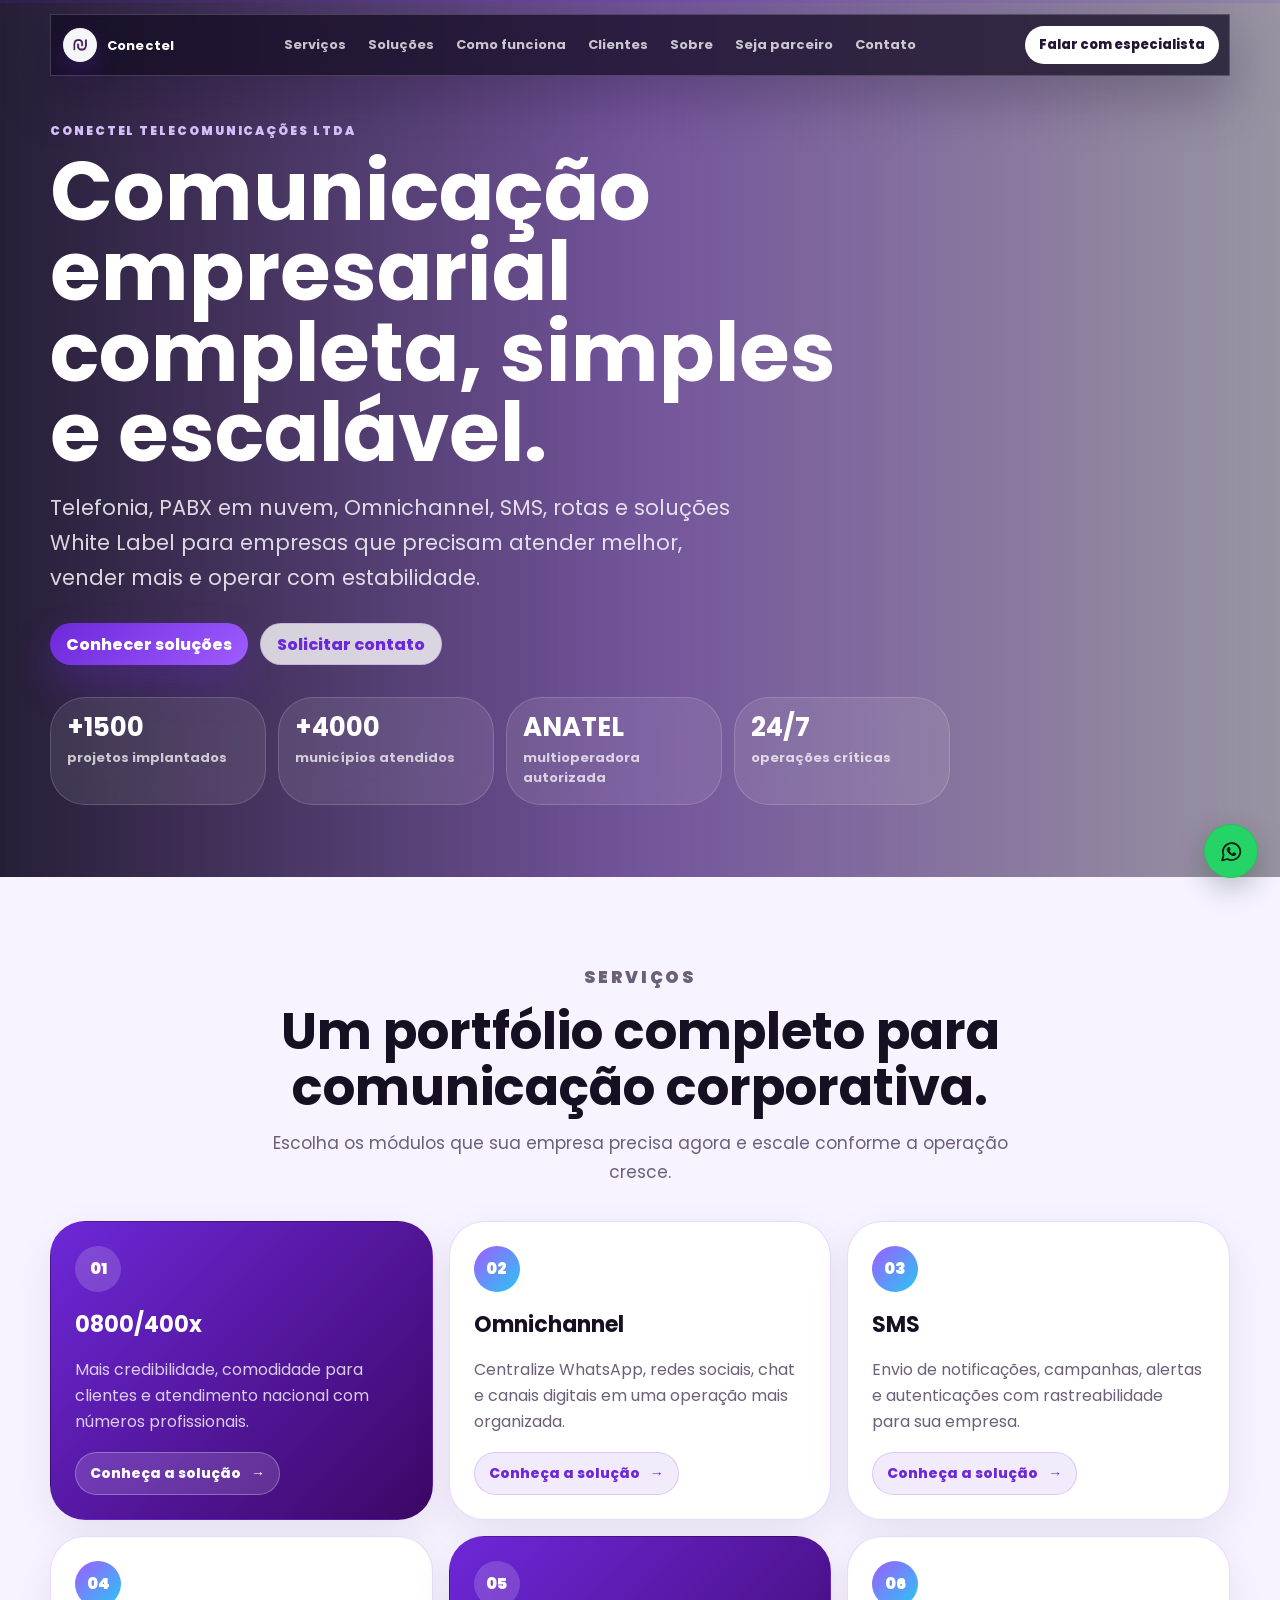
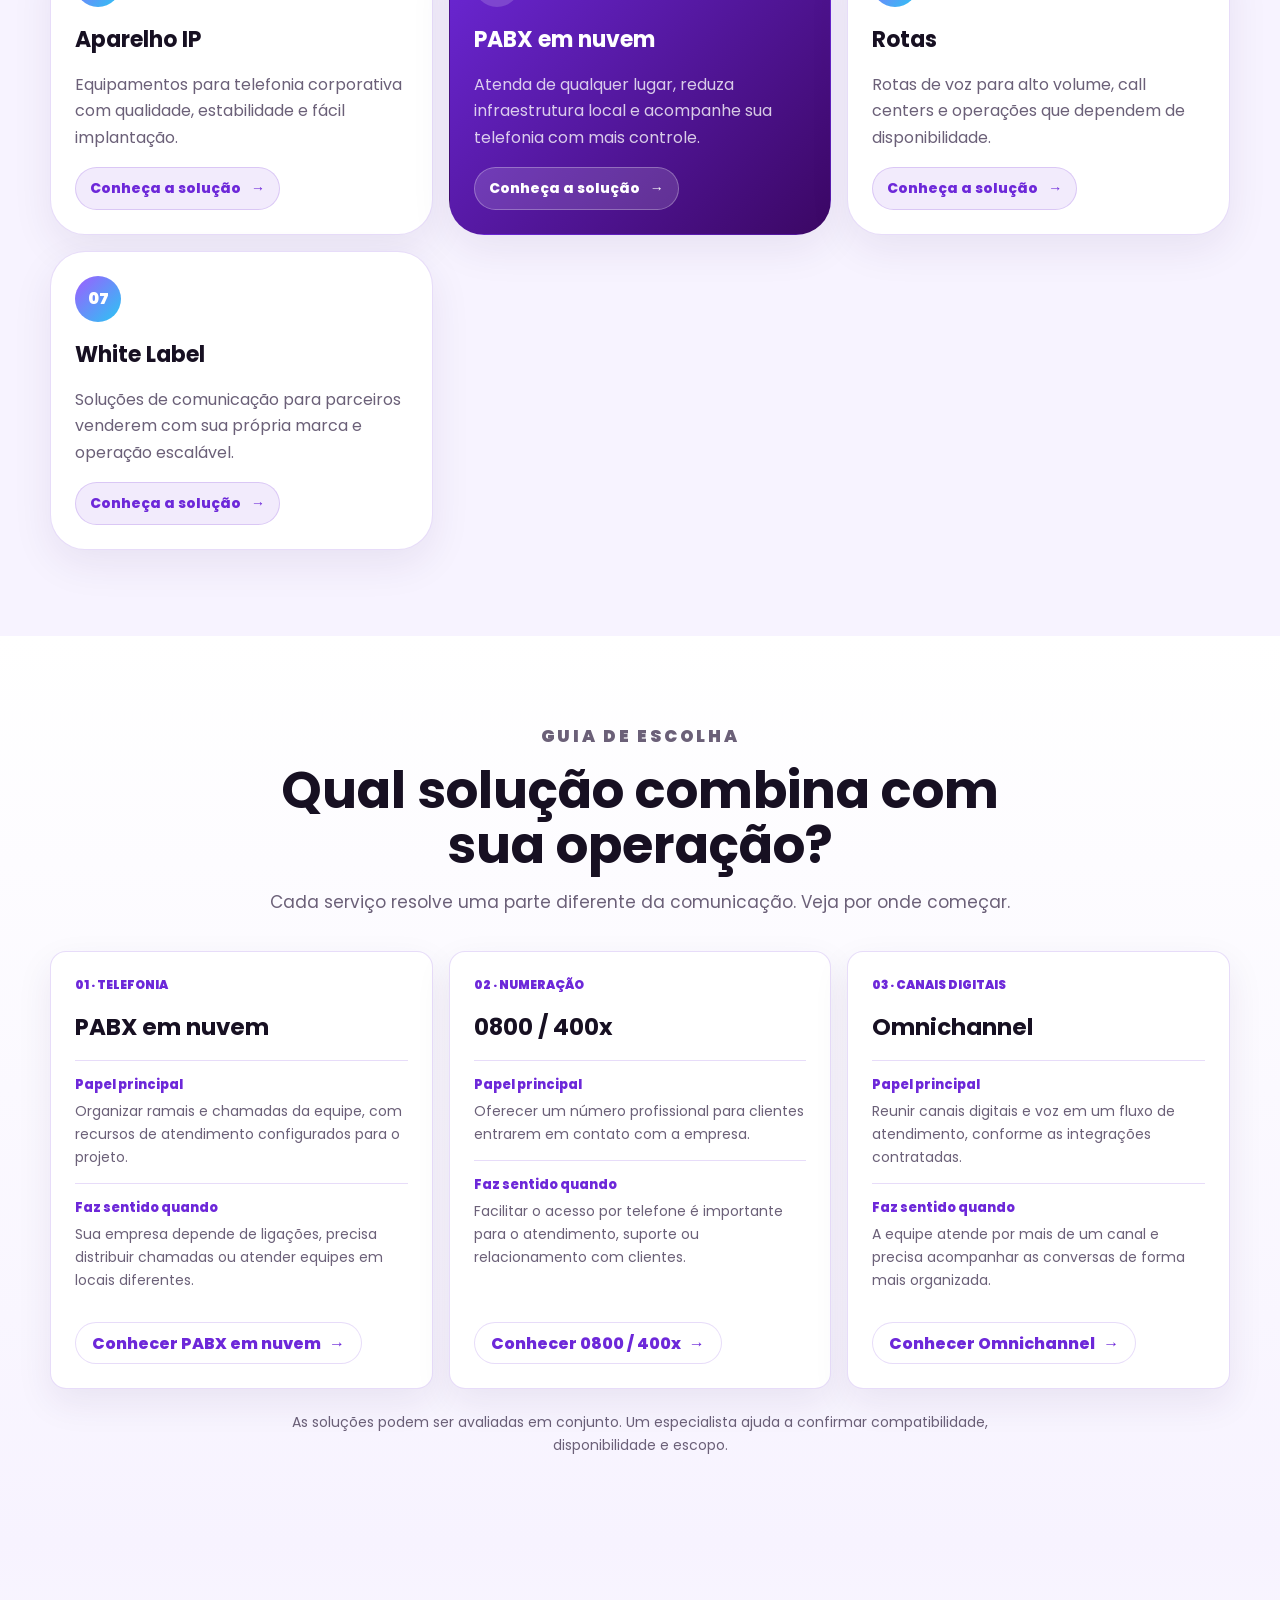
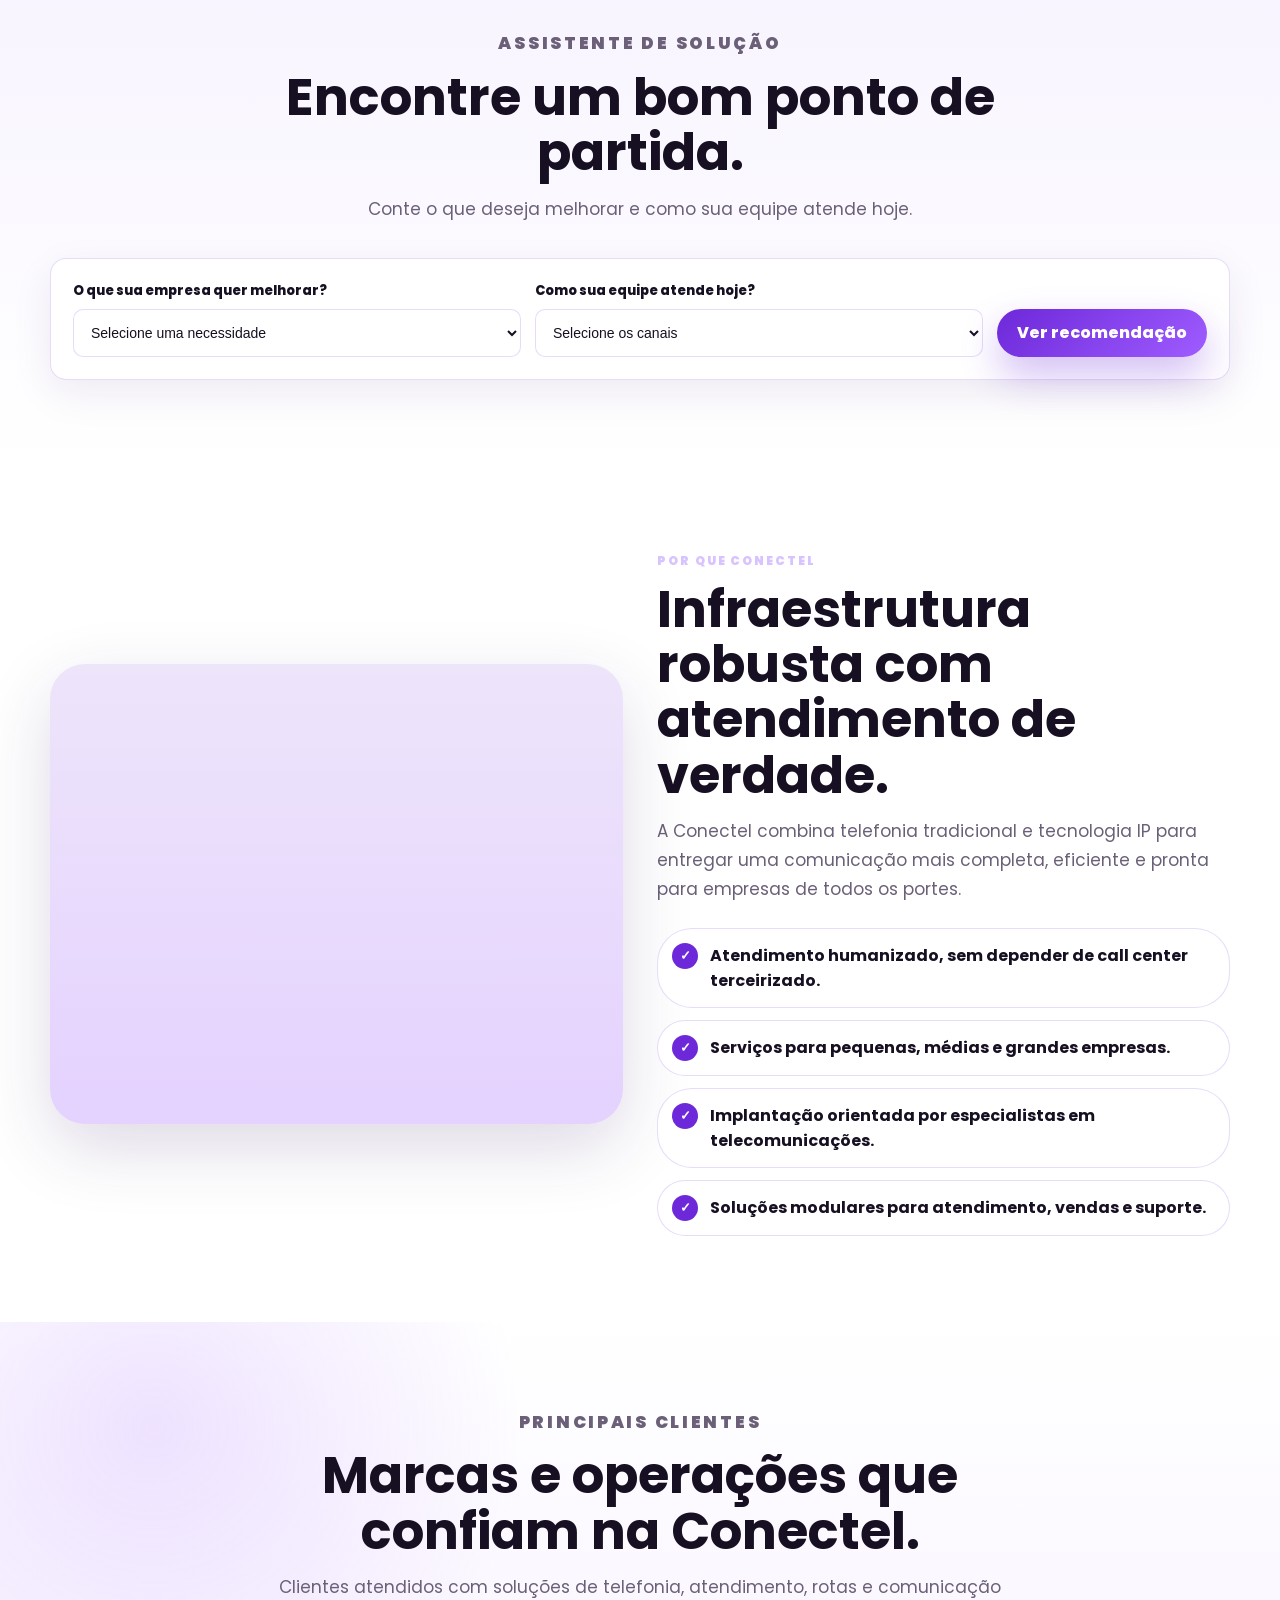
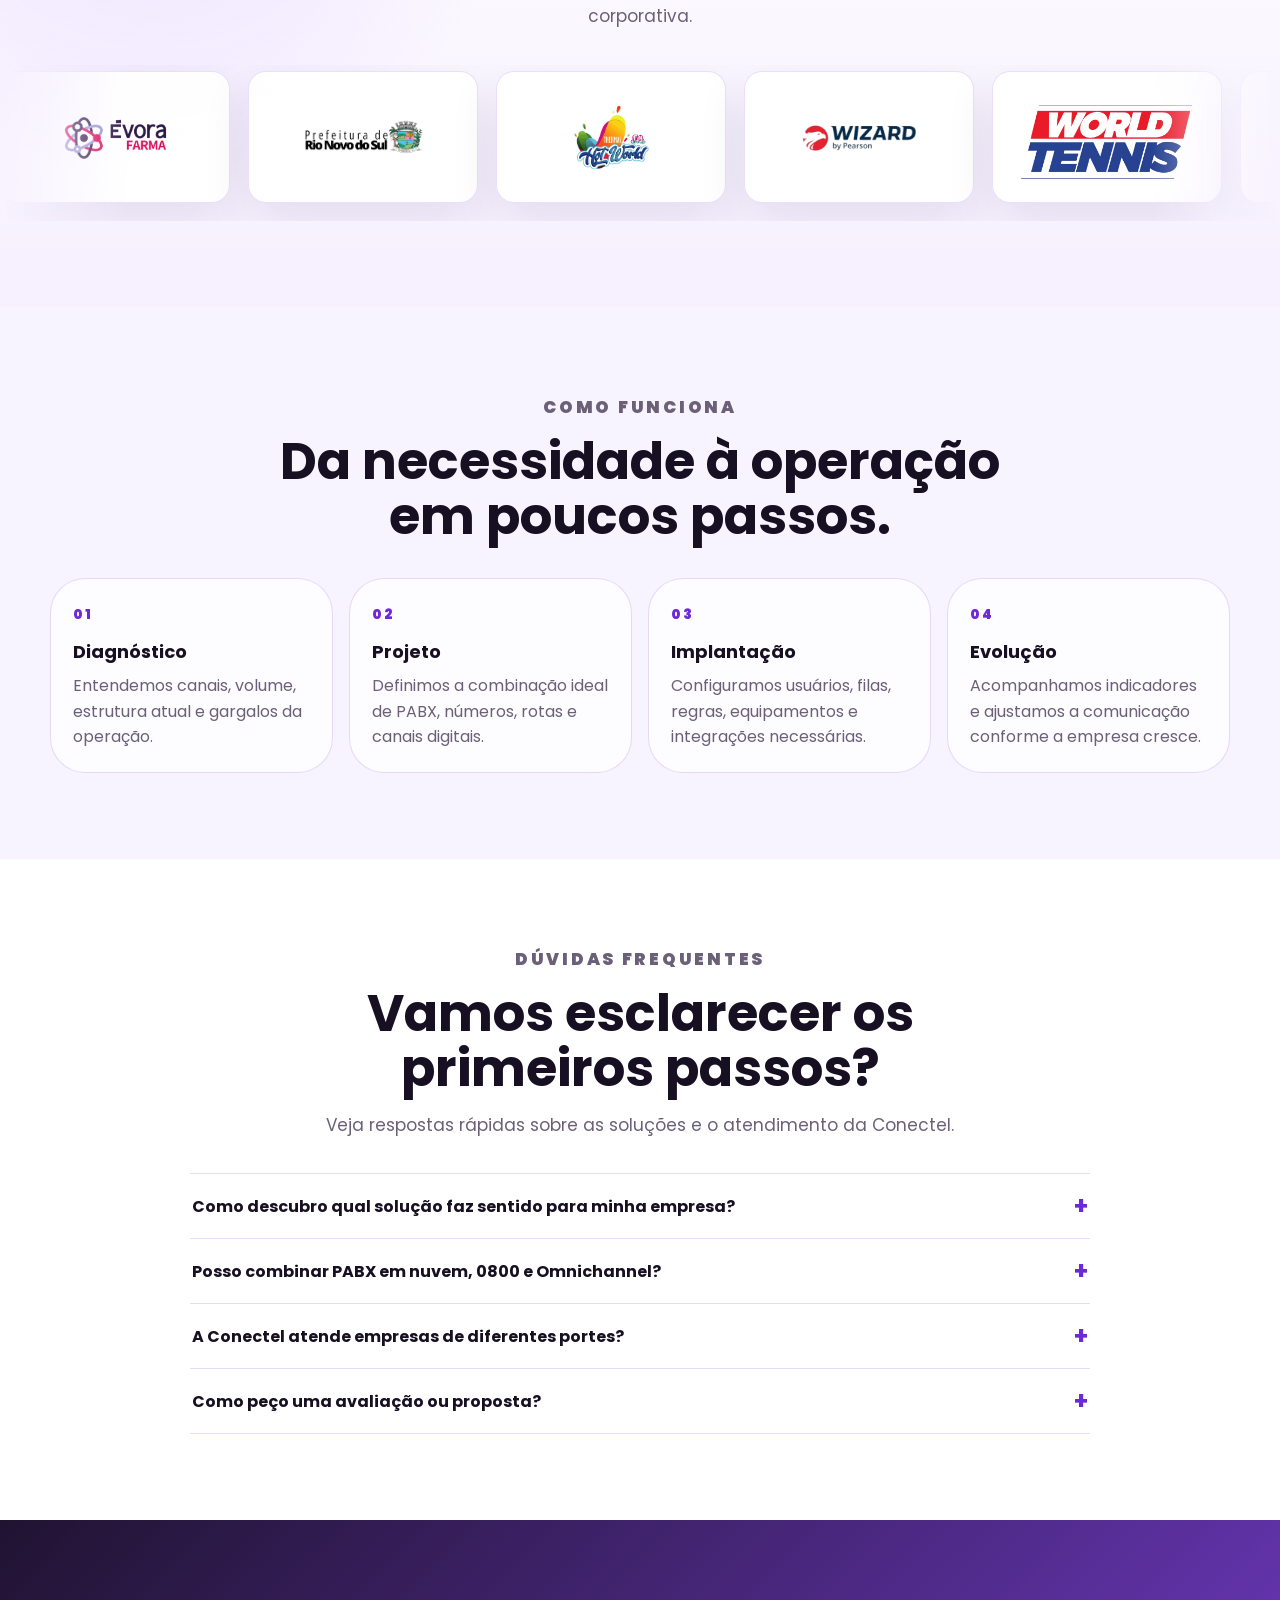
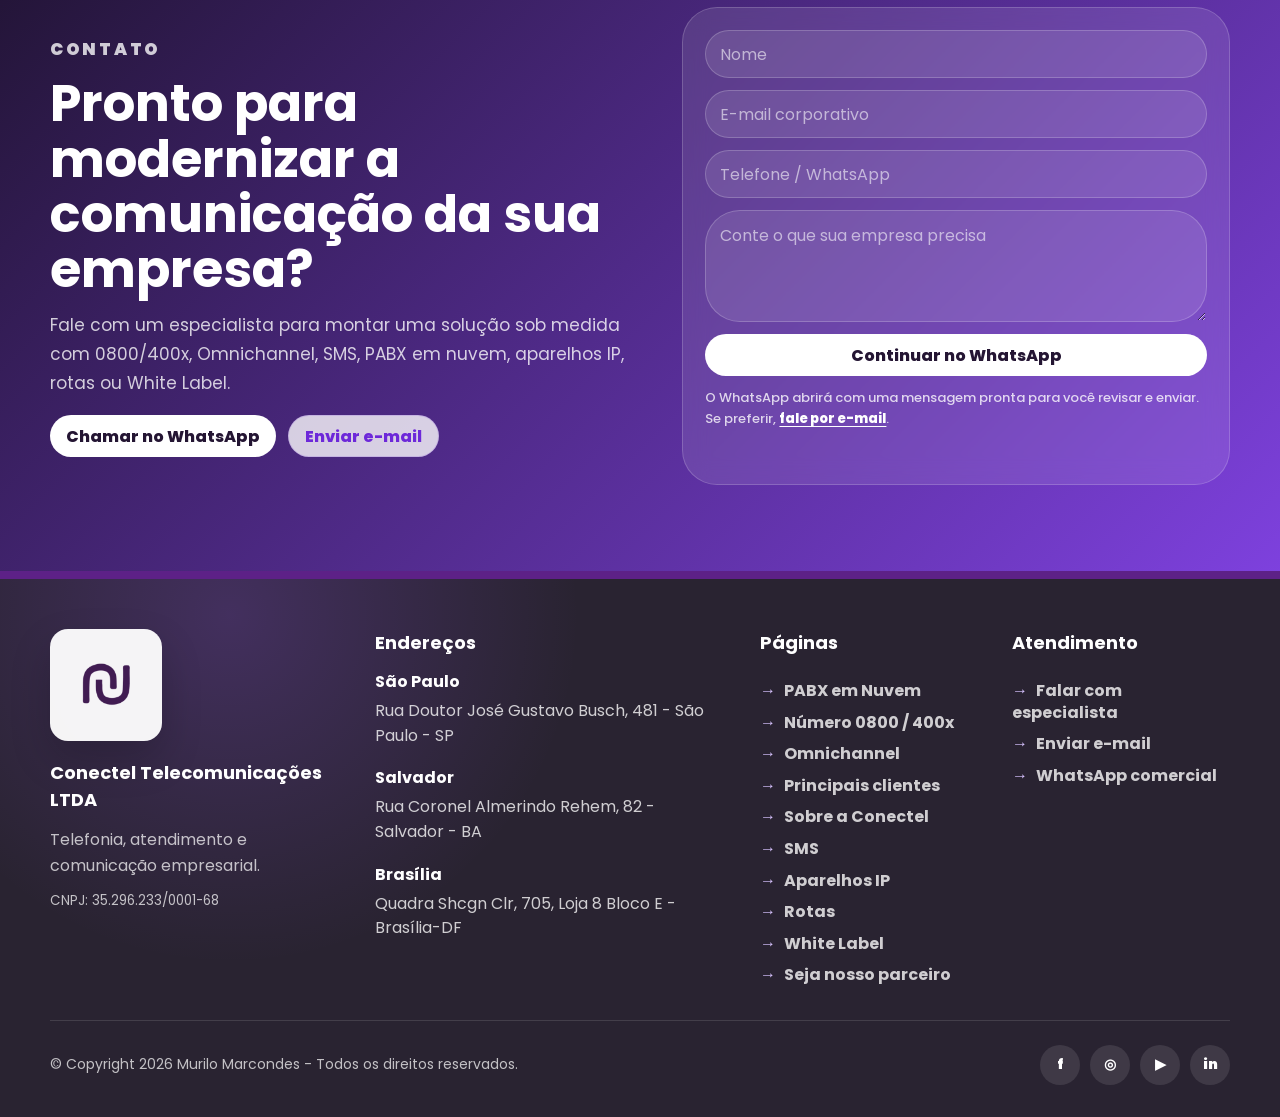
<file: index.html>
<!DOCTYPE html>
<html lang="pt-BR">
<head>
  <meta charset="UTF-8">
  <meta name="viewport" content="width=device-width, initial-scale=1.0">
  <meta name="theme-color" content="#6d28d9">
  <meta name="description" content="Conectel Telecomunicações LTDA: telefonia, PABX em nuvem, 0800/400x, Omnichannel, SMS, aparelhos IP, rotas e White Label para empresas.">
  <title>Conectel Telecomunicações LTDA | Comunicação empresarial completa</title>
  <link rel="preconnect" href="https://fonts.googleapis.com">
  <link rel="preconnect" href="https://fonts.gstatic.com" crossorigin>
  <link href="https://fonts.googleapis.com/css2?family=Poppins:wght@400;500;600;700;800;900&display=swap" rel="stylesheet">
  <link rel="stylesheet" href="css/styles.css">
</head>
<body>
  <header class="site-header">
    <nav class="nav" aria-label="Navegação principal">
      <a class="brand" href="#topo">
        <img class="brand-logo" src="assets/logo-conectel.png" alt="Conectel Telecomunicações LTDA"><span class="brand-text"><strong>Conectel</strong></span>
      </a>

      <button class="nav-toggle" id="navToggle" type="button" aria-label="Abrir menu" aria-expanded="false">
        <span></span>
        <span></span>
        <span></span>
      </button>

      <div class="nav-links" id="navLinks">
        <a href="#servicos">Serviços</a>
        <a href="#solucoes">Soluções</a>
        <a href="#processo">Como funciona</a>
        <a href="#clientes">Clientes</a><a href="sobre.html">Sobre</a>
        <a href="#parceiro">Seja parceiro</a>
        <a href="#contato">Contato</a>
      </div>

      <a class="btn btn-light nav-cta" href="#contato">Falar com especialista</a>
    </nav>
  </header>

  <main id="topo">
    <section class="hero">
      <div class="hero-inner">
        <div>
          <p class="eyebrow">Conectel Telecomunicações LTDA</p>
          <h1>Comunicação empresarial completa, simples e escalável.</h1>
          <p class="hero-copy">Telefonia, PABX em nuvem, Omnichannel, SMS, rotas e soluções White Label para empresas que precisam atender melhor, vender mais e operar com estabilidade.</p>
          <div class="hero-actions">
            <a class="btn btn-primary" href="#servicos">Conhecer soluções</a>
            <a class="btn btn-soft" href="#contato">Solicitar contato</a>
          </div>
        </div>

        <div class="hero-metrics" aria-label="Destaques Conectel">
          <article class="hero-metric"><strong>+1500</strong><span>projetos implantados</span></article>
          <article class="hero-metric"><strong>+4000</strong><span>municípios atendidos</span></article>
          <article class="hero-metric"><strong>ANATEL</strong><span>multioperadora autorizada</span></article>
          <article class="hero-metric"><strong>24/7</strong><span>operações críticas</span></article>
        </div>
      </div>
    </section>

    <section class="section" id="servicos">
      <div class="container">
        <div class="section-head center">
          <p class="eyebrow">Serviços</p>
          <h2>Um portfólio completo para comunicação corporativa.</h2>
          <p>Escolha os módulos que sua empresa precisa agora e escale conforme a operação cresce.</p>
        </div>

        <div class="service-grid">
          <a class="service-card featured" href="0800-400x.html" aria-label="Conheça a solução 0800/400x">
            <span class="service-icon">01</span>
            <h3>0800/400x</h3>
            <p>Mais credibilidade, comodidade para clientes e atendimento nacional com números profissionais.</p><span class="service-more">Conheça a solução <span aria-hidden="true">→</span></span>
          </a>
          <a class="service-card" href="omnichannel.html" aria-label="Conheça a solução Omnichannel">
            <span class="service-icon">02</span>
            <h3>Omnichannel</h3>
            <p>Centralize WhatsApp, redes sociais, chat e canais digitais em uma operação mais organizada.</p><span class="service-more">Conheça a solução <span aria-hidden="true">→</span></span>
          </a>
          <a class="service-card" href="sms.html" aria-label="Conheça a solução SMS">
            <span class="service-icon">03</span>
            <h3>SMS</h3>
            <p>Envio de notificações, campanhas, alertas e autenticações com rastreabilidade para sua empresa.</p><span class="service-more">Conheça a solução <span aria-hidden="true">→</span></span>
          </a>
          <a class="service-card" href="aparelho-ip.html" aria-label="Conheça a solução Aparelho IP">
            <span class="service-icon">04</span>
            <h3>Aparelho IP</h3>
            <p>Equipamentos para telefonia corporativa com qualidade, estabilidade e fácil implantação.</p><span class="service-more">Conheça a solução <span aria-hidden="true">→</span></span>
          </a>
          <a class="service-card featured" href="pabx-em-nuvem.html" aria-label="Conheça a solução PABX em nuvem">
            <span class="service-icon">05</span>
            <h3>PABX em nuvem</h3>
            <p>Atenda de qualquer lugar, reduza infraestrutura local e acompanhe sua telefonia com mais controle.</p><span class="service-more">Conheça a solução <span aria-hidden="true">→</span></span>
          </a>
          <a class="service-card" href="rotas.html" aria-label="Conheça a solução Rotas">
            <span class="service-icon">06</span>
            <h3>Rotas</h3>
            <p>Rotas de voz para alto volume, call centers e operações que dependem de disponibilidade.</p><span class="service-more">Conheça a solução <span aria-hidden="true">→</span></span>
          </a>
          <a class="service-card" href="white-label.html" aria-label="Conheça a solução White Label">
            <span class="service-icon">07</span>
            <h3>White Label</h3>
            <p>Soluções de comunicação para parceiros venderem com sua própria marca e operação escalável.</p><span class="service-more">Conheça a solução <span aria-hidden="true">→</span></span>
          </a>
        </div>
      </div>
    </section>

    <section class="section solution-fit" id="comparar-solucoes">
      <div class="container">
        <div class="section-head center">
          <p class="eyebrow">Guia de escolha</p>
          <h2>Qual solu&ccedil;&atilde;o combina com sua opera&ccedil;&atilde;o?</h2>
          <p>Cada servi&ccedil;o resolve uma parte diferente da comunica&ccedil;&atilde;o. Veja por onde come&ccedil;ar.</p>
        </div>
        <div class="solution-fit-grid">
          <a class="solution-fit-card" href="pabx-em-nuvem.html" aria-label="Conheca PABX em nuvem">
            <span class="solution-fit-index">01 &middot; TELEFONIA</span>
            <h3>PABX em nuvem</h3>
            <dl>
              <div><dt>Papel principal</dt><dd>Organizar ramais e chamadas da equipe, com recursos de atendimento configurados para o projeto.</dd></div>
              <div><dt>Faz sentido quando</dt><dd>Sua empresa depende de liga&ccedil;&otilde;es, precisa distribuir chamadas ou atender equipes em locais diferentes.</dd></div>
            </dl>
            <span class="btn btn-soft">Conhecer PABX em nuvem <span aria-hidden="true">&rarr;</span></span>
          </a>
          <a class="solution-fit-card" href="0800-400x.html" aria-label="Conheca 0800 / 400x">
            <span class="solution-fit-index">02 &middot; NUMERA&Ccedil;&Atilde;O</span>
            <h3>0800 / 400x</h3>
            <dl>
              <div><dt>Papel principal</dt><dd>Oferecer um n&uacute;mero profissional para clientes entrarem em contato com a empresa.</dd></div>
              <div><dt>Faz sentido quando</dt><dd>Facilitar o acesso por telefone &eacute; importante para o atendimento, suporte ou relacionamento com clientes.</dd></div>
            </dl>
            <span class="btn btn-soft">Conhecer 0800 / 400x <span aria-hidden="true">&rarr;</span></span>
          </a>
          <a class="solution-fit-card" href="omnichannel.html" aria-label="Conheca Omnichannel">
            <span class="solution-fit-index">03 &middot; CANAIS DIGITAIS</span>
            <h3>Omnichannel</h3>
            <dl>
              <div><dt>Papel principal</dt><dd>Reunir canais digitais e voz em um fluxo de atendimento, conforme as integra&ccedil;&otilde;es contratadas.</dd></div>
              <div><dt>Faz sentido quando</dt><dd>A equipe atende por mais de um canal e precisa acompanhar as conversas de forma mais organizada.</dd></div>
            </dl>
            <span class="btn btn-soft">Conhecer Omnichannel <span aria-hidden="true">&rarr;</span></span>
          </a>
        </div>
        <p class="solution-fit-note">As solu&ccedil;&otilde;es podem ser avaliadas em conjunto. Um especialista ajuda a confirmar compatibilidade, disponibilidade e escopo.</p>
      </div>
    </section>
    <section class="section solution-finder" id="assistente">
      <div class="container">
        <div class="section-head center">
          <p class="eyebrow">ASSISTENTE DE SOLU&Ccedil;&Atilde;O</p>
          <h2>Encontre um bom ponto de partida.</h2>
          <p>Conte o que deseja melhorar e como sua equipe atende hoje.</p>
        </div>
        <form class="solution-finder-form" id="solutionFinder">
          <label for="solutionNeed">
            O que sua empresa quer melhorar?
            <select id="solutionNeed" name="need" required>
              <option value="">Selecione uma necessidade</option>
              <option value="pabx-em-nuvem">Organizar ramais e chamadas</option>
              <option value="0800-400x">Oferecer um n&uacute;mero profissional de contato</option>
              <option value="omnichannel">Unir canais digitais e voz</option>
              <option value="sms">Enviar avisos e atualiza&ccedil;&otilde;es por SMS</option>
              <option value="aparelho-ip">Equipar mesas e pontos de atendimento</option>
              <option value="rotas">Organizar chamadas de alto volume</option>
              <option value="white-label">Oferecer telecom com minha marca</option>
            </select>
          </label>
          <label for="solutionChannels">
            Como sua equipe atende hoje?
            <select id="solutionChannels" name="channels" required>
              <option value="">Selecione os canais</option>
              <option value="voz">Principalmente por telefone</option>
              <option value="digital">Principalmente por canais digitais</option>
              <option value="voz-digital">Por telefone e canais digitais</option>
              <option value="sms">Tamb&eacute;m usa SMS</option>
              <option value="definindo">Ainda estou definindo</option>
            </select>
          </label>
          <button class="btn btn-primary" type="submit">Ver recomenda&ccedil;&atilde;o</button>
        </form>
        <div class="solution-recommendation" id="solutionRecommendation" aria-live="polite" hidden>
          <div>
            <p class="eyebrow">UM PONTO DE PARTIDA</p>
            <h3 id="solutionRecommendationTitle"></h3>
            <p id="solutionRecommendationCopy"></p>
          </div>
          <div class="solution-recommendation-actions">
            <a class="btn btn-primary" id="solutionProductLink" href="#">Conhecer solu&ccedil;&atilde;o</a>
            <a class="btn btn-soft" id="solutionContactLink" href="#contato">Falar com especialista</a>
          </div>
          <small>A recomenda&ccedil;&atilde;o &eacute; inicial. Compatibilidade, disponibilidade e escopo s&atilde;o avaliados com a equipe.</small>
        </div>
      </div>
    </section>
    <section class="section alt" id="solucoes">
      <div class="container solution-band">
        <div class="solution-media" aria-label="Comunicação Conectel"></div>
        <div>
          <p class="eyebrow">Por que Conectel</p>
          <h2>Infraestrutura robusta com atendimento de verdade.</h2>
          <p class="muted-copy">A Conectel combina telefonia tradicional e tecnologia IP para entregar uma comunicação mais completa, eficiente e pronta para empresas de todos os portes.</p>
          <div class="check-list">
            <div class="check-item"><span>✓</span>Atendimento humanizado, sem depender de call center terceirizado.</div>
            <div class="check-item"><span>✓</span>Serviços para pequenas, médias e grandes empresas.</div>
            <div class="check-item"><span>✓</span>Implantação orientada por especialistas em telecomunicações.</div>
            <div class="check-item"><span>✓</span>Soluções modulares para atendimento, vendas e suporte.</div>
          </div>
        </div>
      </div>
    </section>

    <section class="section clients-section" id="clientes">
      <div class="container">
        <div class="section-head center">
          <p class="eyebrow">Principais clientes</p>
          <h2>Marcas e operações que confiam na Conectel.</h2>
          <p>Clientes atendidos com soluções de telefonia, atendimento, rotas e comunicação corporativa.</p>
        </div>
      </div>

      <div class="clients-marquee" aria-label="Carrossel de principais clientes">
        <div class="clients-track">
          <article class="client-logo-card"><img src="assets/logo-evora-farma-cliente-conectel.png-341x300.png" alt="Évora Farma"></article>
          <article class="client-logo-card"><img src="assets/logo-prefeitura-rio-novo-do-sul-cliente-conectel.png-341x300.png-341x300.png" alt="Prefeitura de Rio Novo do Sul"></article>
          <article class="client-logo-card"><img src="assets/logo-thermas-hot-world-cliente-conectel.png-341x300.png-341x300.png" alt="Thermas Hot World"></article>
          <article class="client-logo-card"><img src="assets/logo-wizard-cliente-conectel.png-341x300.png" alt="Wizard"></article>
          <article class="client-logo-card"><img src="assets/Logo-World-Tennis.jpg" alt="World Tennis"></article>
          <article class="client-logo-card"><img src="assets/logo-light-C43LFB4u.png" alt="World Tennis"></article>
          <article class="client-logo-card"><img src="assets/e64e81253487787.Y3JvcCw4MDgsNjMyLDAsMA.png" alt="World Tennis"></article>
          <article class="client-logo-card"><img src="assets/logo-evora-farma-cliente-conectel.png-341x300.png" alt="Évora Farma"></article>
          <article class="client-logo-card"><img src="assets/logo-prefeitura-rio-novo-do-sul-cliente-conectel.png-341x300.png-341x300.png" alt="Prefeitura de Rio Novo do Sul"></article>
          <article class="client-logo-card"><img src="assets/logo-thermas-hot-world-cliente-conectel.png-341x300.png-341x300.png" alt="Thermas Hot World"></article>
          <article class="client-logo-card"><img src="assets/logo-wizard-cliente-conectel.png-341x300.png" alt="Wizard"></article>
          <article class="client-logo-card"><img src="assets/Logo-World-Tennis.jpg" alt="World Tennis"></article>
          <article class="client-logo-card"><img src="assets/logo-light-C43LFB4u.png" alt="World Tennis"></article>
          <article class="client-logo-card"><img src="assets/e64e81253487787.Y3JvcCw4MDgsNjMyLDAsMA.png" alt="World Tennis"></article>
        </div>
      </div>
    </section>
    <section class="section" id="processo">
      <div class="container">
        <div class="section-head center">
          <p class="eyebrow">Como funciona</p>
          <h2>Da necessidade à operação em poucos passos.</h2>
        </div>

        <div class="steps">
          <article class="step"><small>01</small><strong>Diagnóstico</strong><p>Entendemos canais, volume, estrutura atual e gargalos da operação.</p></article>
          <article class="step"><small>02</small><strong>Projeto</strong><p>Definimos a combinação ideal de PABX, números, rotas e canais digitais.</p></article>
          <article class="step"><small>03</small><strong>Implantação</strong><p>Configuramos usuários, filas, regras, equipamentos e integrações necessárias.</p></article>
          <article class="step"><small>04</small><strong>Evolução</strong><p>Acompanhamos indicadores e ajustamos a comunicação conforme a empresa cresce.</p></article>
        </div>
      </div>
    </section>

    <section class="section faq-section" id="duvidas">
      <div class="container home-faq">
        <div class="section-head center">
          <p class="eyebrow">D&Uacute;VIDAS FREQUENTES</p>
          <h2>Vamos esclarecer os primeiros passos?</h2>
          <p>Veja respostas r&aacute;pidas sobre as solu&ccedil;&otilde;es e o atendimento da Conectel.</p>
        </div>
        <div class="faq-list">
          <details class="faq-item">
            <summary>Como descubro qual solu&ccedil;&atilde;o faz sentido para minha empresa?</summary>
            <p>Conte ao nosso time como sua empresa atende hoje, quais canais utiliza e onde est&atilde;o os principais desafios. Um especialista pode avaliar o cen&aacute;rio e indicar por onde come&ccedil;ar.</p>
          </details>
          <details class="faq-item">
            <summary>Posso combinar PABX em nuvem, 0800 e Omnichannel?</summary>
            <p>Sim. As solu&ccedil;&otilde;es podem ser avaliadas em conjunto. Compatibilidade, recursos e escopo s&atilde;o definidos conforme as necessidades do projeto.</p>
          </details>
          <details class="faq-item">
            <summary>A Conectel atende empresas de diferentes portes?</summary>
            <p>As solu&ccedil;&otilde;es podem ser dimensionadas para diferentes opera&ccedil;&otilde;es. A equipe avalia estrutura, volume e requisitos antes de propor um projeto.</p>
          </details>
          <details class="faq-item">
            <summary>Como pe&ccedil;o uma avalia&ccedil;&atilde;o ou proposta?</summary>
            <p>Use o formul&aacute;rio de contato ou fale pelo WhatsApp. Informe a solu&ccedil;&atilde;o de interesse e um especialista dar&aacute; continuidade ao atendimento.</p>
          </details>
        </div>
      </div>
    </section>

    <section class="section contact-section" id="contato"><span id="parceiro" class="anchor-offset"></span>
      <div class="container contact-panel">
        <div>
          <p class="eyebrow">Contato</p>
          <h2>Pronto para modernizar a comunicação da sua empresa?</h2>
          <p>Fale com um especialista para montar uma solução sob medida com 0800/400x, Omnichannel, SMS, PABX em nuvem, aparelhos IP, rotas ou White Label.</p>
          <div class="hero-actions">
            <a class="btn btn-light" href="https://wa.me/5511999302690" target="_blank" rel="noopener">Chamar no WhatsApp</a>
            <a class="btn btn-soft" href="mailto:comercial@conecteltelecom.com.br">Enviar e-mail</a>
          </div>
        </div>

        <form class="lead-form" id="leadForm">
          <input id="leadProduct" name="product" type="hidden">
          <label class="sr-only" for="leadName">Nome</label>
          <input id="leadName" name="name" type="text" placeholder="Nome" autocomplete="name" required>
          <label class="sr-only" for="leadEmail">E-mail corporativo</label>
          <input id="leadEmail" name="email" type="email" placeholder="E-mail corporativo" autocomplete="email">
          <label class="sr-only" for="leadPhone">Telefone ou WhatsApp</label>
          <input id="leadPhone" name="phone" type="tel" placeholder="Telefone / WhatsApp" autocomplete="tel" required>
          <label class="sr-only" for="leadMessage">O que sua empresa precisa</label>
          <textarea id="leadMessage" name="message" placeholder="Conte o que sua empresa precisa" required></textarea>
          <button class="btn btn-light" type="submit">Continuar no WhatsApp</button>
          <small class="form-helper">O WhatsApp abrirá com uma mensagem pronta para você revisar e enviar. Se preferir, <a href="mailto:comercial@conecteltelecom.com.br">fale por e-mail</a>.</small>
          <small id="formFeedback" aria-live="polite"></small>
        </form>
      </div>
    </section>
  </main>

  <footer class="site-footer">
    <div class="footer-inner">
      <div class="footer-brand">
        <img src="assets/logo-conectel.png" alt="Conectel Telecomunicações LTDA">
        <div>
          <strong>Conectel Telecomunicações LTDA</strong>
          <span>Telefonia, atendimento e comunicação empresarial.</span>
          <small>CNPJ: 35.296.233/0001-68</small>
        </div>
      </div>

      <div class="footer-addresses">
        <h3>Endereços</h3>
        <p><strong>São Paulo</strong>Rua Doutor José Gustavo Busch, 481 - São Paulo - SP</p>
        <p><strong>Salvador</strong>Rua Coronel Almerindo Rehem, 82 - Salvador - BA</p>
        <p><strong>Brasília</strong>Quadra Shcgn Clr, 705, Loja 8 Bloco E - Brasília-DF</p>
      </div>

      <div class="footer-links">
        <h3>Páginas</h3>
        <a href="pabx-em-nuvem.html">PABX em Nuvem</a>
        <a href="0800-400x.html">Número 0800 / 400x</a>
        <a href="omnichannel.html">Omnichannel</a>
        <a href="#clientes">Principais clientes</a><a href="sobre.html">Sobre a Conectel</a><a href="sms.html">SMS</a><a href="aparelho-ip.html">Aparelhos IP</a><a href="rotas.html">Rotas</a><a href="white-label.html">White Label</a>
        <a href="#parceiro">Seja nosso parceiro</a>
      </div>

      <div class="footer-links">
        <h3>Atendimento</h3>
        <a href="#contato">Falar com especialista</a>
        <a href="mailto:comercial@conecteltelecom.com.br">Enviar e-mail</a>
        <a href="https://wa.me/5511999302690" target="_blank" rel="noopener">WhatsApp comercial</a>
      </div>
    </div>

    <div class="footer-bottom">
      <span>© Copyright 2026 Murilo Marcondes - Todos os direitos reservados.</span>
      <div class="footer-social" aria-label="Redes sociais">
        <a href="https://www.facebook.com/conecteltelecom" target="_blank" rel="noopener" aria-label="Facebook">f</a>
        <a href="https://www.instagram.com/conecteltelecom" target="_blank" rel="noopener" aria-label="Instagram">◎</a>
        <a href="https://www.youtube.com/@conecteltelecom" target="_blank" rel="noopener" aria-label="YouTube">▶</a>
        <a href="https://www.linkedin.com/company/conectel-telecom" target="_blank" rel="noopener" aria-label="LinkedIn">in</a>
      </div>
    </div>
  </footer>

  <script src="js/main.js"></script>
</body>
</html>
</file>
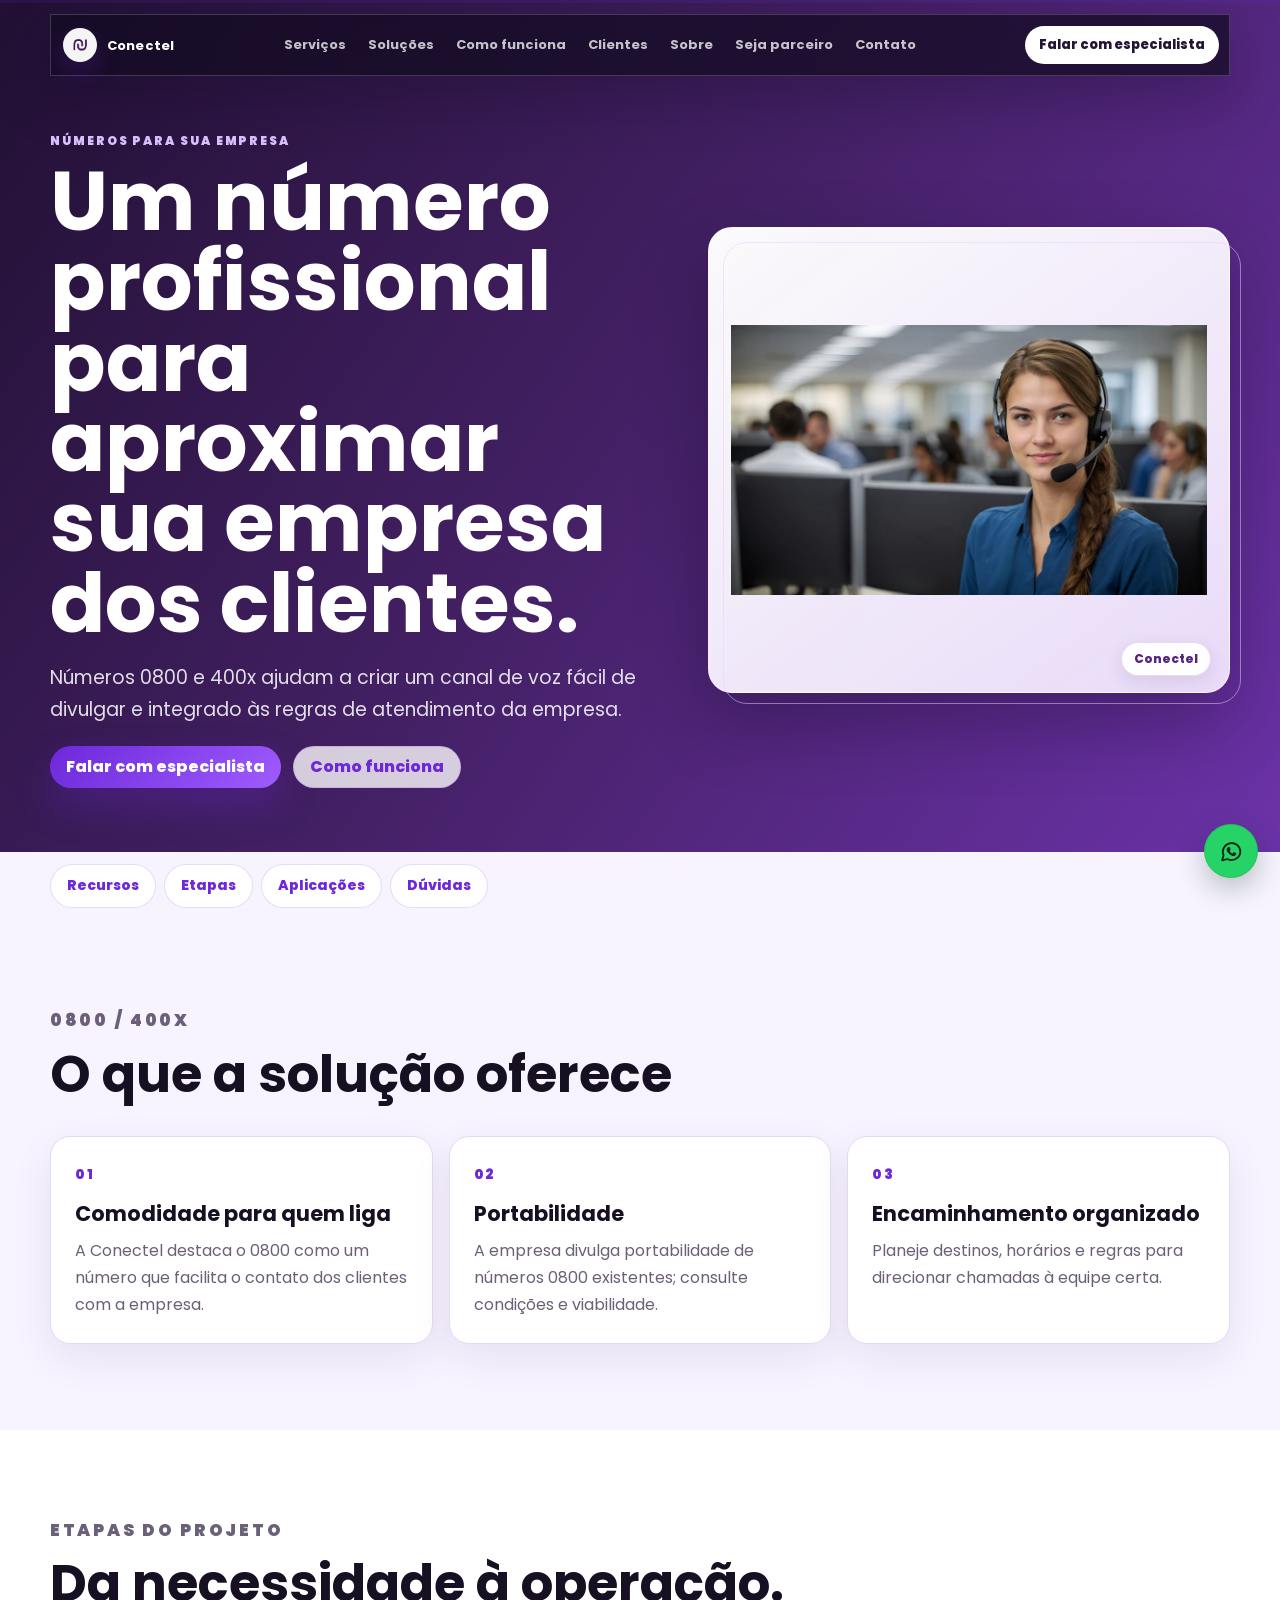
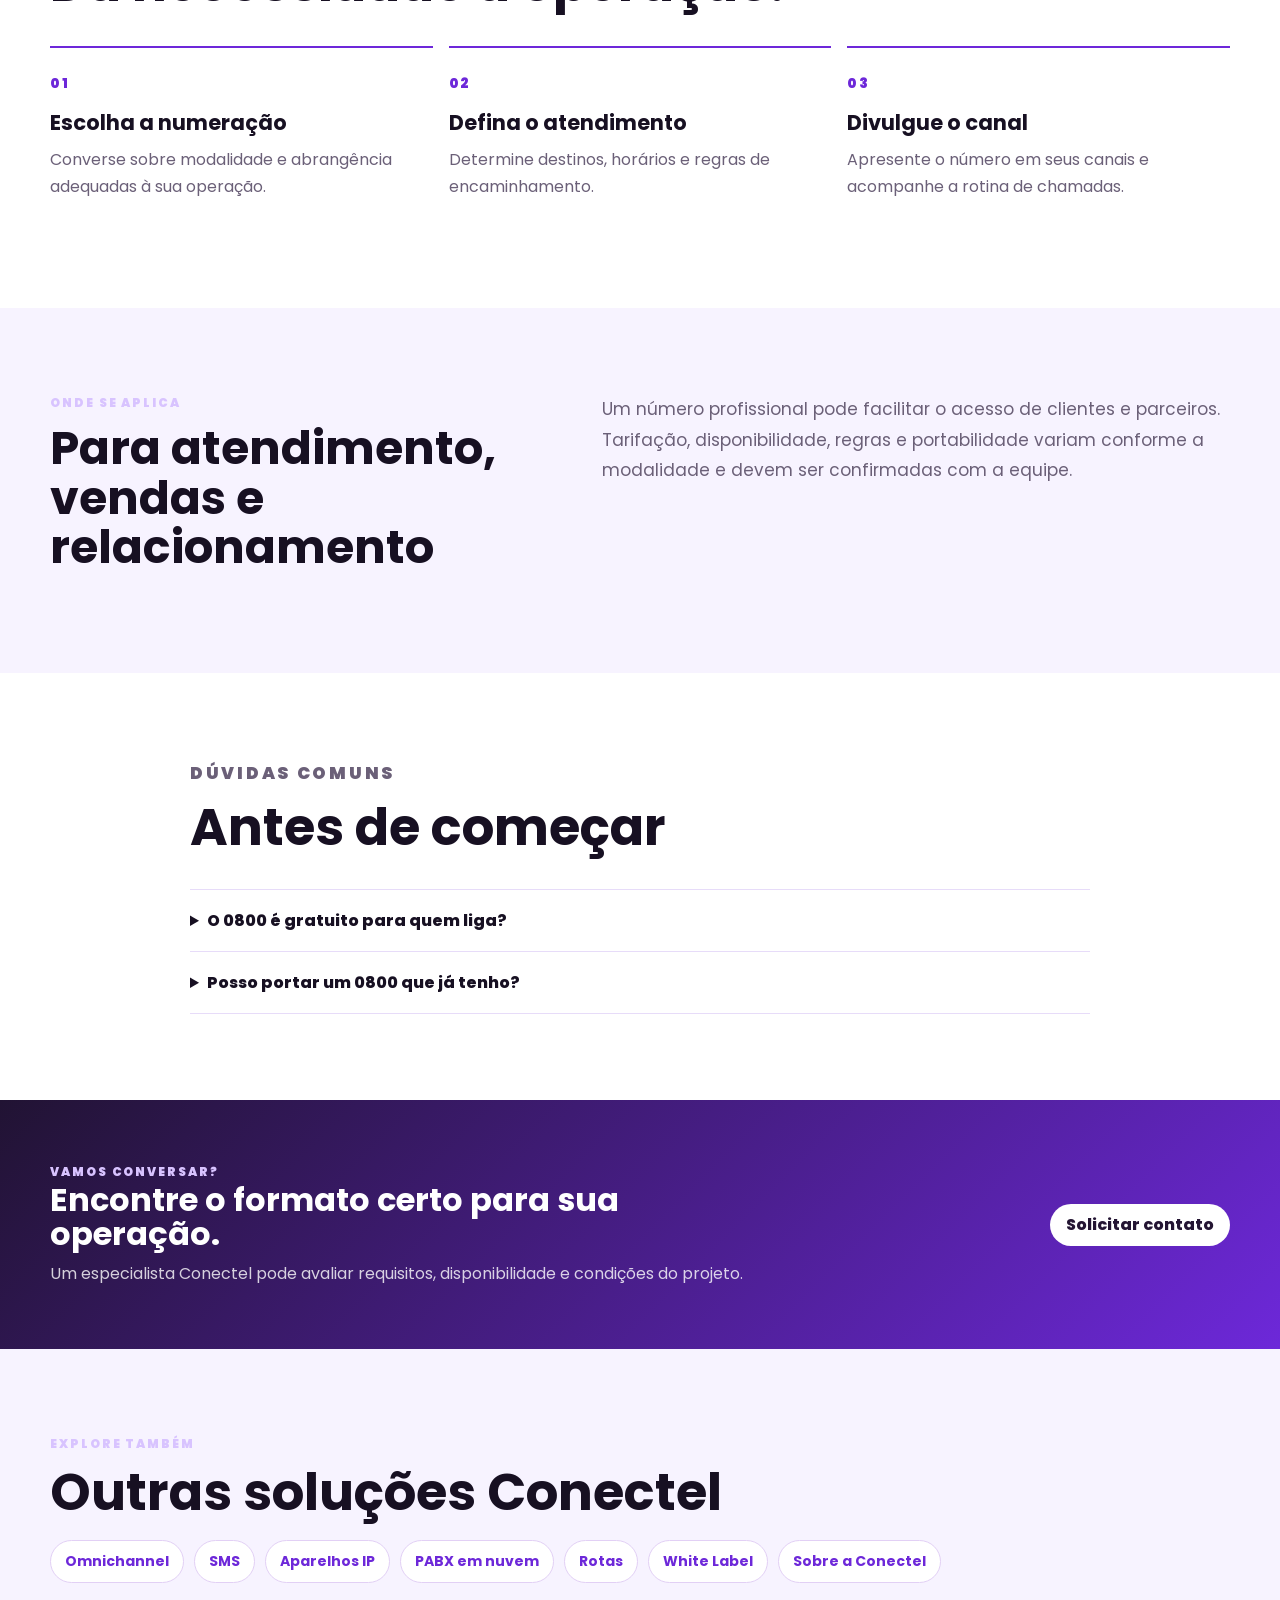
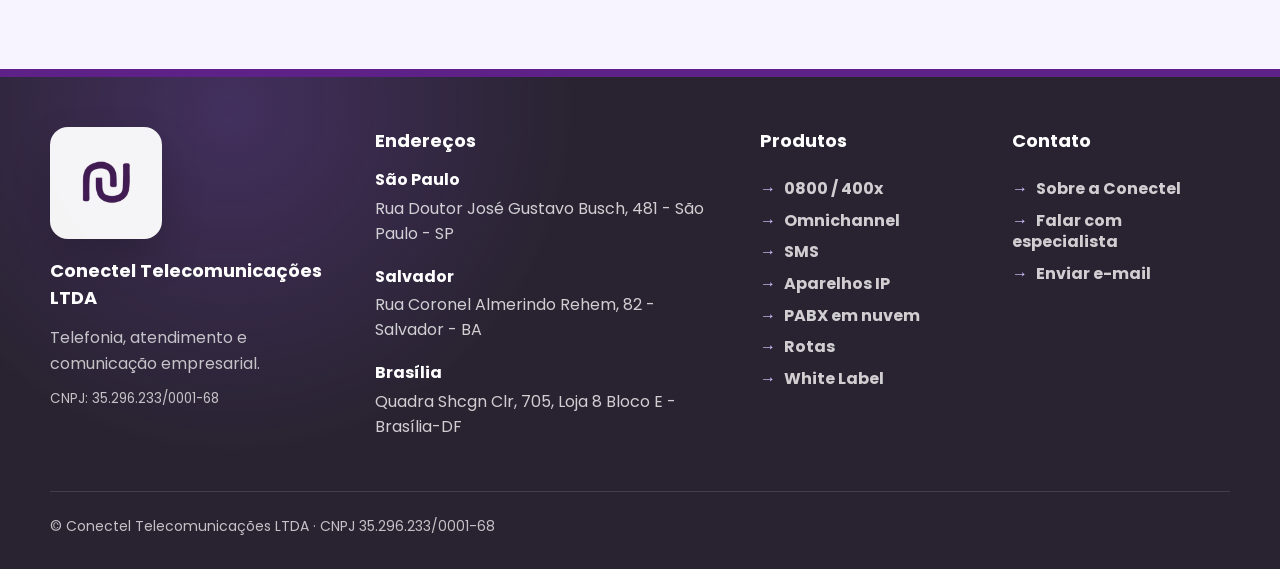
<file: 0800-400x.html>
<!doctype html>
<html lang="pt-BR">
<head>
<meta charset="UTF-8">
<meta name="viewport" content="width=device-width,initial-scale=1">
<meta name="theme-color" content="#6d28d9">
<meta name="description" content="Conheça os números 0800 e 400x da Conectel e facilite o contato dos clientes com sua empresa.">
<title>0800 / 400x | Conectel</title>
<link rel="preconnect" href="https://fonts.googleapis.com">
<link rel="preconnect" href="https://fonts.gstatic.com" crossorigin>
<link href="https://fonts.googleapis.com/css2?family=Poppins:wght@400;500;600;700;800;900&display=swap" rel="stylesheet">
<link rel="stylesheet" href="css/styles.css">
<link rel="stylesheet" href="css/product-pages.css">
</head>
<body><div data-product-page="0800-400x"></div><script src="js/product-pages.js"></script><script src="js/main.js"></script></body>
</html>
</file>
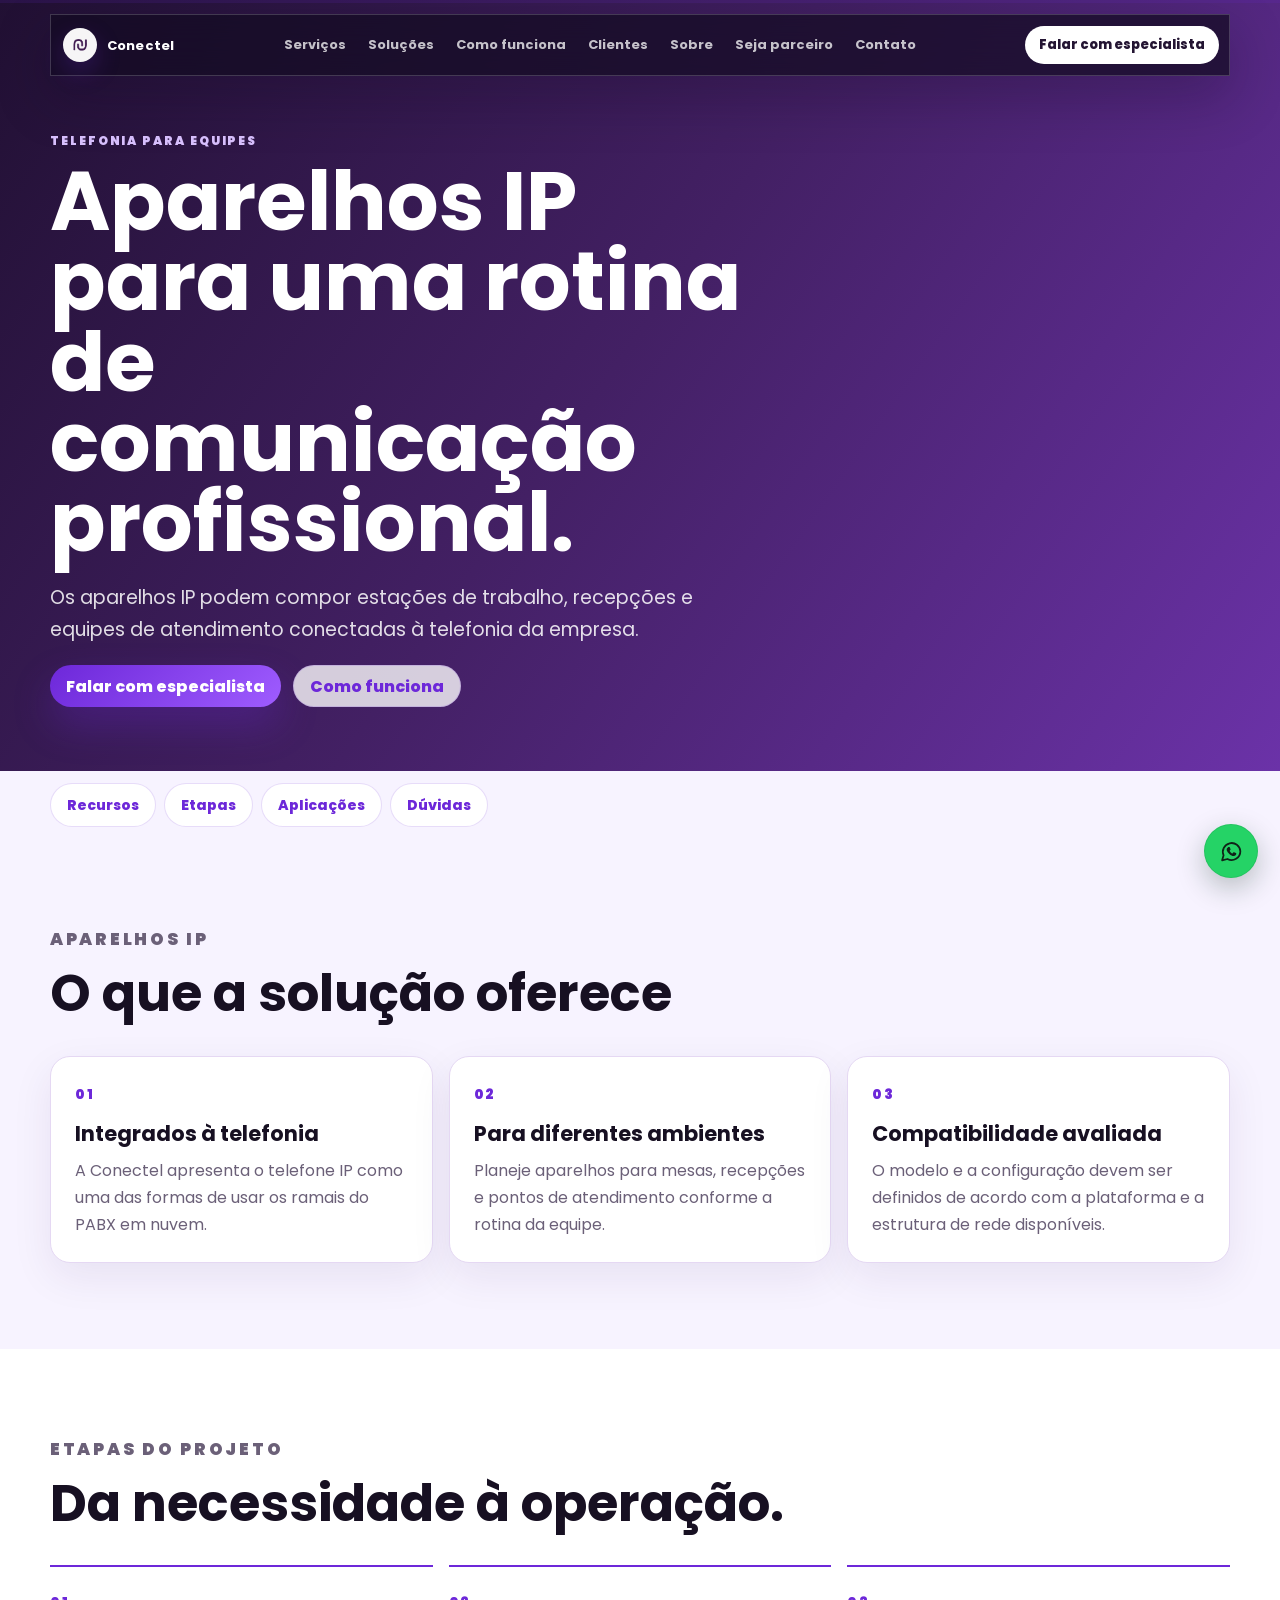
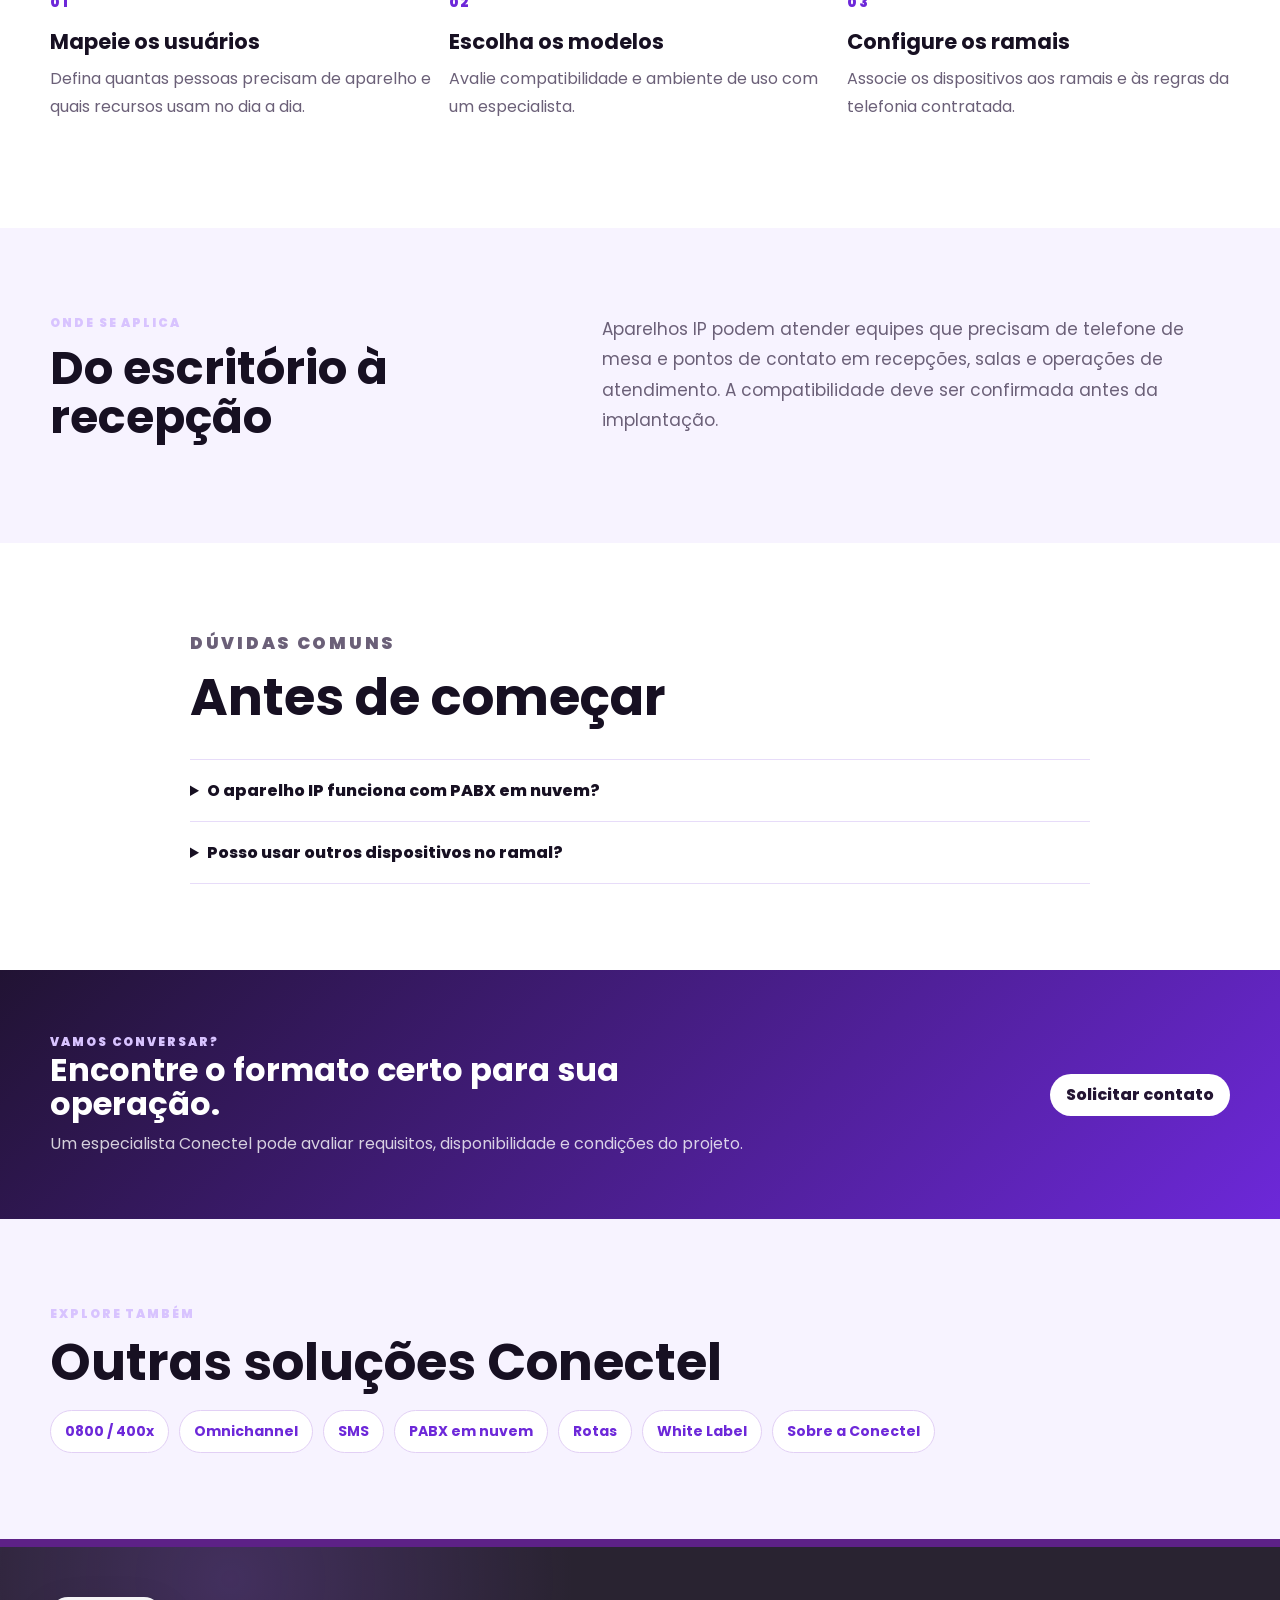
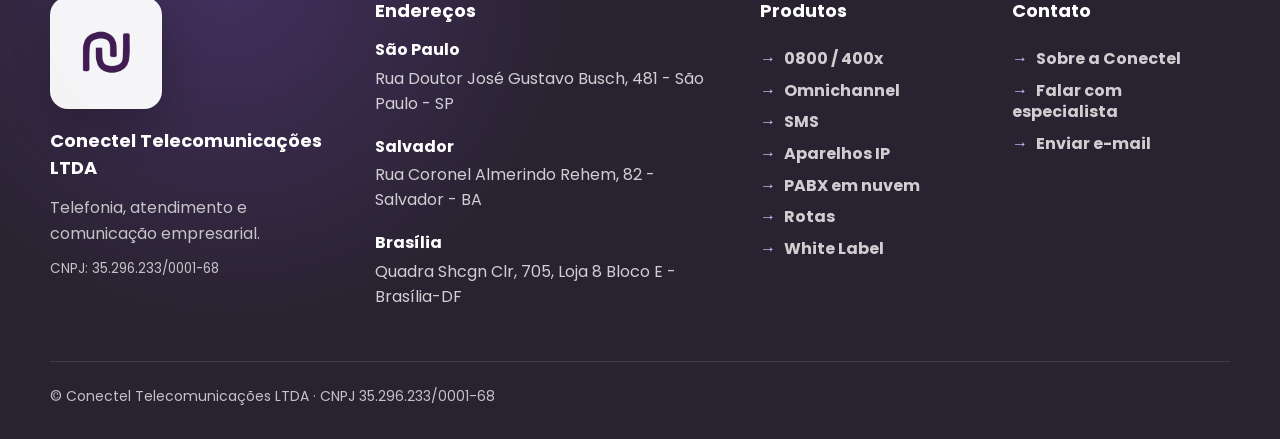
<file: aparelho-ip.html>
<!doctype html>
<html lang="pt-BR">
<head>
<meta charset="UTF-8">
<meta name="viewport" content="width=device-width,initial-scale=1">
<meta name="theme-color" content="#6d28d9">
<meta name="description" content="Veja como aparelhos IP compõem a telefonia e os ramais da sua empresa com a Conectel.">
<title>Aparelhos IP | Conectel</title>
<link rel="preconnect" href="https://fonts.googleapis.com">
<link rel="preconnect" href="https://fonts.gstatic.com" crossorigin>
<link href="https://fonts.googleapis.com/css2?family=Poppins:wght@400;500;600;700;800;900&display=swap" rel="stylesheet">
<link rel="stylesheet" href="css/styles.css">
<link rel="stylesheet" href="css/product-pages.css">
</head>
<body><div data-product-page="aparelho-ip"></div><script src="js/product-pages.js"></script><script src="js/main.js"></script></body>
</html>
</file>
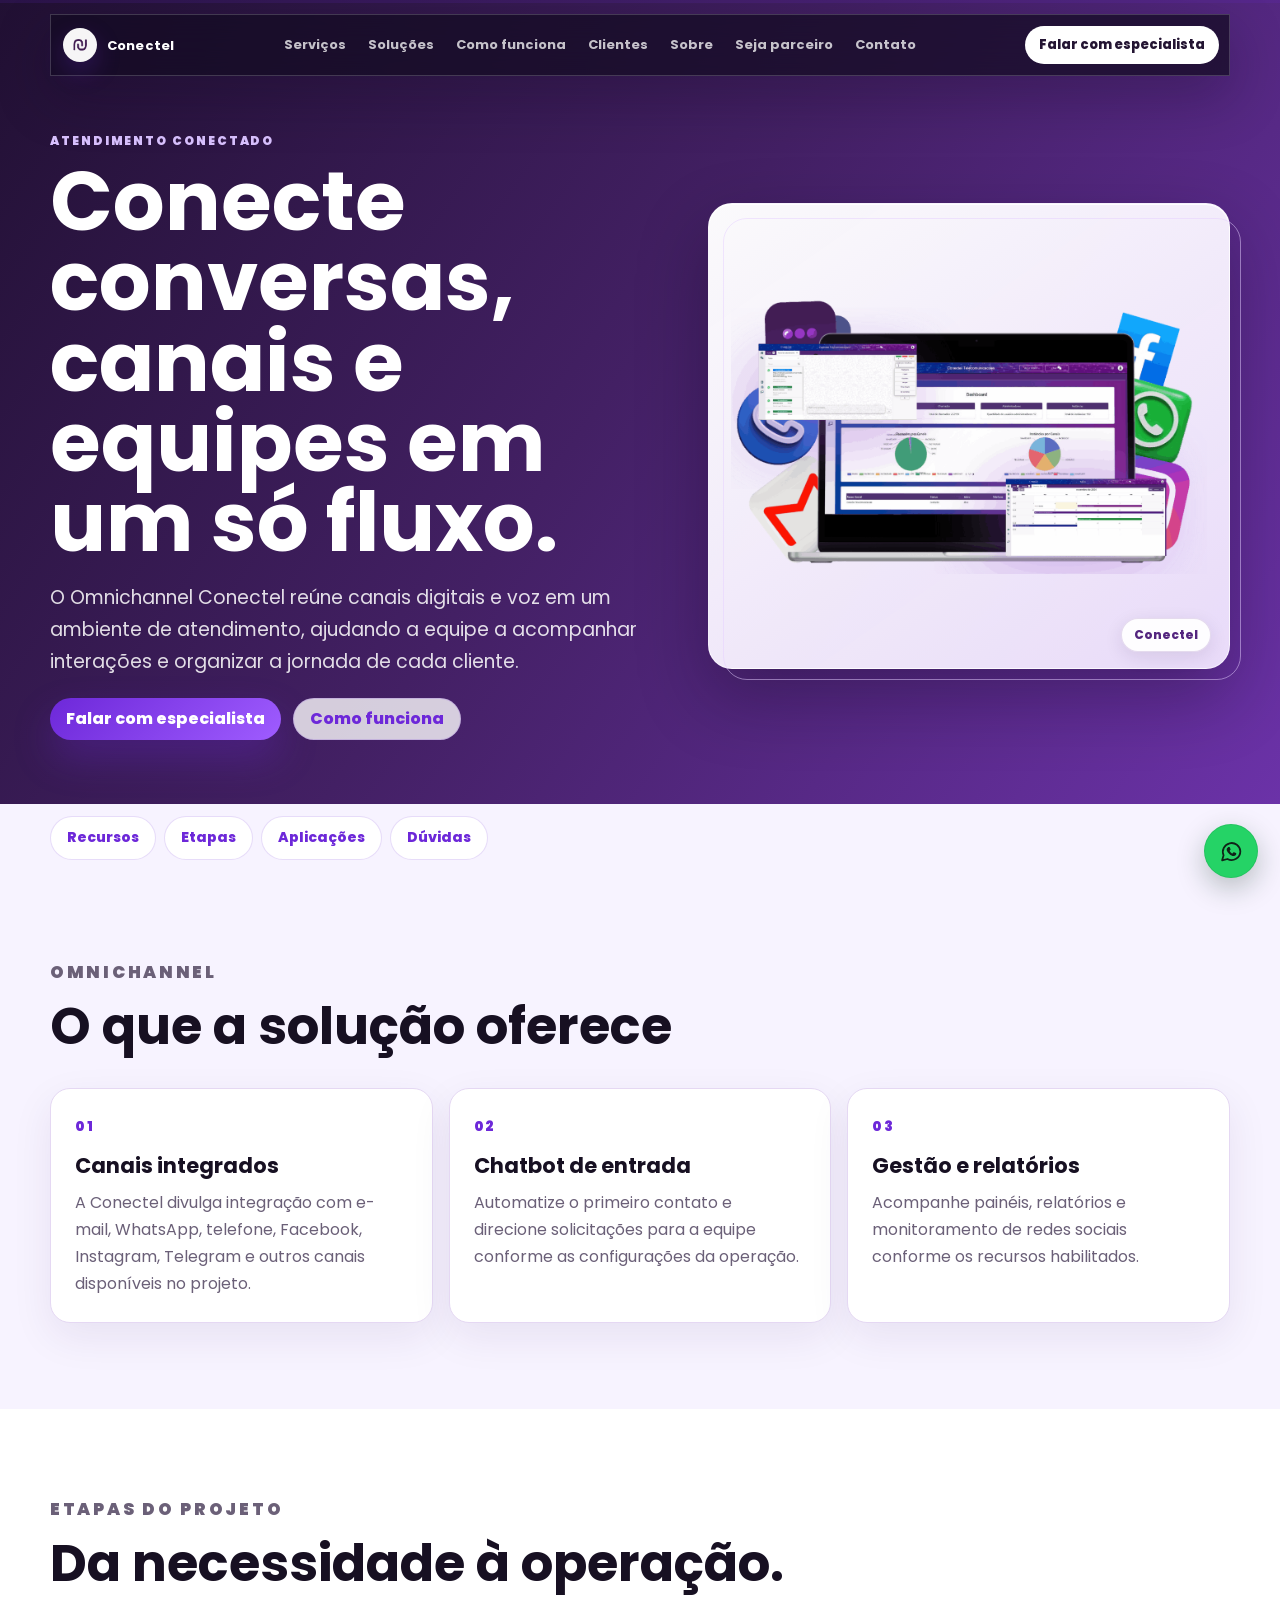
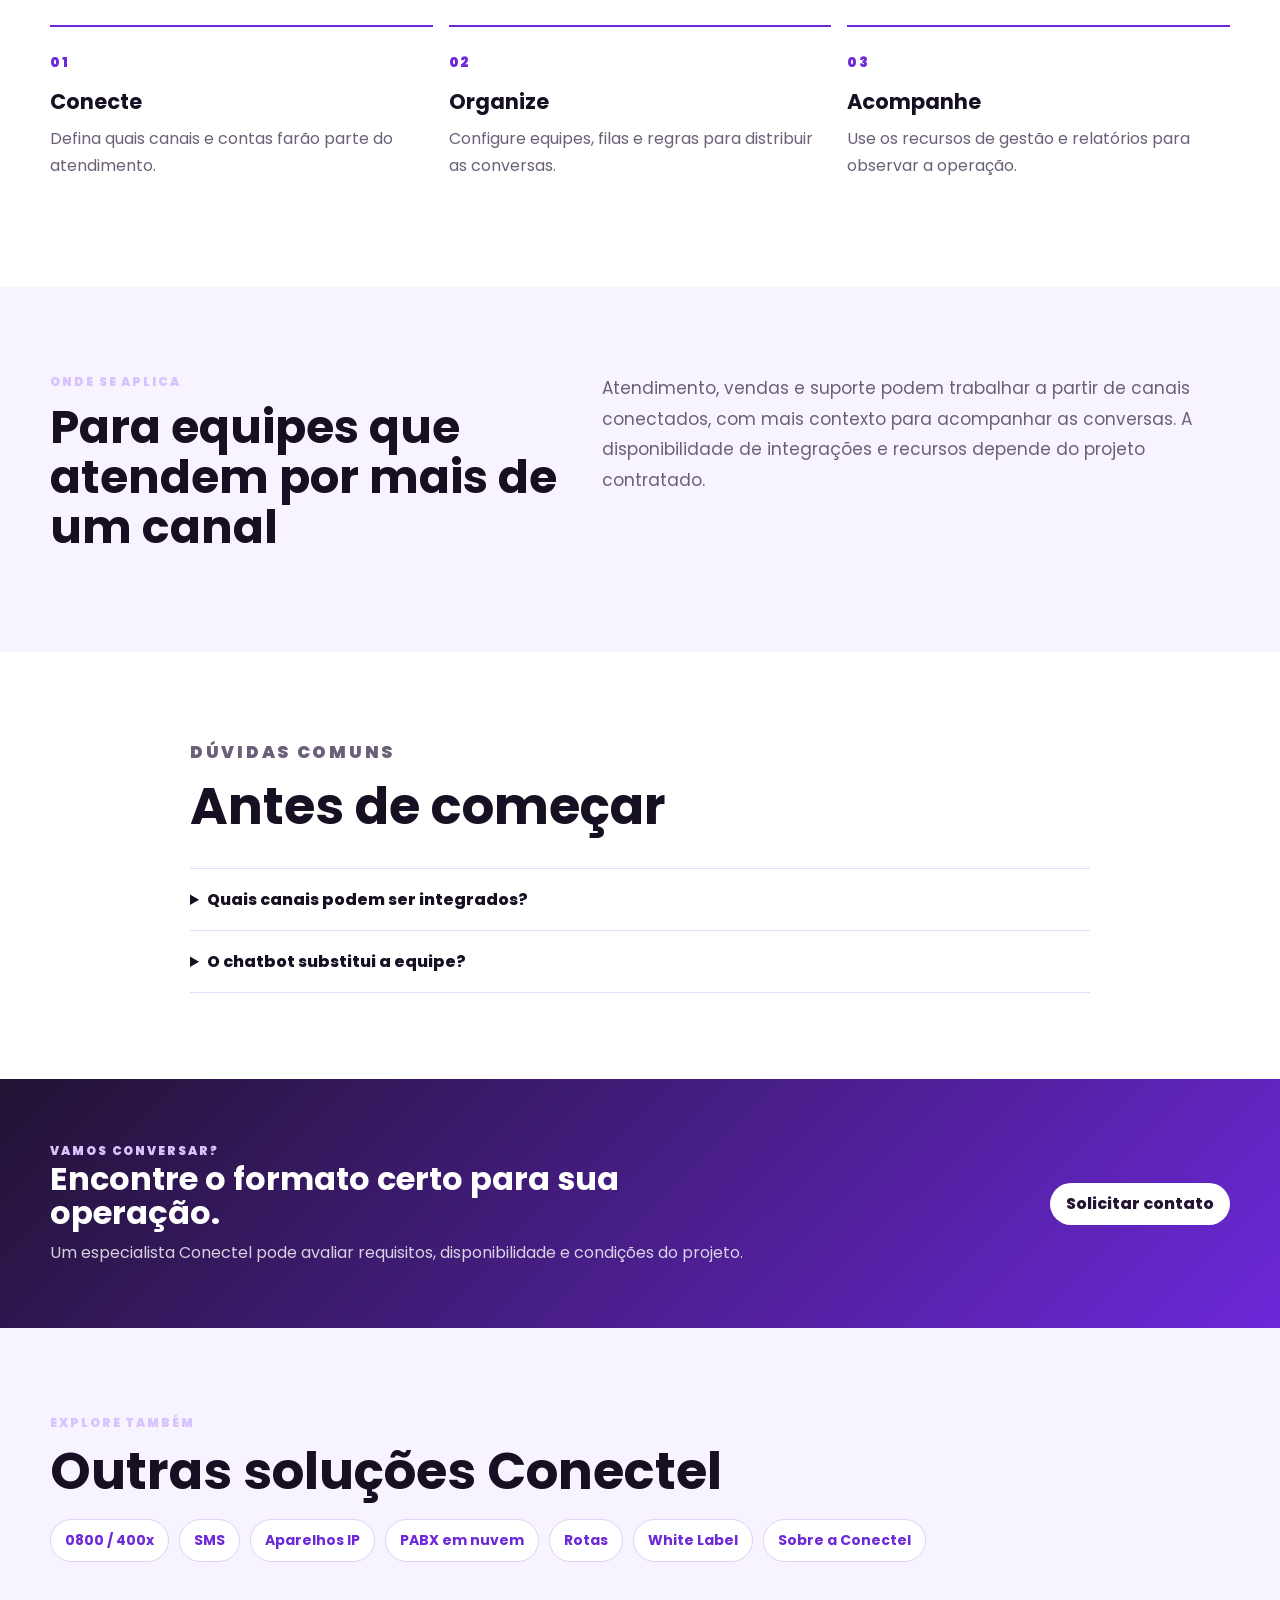
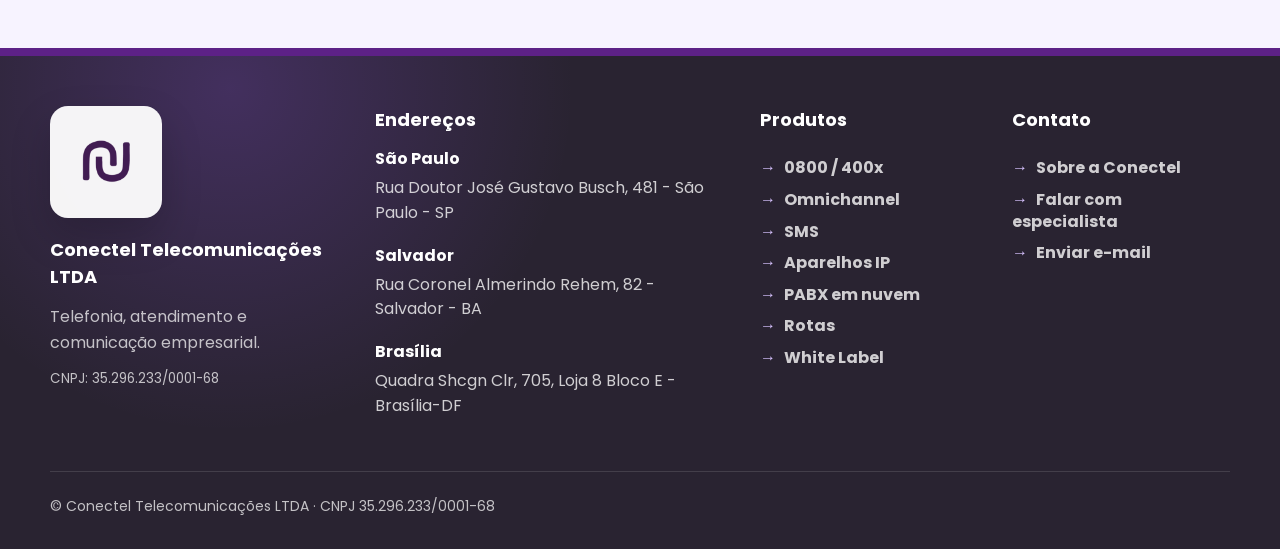
<file: omnichannel.html>
<!doctype html>
<html lang="pt-BR">
<head>
<meta charset="UTF-8">
<meta name="viewport" content="width=device-width,initial-scale=1">
<meta name="theme-color" content="#6d28d9">
<meta name="description" content="Conheça o Omnichannel Conectel e centralize canais de atendimento em uma operação integrada.">
<title>Omnichannel | Conectel</title>
<link rel="preconnect" href="https://fonts.googleapis.com">
<link rel="preconnect" href="https://fonts.gstatic.com" crossorigin>
<link href="https://fonts.googleapis.com/css2?family=Poppins:wght@400;500;600;700;800;900&display=swap" rel="stylesheet">
<link rel="stylesheet" href="css/styles.css">
<link rel="stylesheet" href="css/product-pages.css">
</head>
<body><div data-product-page="omnichannel"></div><script src="js/product-pages.js"></script><script src="js/main.js"></script></body>
</html>
</file>
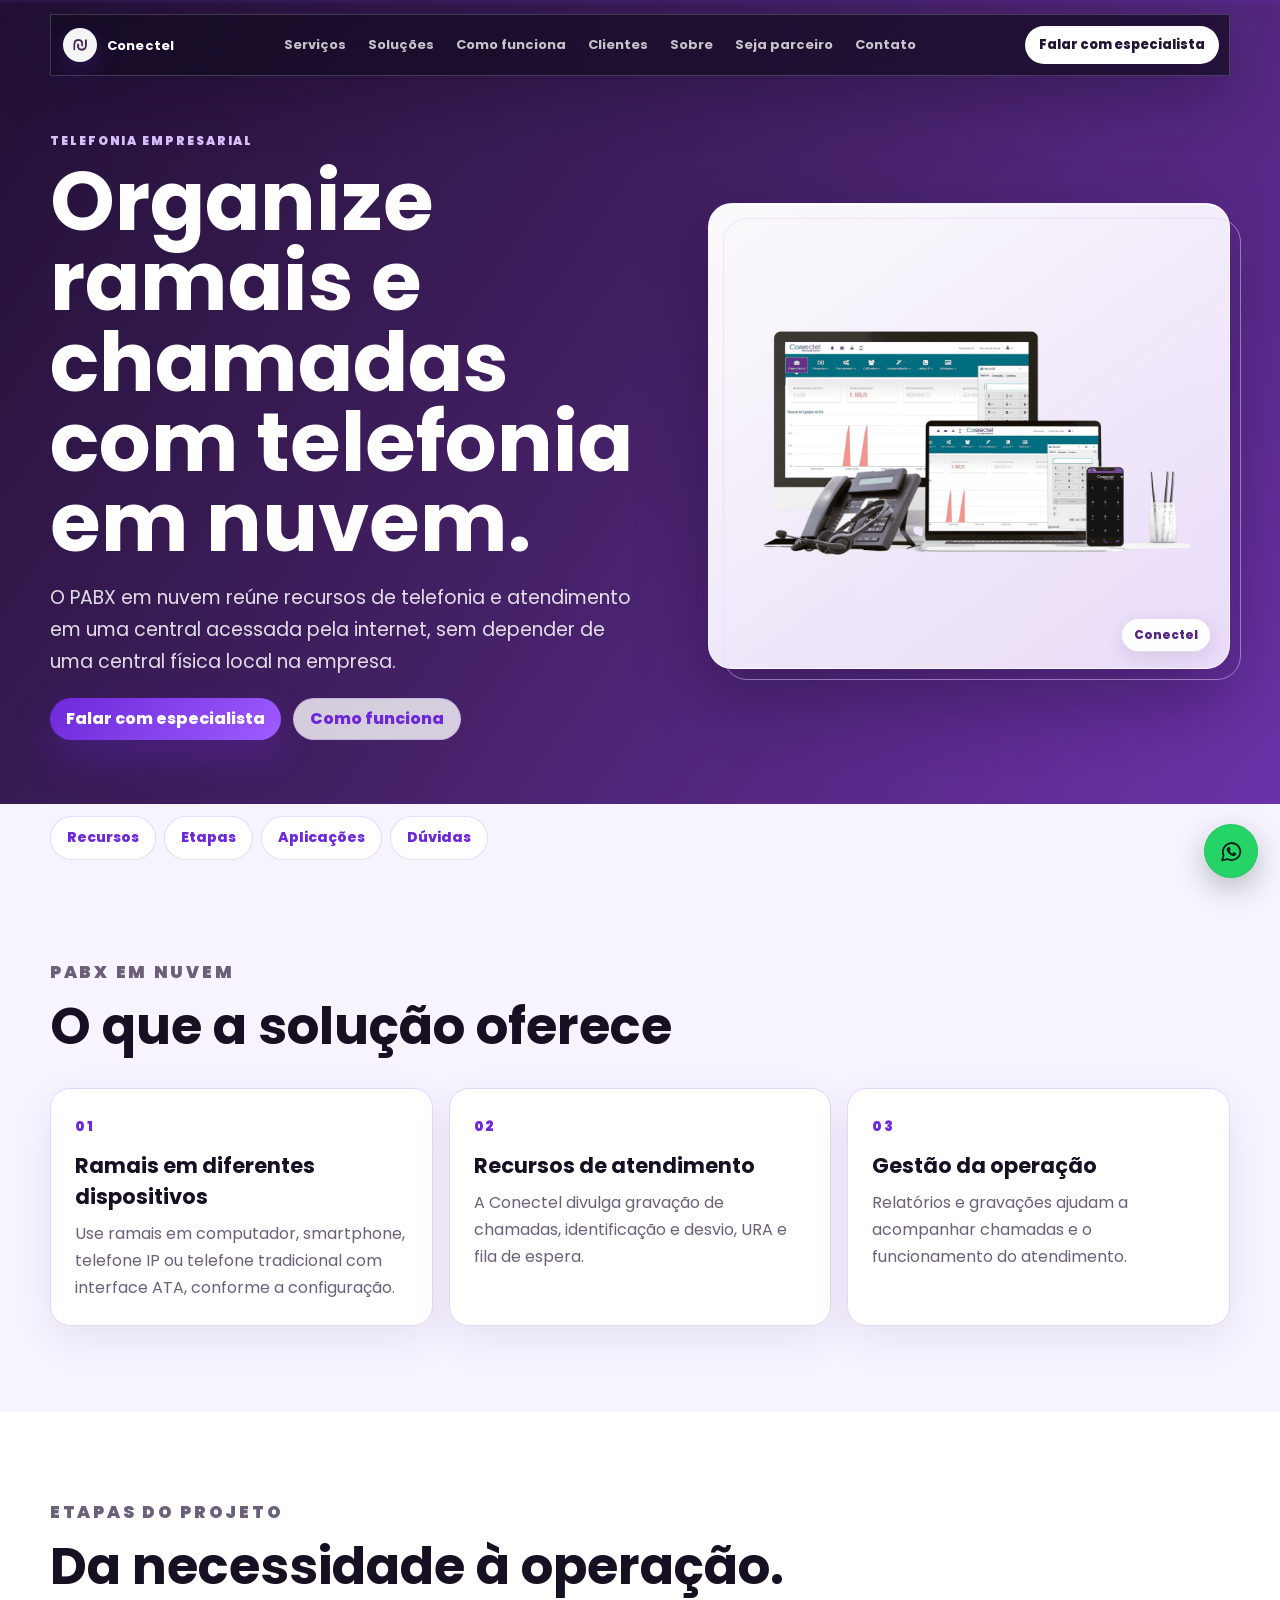
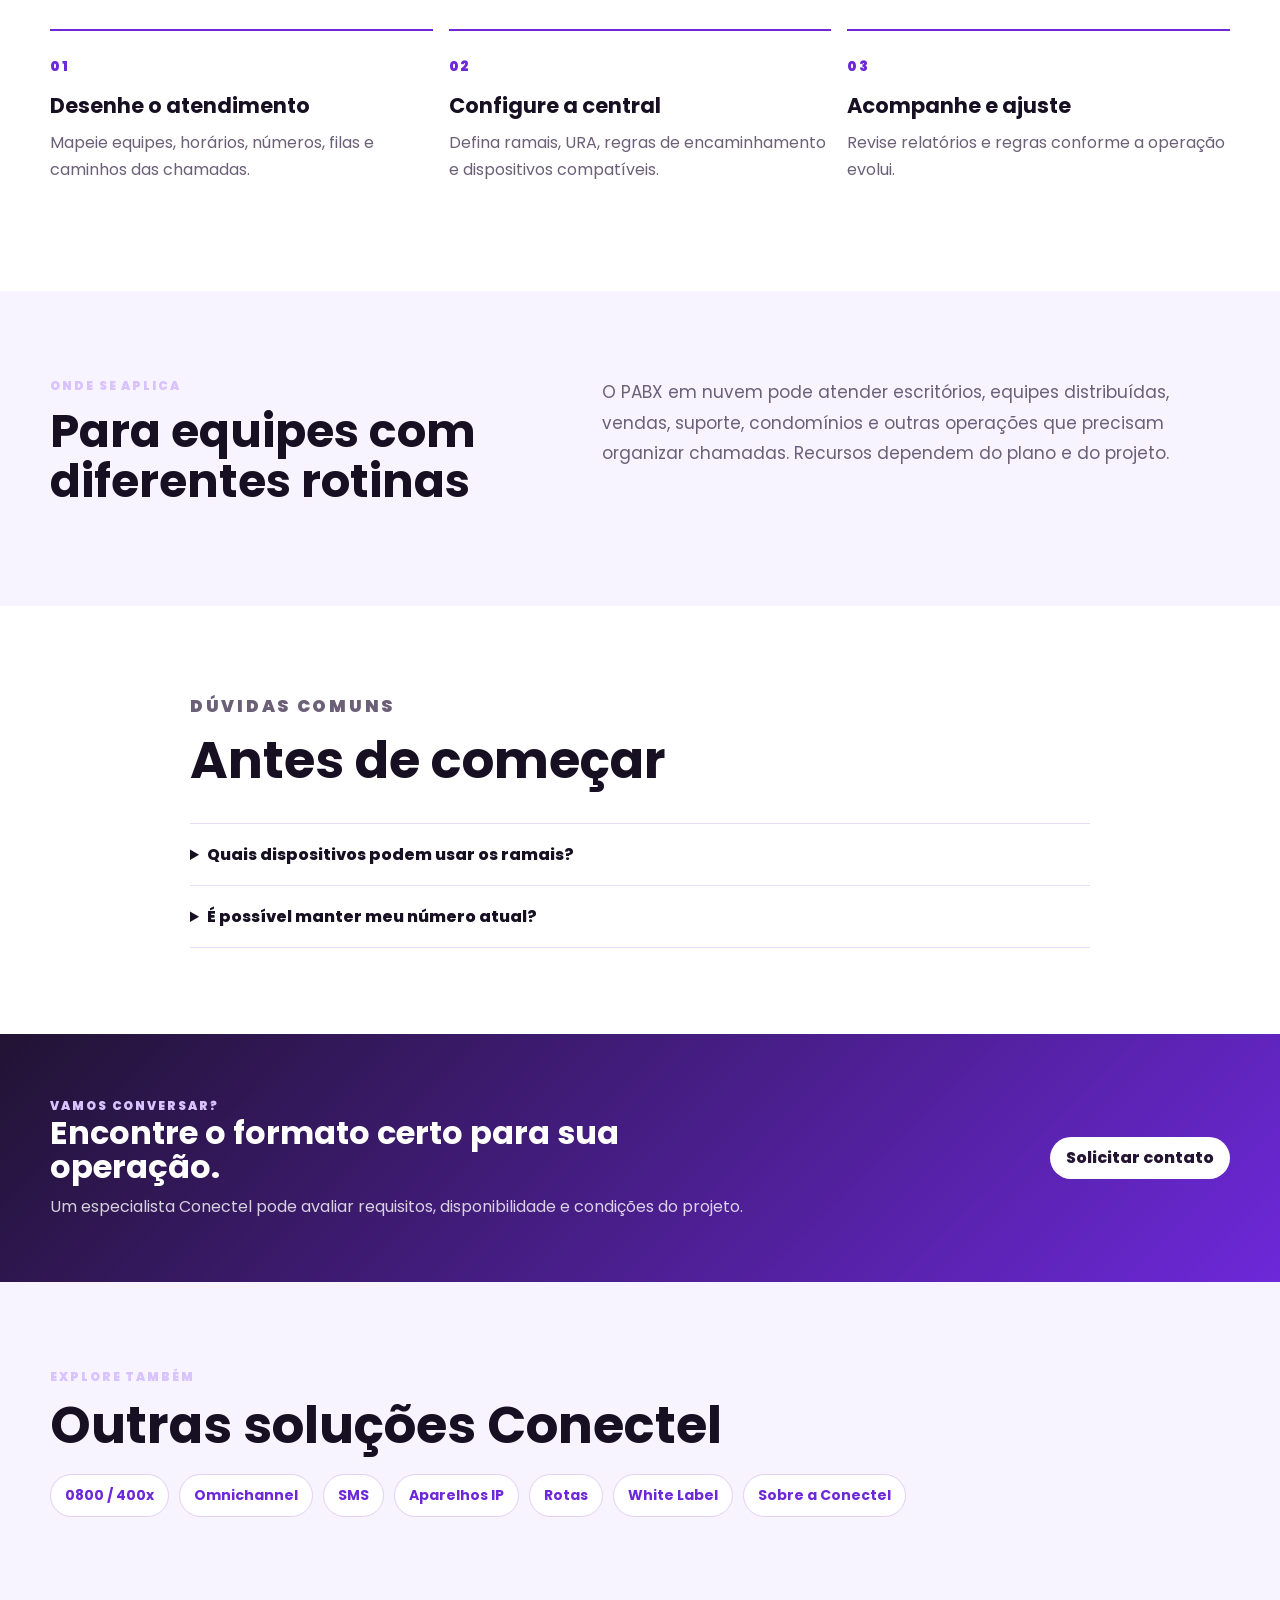
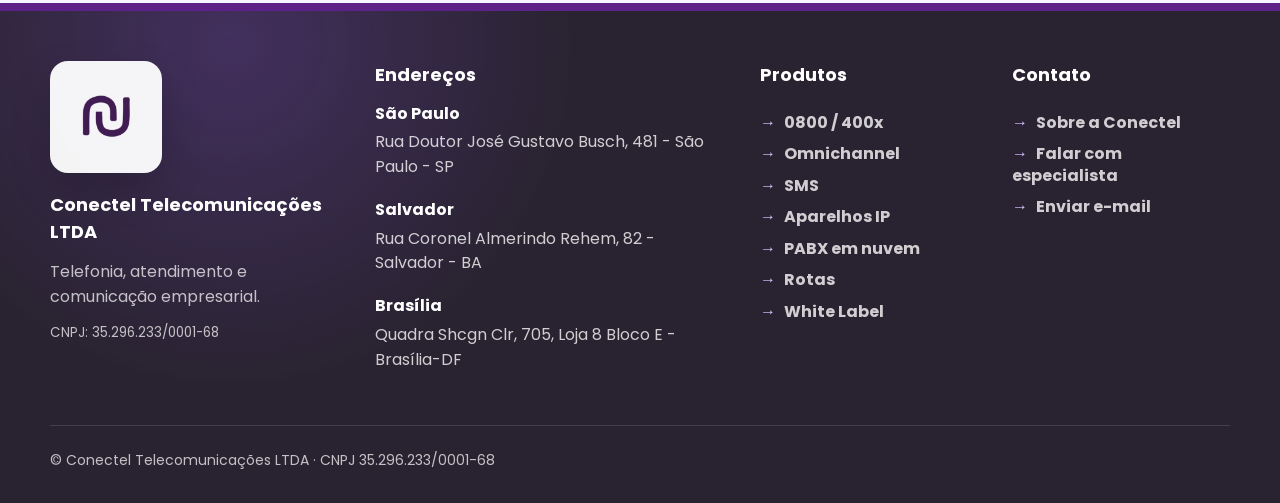
<file: pabx-em-nuvem.html>
<!doctype html>
<html lang="pt-BR">
<head>
<meta charset="UTF-8">
<meta name="viewport" content="width=device-width,initial-scale=1">
<meta name="theme-color" content="#6d28d9">
<meta name="description" content="Conheça o PABX em nuvem Conectel com ramais, gravações, URA e filas de atendimento.">
<title>PABX em Nuvem | Conectel</title>
<link rel="preconnect" href="https://fonts.googleapis.com">
<link rel="preconnect" href="https://fonts.gstatic.com" crossorigin>
<link href="https://fonts.googleapis.com/css2?family=Poppins:wght@400;500;600;700;800;900&display=swap" rel="stylesheet">
<link rel="stylesheet" href="css/styles.css">
<link rel="stylesheet" href="css/product-pages.css">
</head>
<body><div data-product-page="pabx-em-nuvem"></div><script src="js/product-pages.js"></script><script src="js/main.js"></script></body>
</html>
</file>
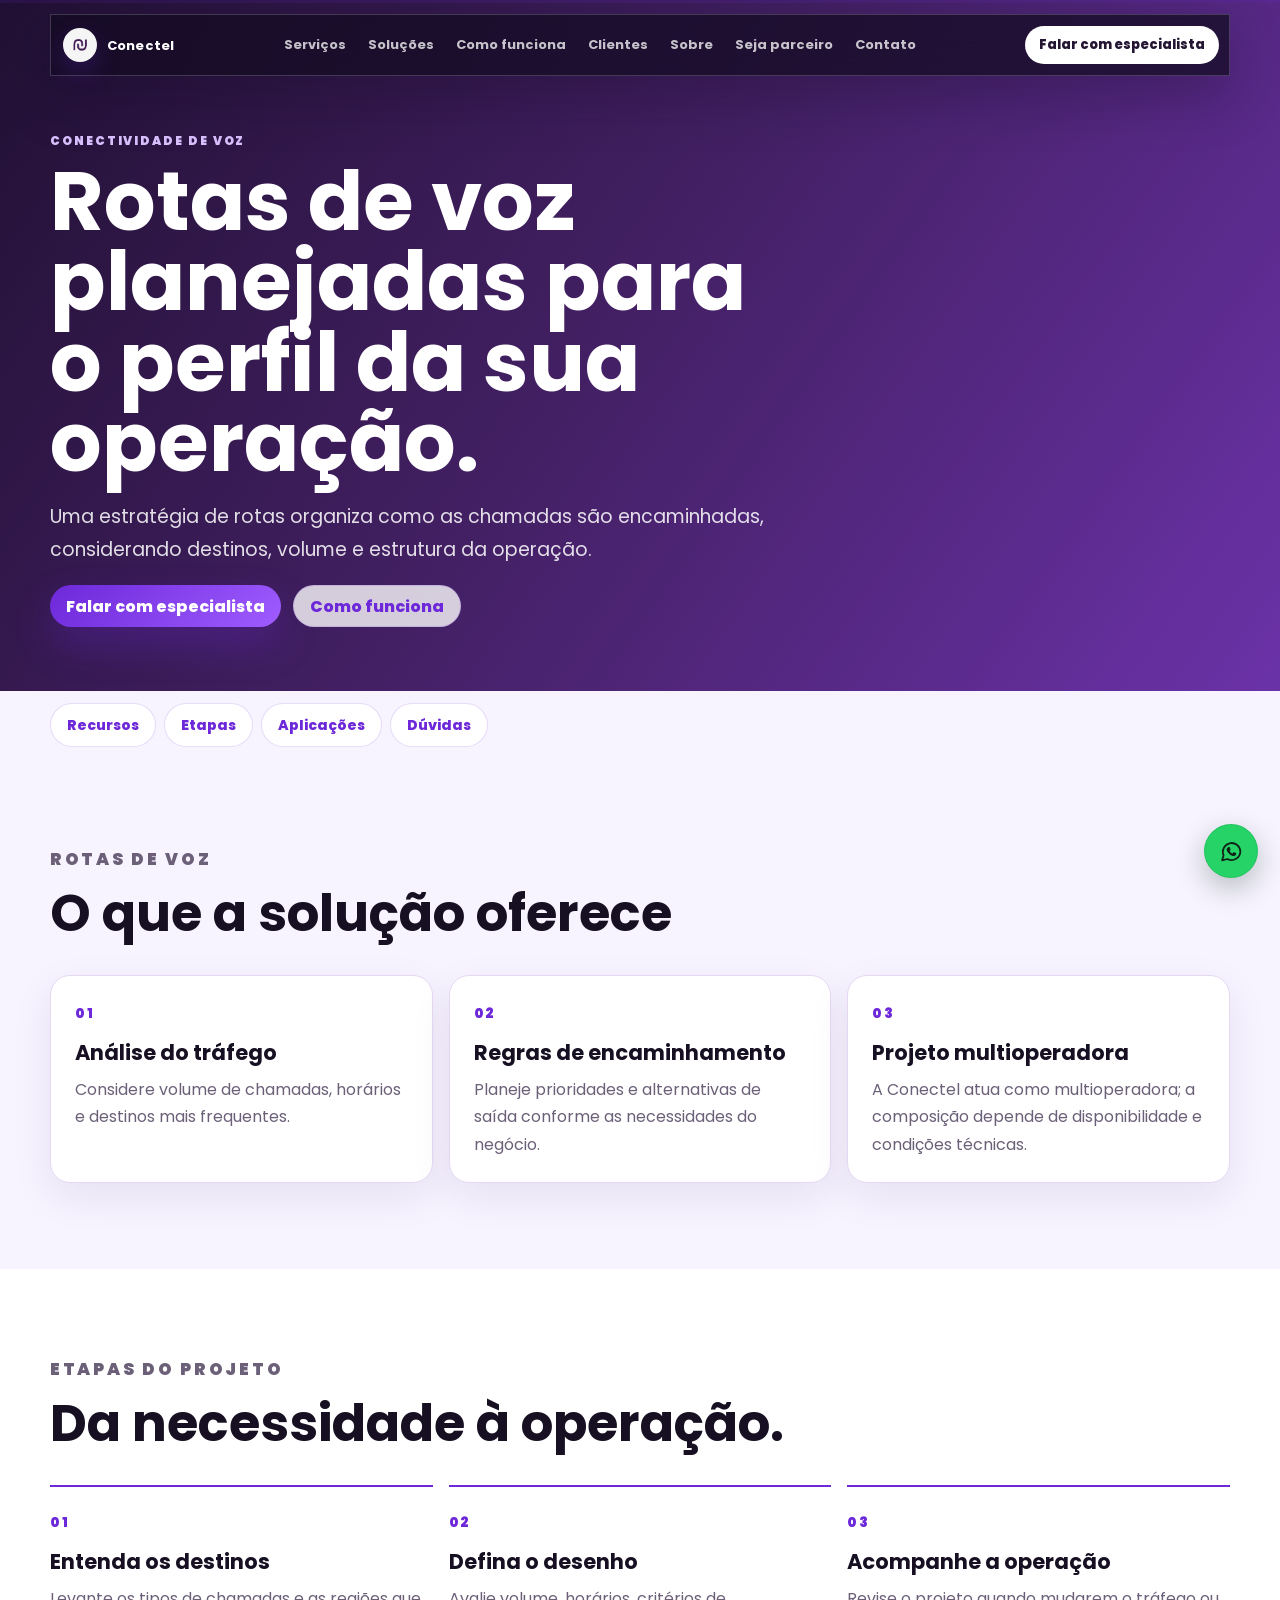
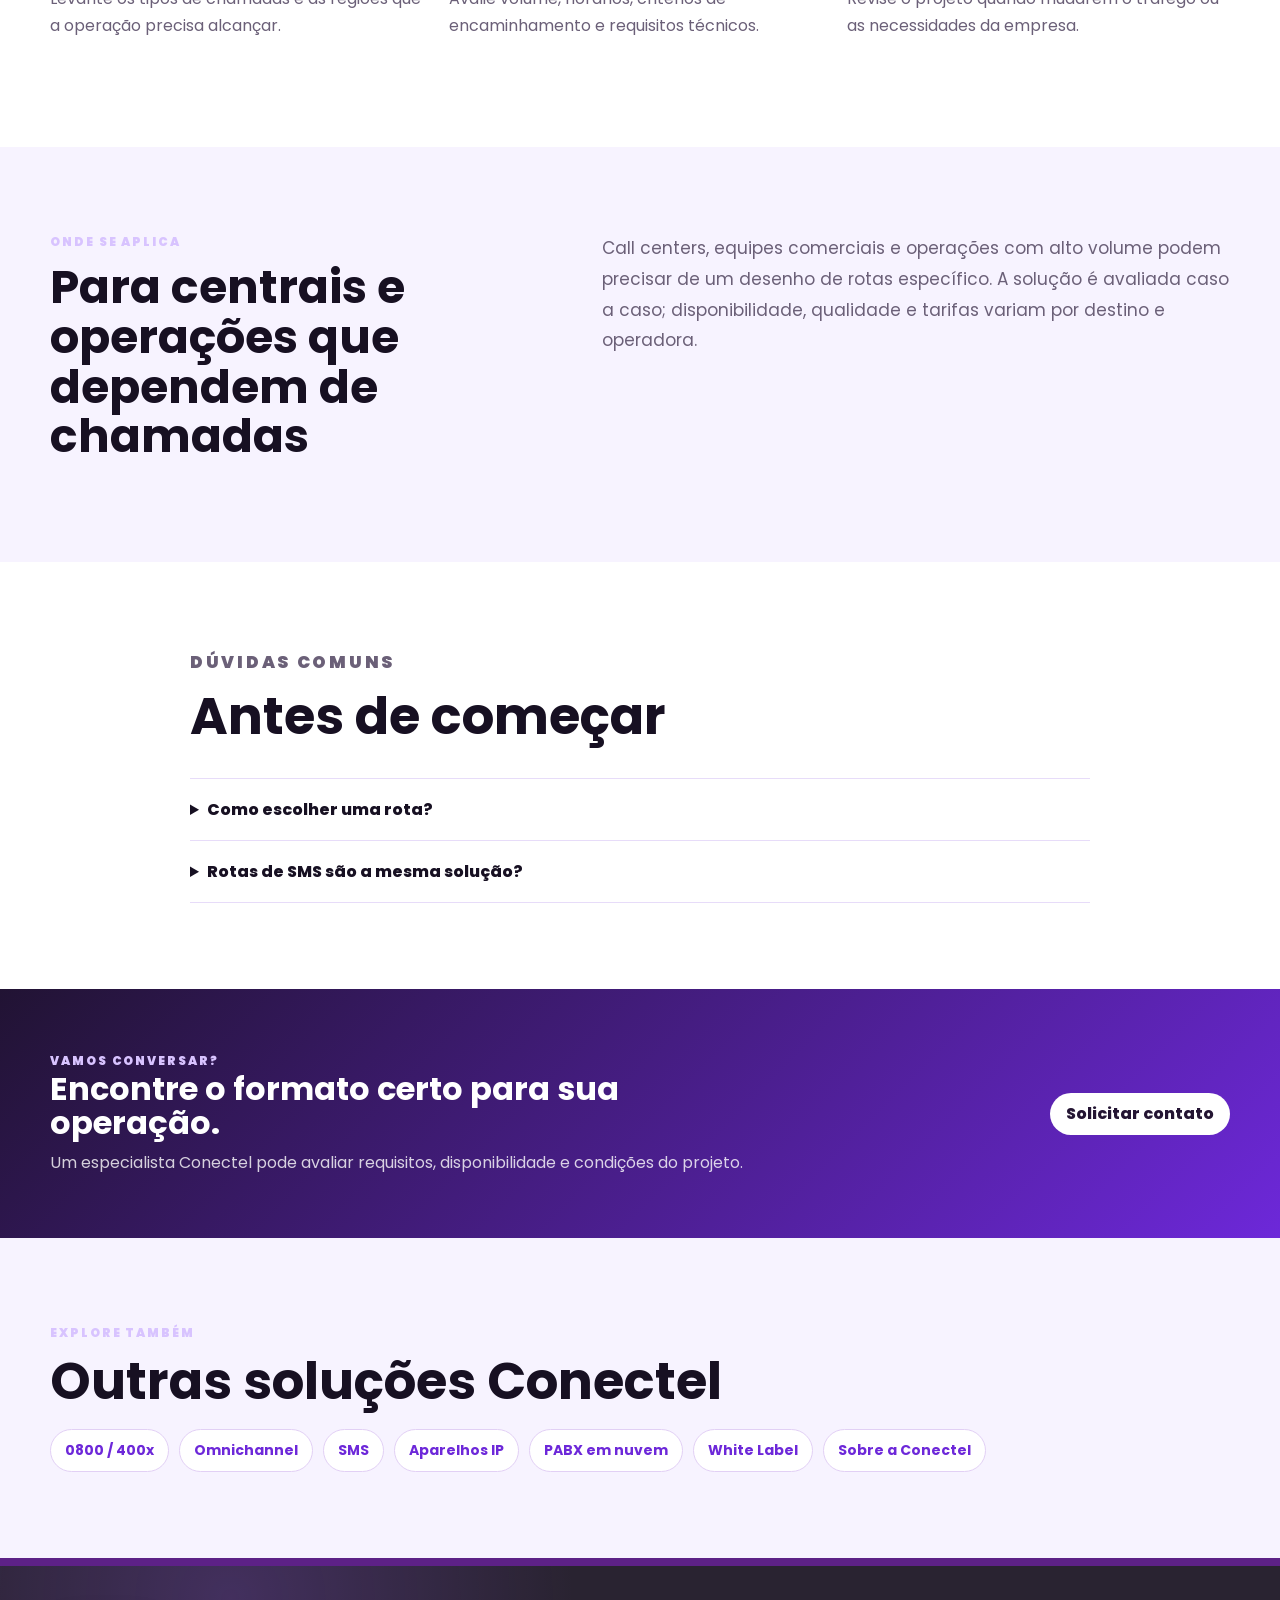
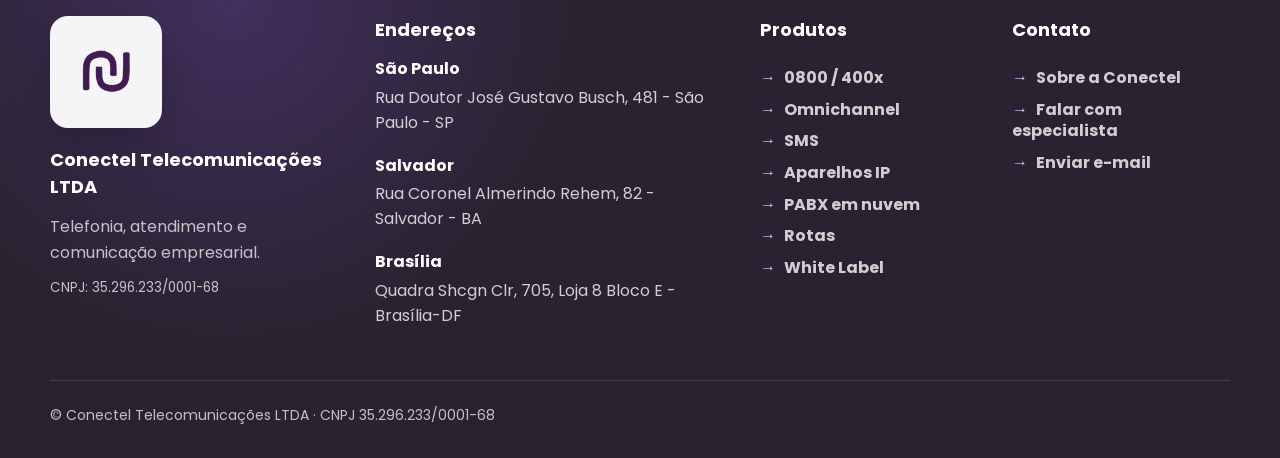
<file: rotas.html>
<!doctype html>
<html lang="pt-BR">
<head>
<meta charset="UTF-8">
<meta name="viewport" content="width=device-width,initial-scale=1">
<meta name="theme-color" content="#6d28d9">
<meta name="description" content="Entenda como planejar rotas de voz para operações com a Conectel.">
<title>Rotas de Voz | Conectel</title>
<link rel="preconnect" href="https://fonts.googleapis.com">
<link rel="preconnect" href="https://fonts.gstatic.com" crossorigin>
<link href="https://fonts.googleapis.com/css2?family=Poppins:wght@400;500;600;700;800;900&display=swap" rel="stylesheet">
<link rel="stylesheet" href="css/styles.css">
<link rel="stylesheet" href="css/product-pages.css">
</head>
<body><div data-product-page="rotas"></div><script src="js/product-pages.js"></script><script src="js/main.js"></script></body>
</html>
</file>
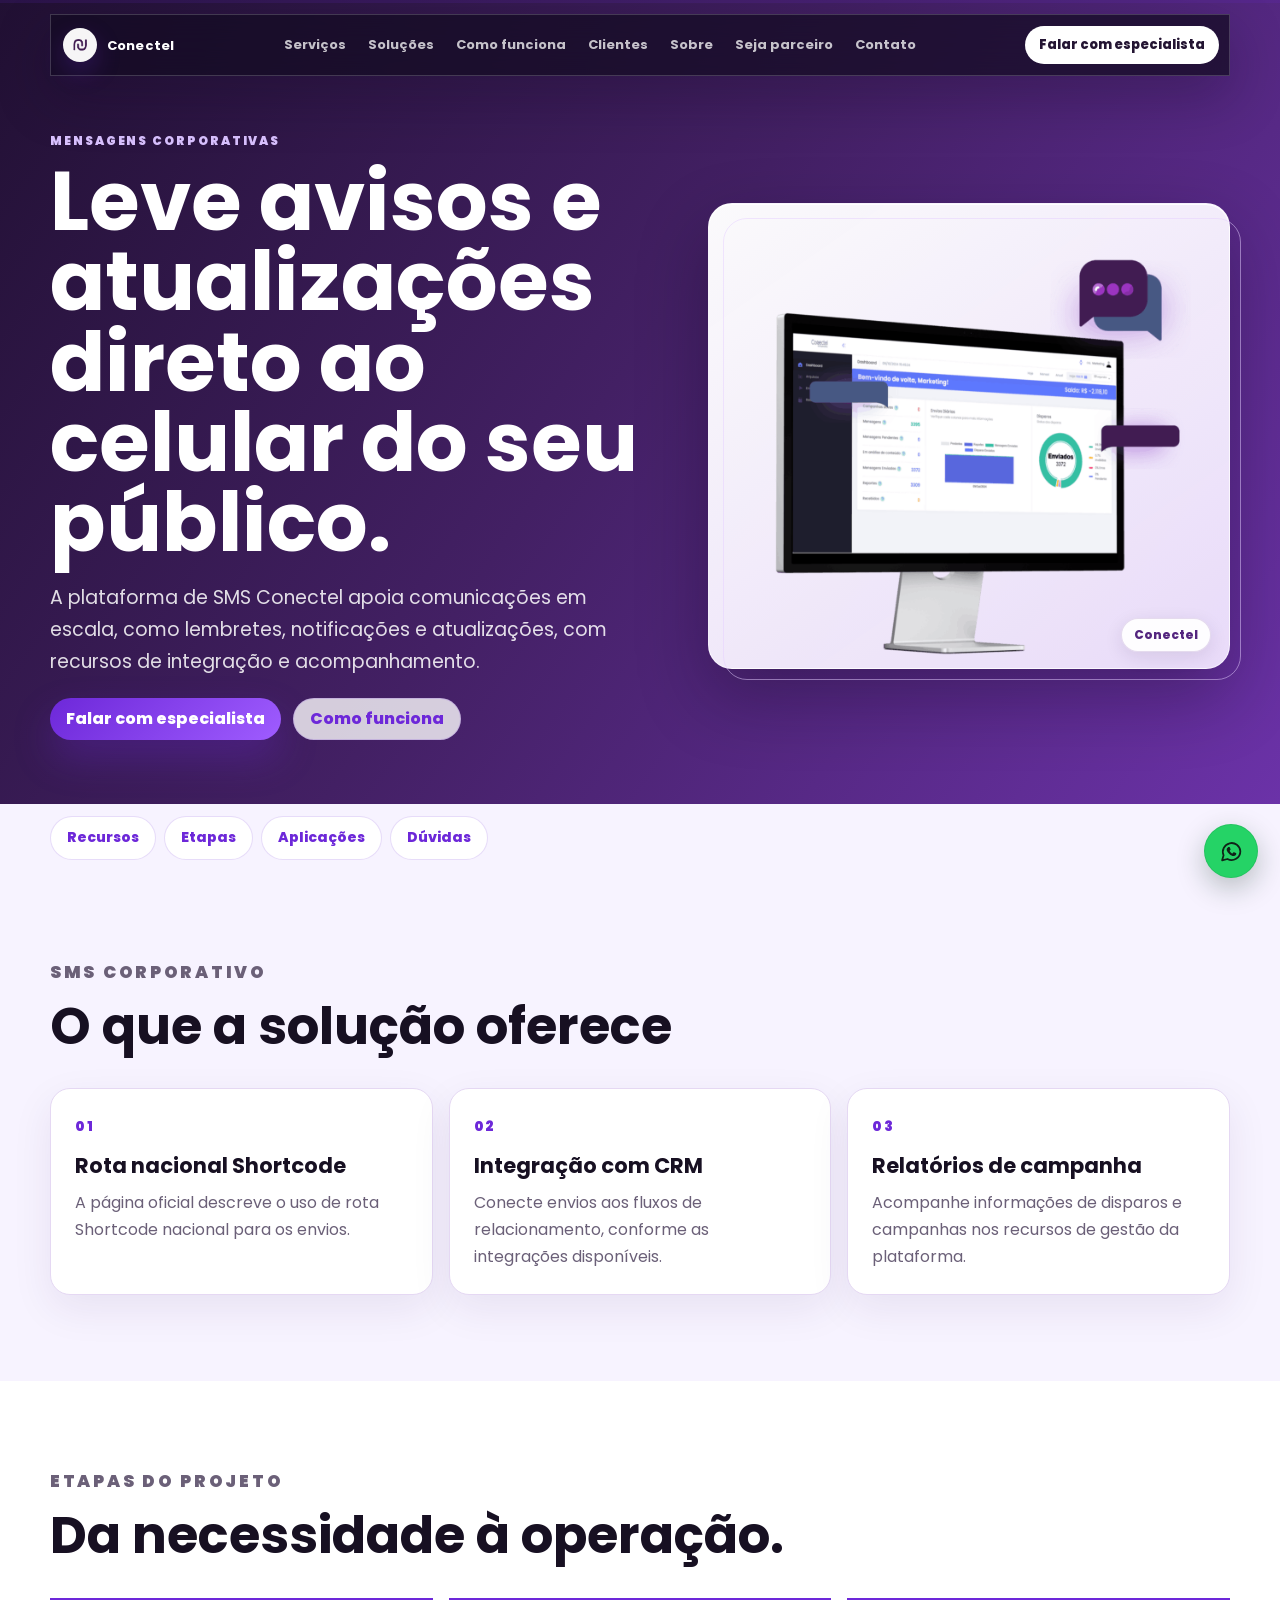
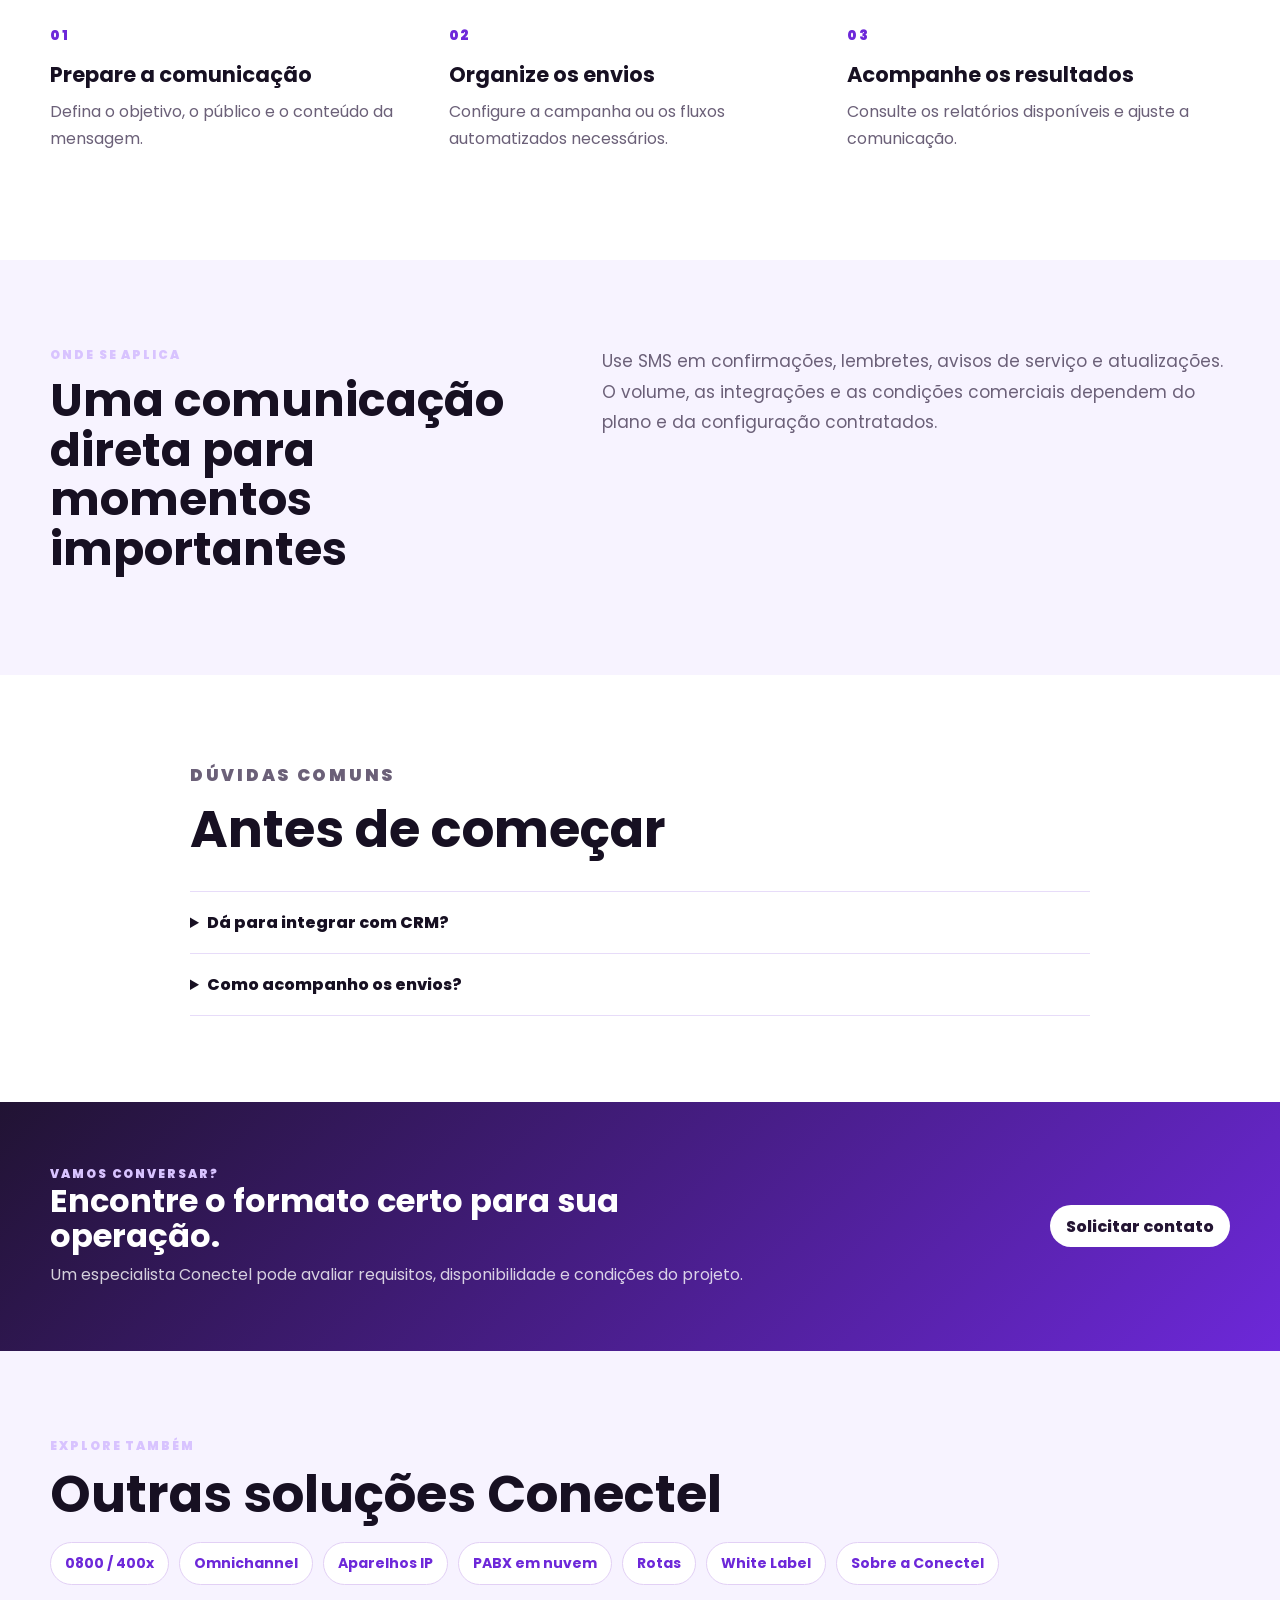
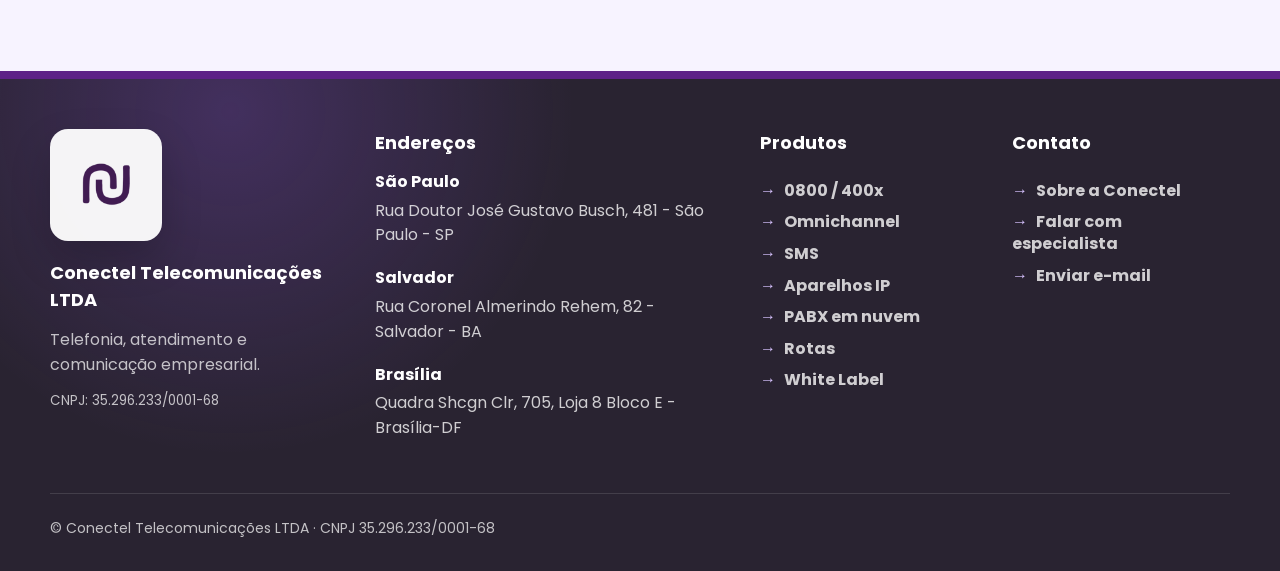
<file: sms.html>
<!doctype html>
<html lang="pt-BR">
<head>
<meta charset="UTF-8">
<meta name="viewport" content="width=device-width,initial-scale=1">
<meta name="theme-color" content="#6d28d9">
<meta name="description" content="Conheça o SMS Corporativo Conectel para notificações, lembretes e comunicação integrada ao CRM.">
<title>SMS Corporativo | Conectel</title>
<link rel="preconnect" href="https://fonts.googleapis.com">
<link rel="preconnect" href="https://fonts.gstatic.com" crossorigin>
<link href="https://fonts.googleapis.com/css2?family=Poppins:wght@400;500;600;700;800;900&display=swap" rel="stylesheet">
<link rel="stylesheet" href="css/styles.css">
<link rel="stylesheet" href="css/product-pages.css">
</head>
<body><div data-product-page="sms"></div><script src="js/product-pages.js"></script><script src="js/main.js"></script></body>
</html>
</file>
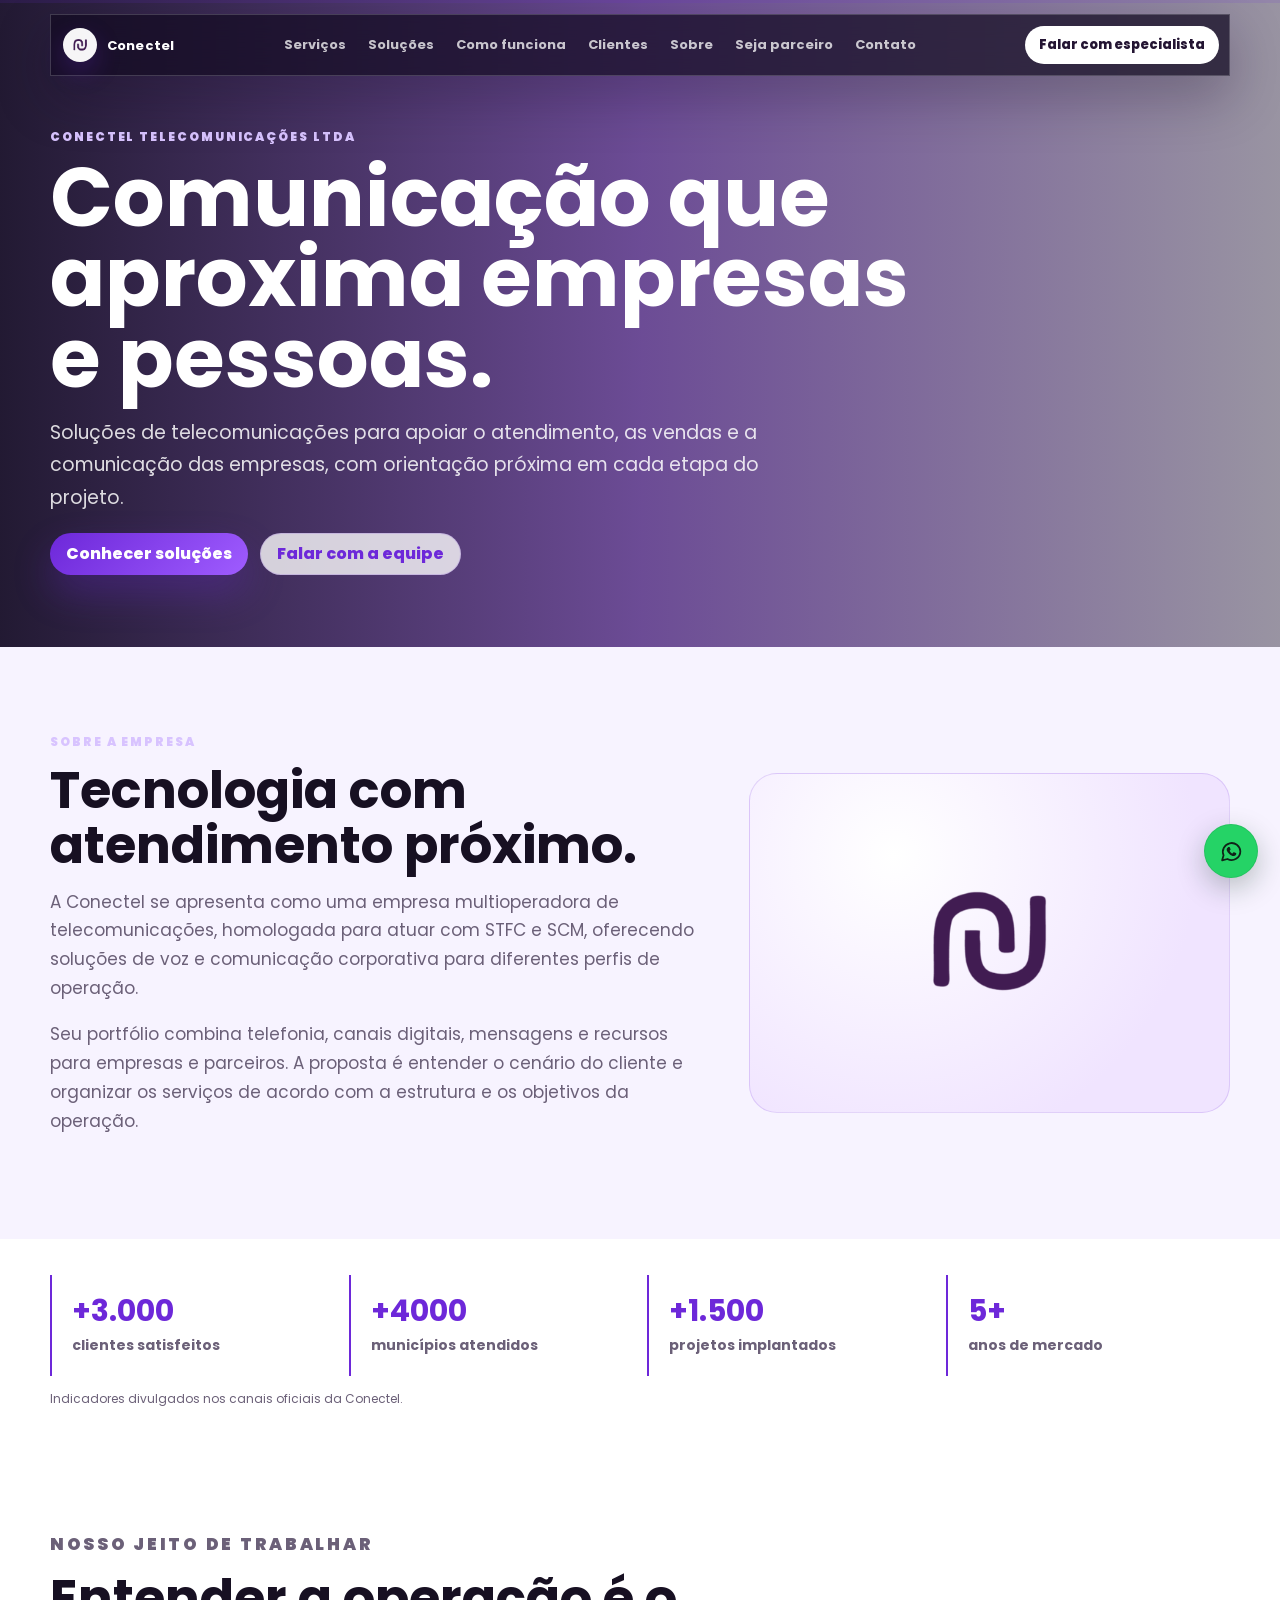
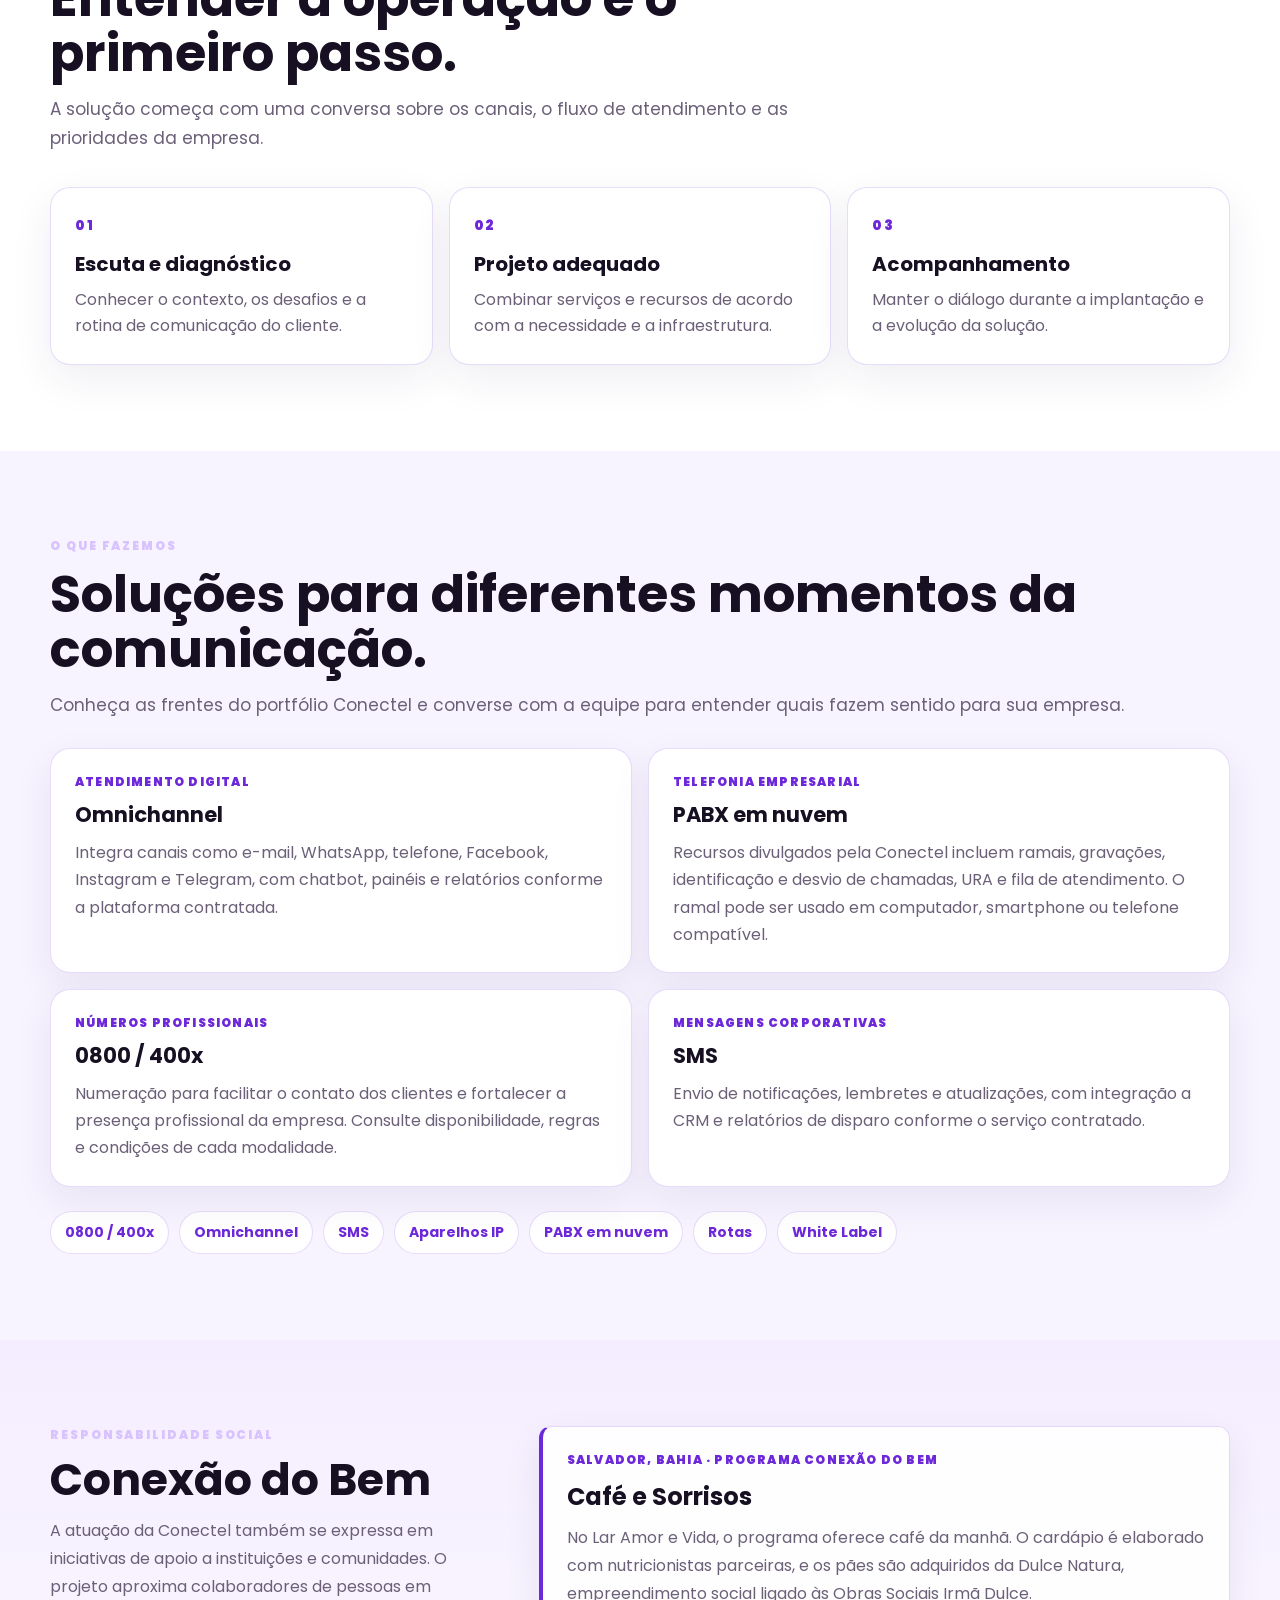
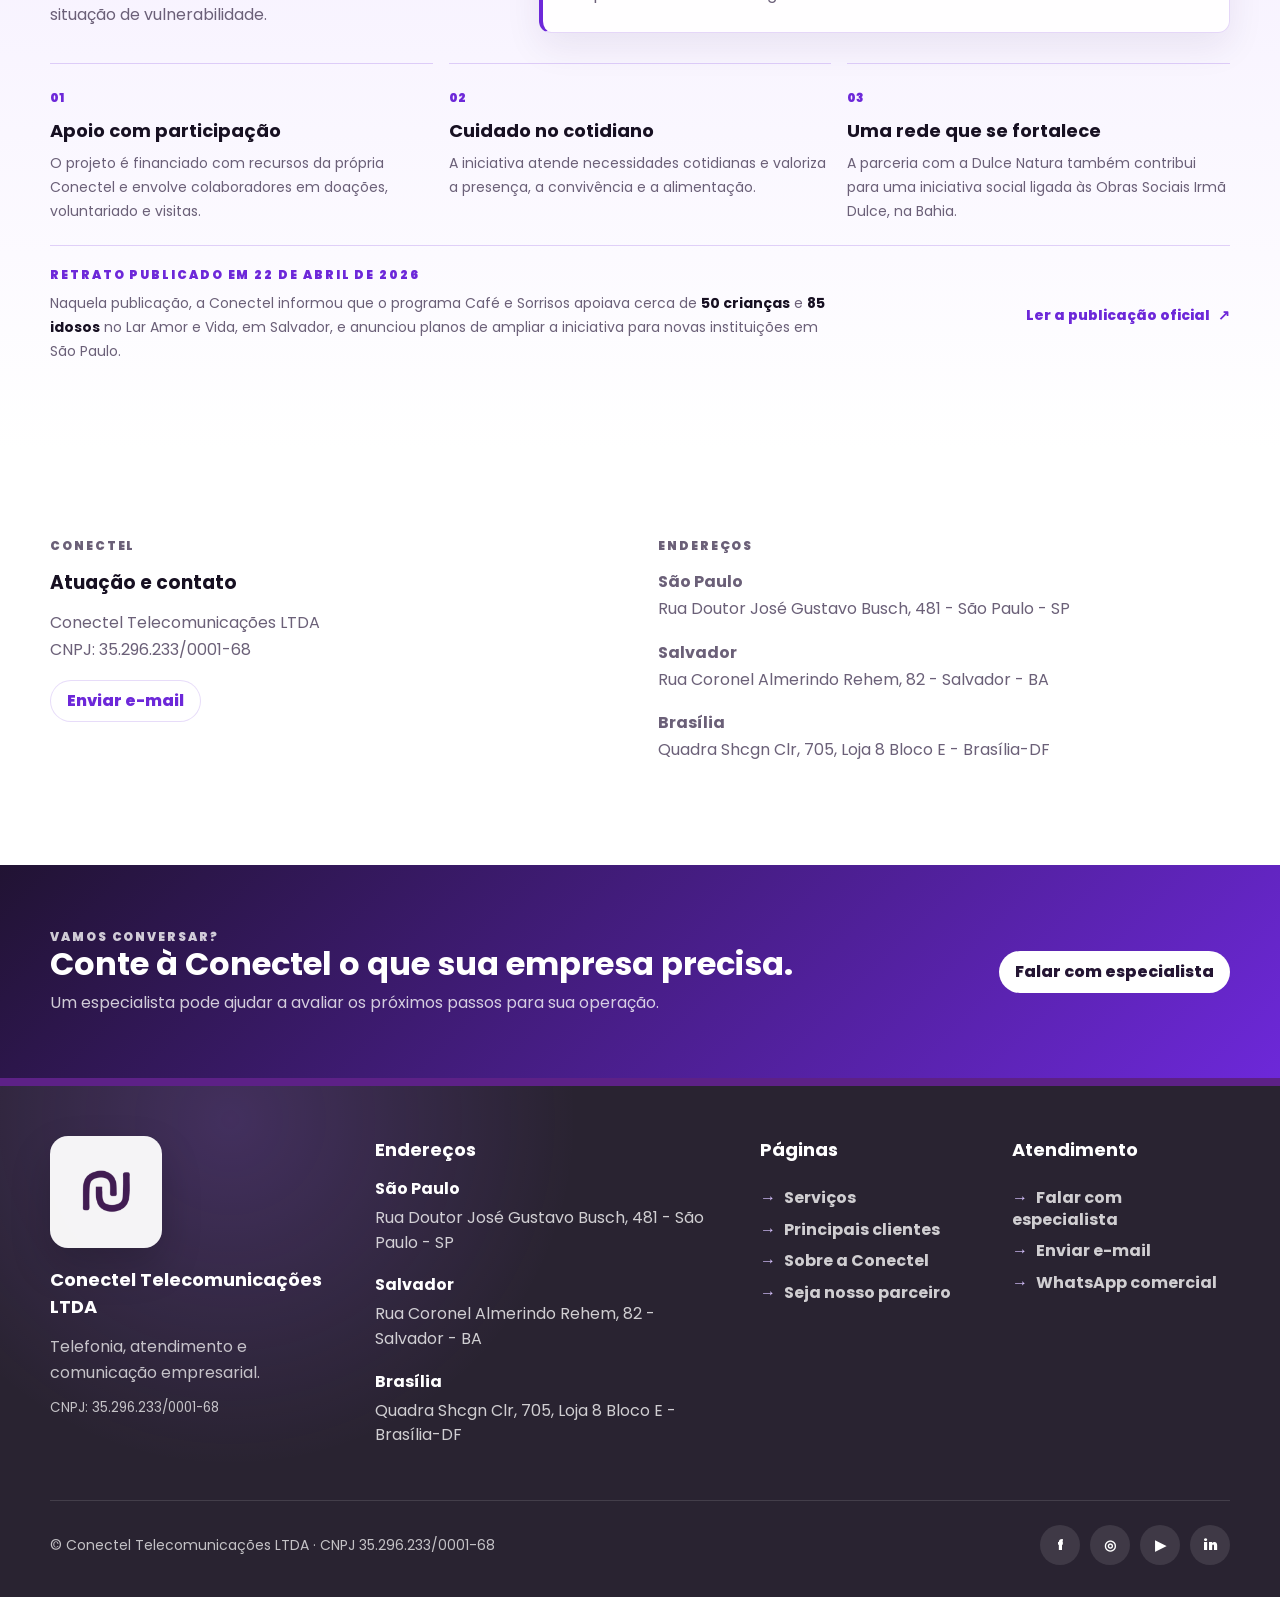
<file: sobre.html>
<!doctype html>
<html lang="pt-BR">
<head>
  <meta charset="UTF-8">
  <meta name="viewport" content="width=device-width, initial-scale=1.0">
  <meta name="theme-color" content="#6d28d9">
  <meta name="description" content="Conheça a Conectel Telecomunicações LTDA e suas soluções de voz e comunicação empresarial.">
  <title>Sobre a Conectel | Telecomunicações e Comunicação Empresarial</title>
  <link rel="preconnect" href="https://fonts.googleapis.com">
  <link rel="preconnect" href="https://fonts.gstatic.com" crossorigin>
  <link href="https://fonts.googleapis.com/css2?family=Poppins:wght@400;500;600;700;800;900&display=swap" rel="stylesheet">
  <link rel="stylesheet" href="css/styles.css">
  <link rel="stylesheet" href="css/sobre.css">
</head>
<body>
  <header class="site-header"><nav class="nav" aria-label="Navegação principal">
    <a class="brand" href="index.html#topo"><img class="brand-logo" src="assets/logo-conectel.png" alt=""><span class="brand-text"><strong>Conectel</strong></span></a>
    <button class="nav-toggle" id="navToggle" type="button" aria-label="Abrir menu" aria-expanded="false"><span></span><span></span><span></span></button>
    <div class="nav-links" id="navLinks">
      <a href="index.html#servicos">Serviços</a><a href="index.html#solucoes">Soluções</a><a href="index.html#processo">Como funciona</a><a href="index.html#clientes">Clientes</a><a href="sobre.html" aria-current="page">Sobre</a><a href="index.html#parceiro">Seja parceiro</a><a href="index.html#contato">Contato</a>
    </div>
    <a class="btn btn-light nav-cta" href="index.html#contato">Falar com especialista</a>
  </nav></header>
  <main class="about-page">
    <section class="about-hero"><div class="about-hero-inner">
      <p class="eyebrow">Conectel Telecomunicações LTDA</p><h1>Comunicação que aproxima empresas e pessoas.</h1>
      <p class="about-hero-copy">Soluções de telecomunicações para apoiar o atendimento, as vendas e a comunicação das empresas, com orientação próxima em cada etapa do projeto.</p>
      <div class="hero-actions"><a class="btn btn-primary" href="index.html#servicos">Conhecer soluções</a><a class="btn btn-soft" href="index.html#contato">Falar com a equipe</a></div>
    </div></section>
    <section class="section"><div class="container about-intro">
      <div><p class="eyebrow">Sobre a empresa</p><h2>Tecnologia com atendimento próximo.</h2>
        <p class="muted-copy">A Conectel se apresenta como uma empresa multioperadora de telecomunicações, homologada para atuar com STFC e SCM, oferecendo soluções de voz e comunicação corporativa para diferentes perfis de operação.</p>
        <p class="muted-copy">Seu portfólio combina telefonia, canais digitais, mensagens e recursos para empresas e parceiros. A proposta é entender o cenário do cliente e organizar os serviços de acordo com a estrutura e os objetivos da operação.</p>
      </div><div class="about-logo-panel"><img src="assets/logo-conectel.png" alt="Logo Conectel"></div>
    </div></section>
    <section class="about-metrics"><div class="about-metrics-grid">
  <article class="about-metric"><strong>+3.000</strong><span>clientes satisfeitos</span></article>
  <article class="about-metric"><strong>+4000</strong><span>municípios atendidos</span></article>
  <article class="about-metric"><strong>+1.500</strong><span>projetos implantados</span></article>
  <article class="about-metric"><strong>5+</strong><span>anos de mercado</span></article>
</div><p class="about-metric-note">Indicadores divulgados nos canais oficiais da Conectel.</p></section><section class="section alt"><div class="container">
      <div class="section-head"><p class="eyebrow">Nosso jeito de trabalhar</p><h2>Entender a operação é o primeiro passo.</h2><p>A solução começa com uma conversa sobre os canais, o fluxo de atendimento e as prioridades da empresa.</p></div>
      <div class="about-principles">
        <article class="about-principle"><small>01</small><h3>Escuta e diagnóstico</h3><p>Conhecer o contexto, os desafios e a rotina de comunicação do cliente.</p></article>
        <article class="about-principle"><small>02</small><h3>Projeto adequado</h3><p>Combinar serviços e recursos de acordo com a necessidade e a infraestrutura.</p></article>
        <article class="about-principle"><small>03</small><h3>Acompanhamento</h3><p>Manter o diálogo durante a implantação e a evolução da solução.</p></article>
      </div>
    </div></section>
    <section class="section"><div class="container">
      <p class="eyebrow">O que fazemos</p><h2>Soluções para diferentes momentos da comunicação.</h2>
      <p class="muted-copy">Conheça as frentes do portfólio Conectel e converse com a equipe para entender quais fazem sentido para sua empresa.</p>
      <div class="about-service-grid">
        <article class="about-service"><p class="eyebrow">Atendimento digital</p><h3>Omnichannel</h3><p>Integra canais como e-mail, WhatsApp, telefone, Facebook, Instagram e Telegram, com chatbot, painéis e relatórios conforme a plataforma contratada.</p></article>
        <article class="about-service"><p class="eyebrow">Telefonia empresarial</p><h3>PABX em nuvem</h3><p>Recursos divulgados pela Conectel incluem ramais, gravações, identificação e desvio de chamadas, URA e fila de atendimento. O ramal pode ser usado em computador, smartphone ou telefone compatível.</p></article>
        <article class="about-service"><p class="eyebrow">Números profissionais</p><h3>0800 / 400x</h3><p>Numeração para facilitar o contato dos clientes e fortalecer a presença profissional da empresa. Consulte disponibilidade, regras e condições de cada modalidade.</p></article>
        <article class="about-service"><p class="eyebrow">Mensagens corporativas</p><h3>SMS</h3><p>Envio de notificações, lembretes e atualizações, com integração a CRM e relatórios de disparo conforme o serviço contratado.</p></article>
      </div>
      <div class="about-portfolio"><a href="0800-400x.html">0800 / 400x</a><a href="omnichannel.html">Omnichannel</a><a href="sms.html">SMS</a><a href="aparelho-ip.html">Aparelhos IP</a><a href="pabx-em-nuvem.html">PABX em nuvem</a><a href="rotas.html">Rotas</a><a href="white-label.html">White Label</a></div>
    </div></section>
    <section class="section about-social" id="conexao-do-bem"><div class="container about-social-layout">
      <div class="about-social-intro"><p class="eyebrow">Responsabilidade social</p><h2>Conex&atilde;o do Bem</h2><p>A atua&ccedil;&atilde;o da Conectel tamb&eacute;m se expressa em iniciativas de apoio a institui&ccedil;&otilde;es e comunidades. O projeto aproxima colaboradores de pessoas em situa&ccedil;&atilde;o de vulnerabilidade.</p></div>
      <article class="about-social-feature"><p class="eyebrow">Salvador, Bahia &middot; Programa Conex&atilde;o do Bem</p><h3>Caf&eacute; e Sorrisos</h3><p>No Lar Amor e Vida, o programa oferece caf&eacute; da manh&atilde;. O card&aacute;pio &eacute; elaborado com nutricionistas parceiras, e os p&atilde;es s&atilde;o adquiridos da Dulce Natura, empreendimento social ligado &agrave;s Obras Sociais Irm&atilde; Dulce.</p></article>
      <div class="about-social-points">
        <article class="about-social-point"><span>01</span><h3>Apoio com participa&ccedil;&atilde;o</h3><p>O projeto &eacute; financiado com recursos da pr&oacute;pria Conectel e envolve colaboradores em doa&ccedil;&otilde;es, voluntariado e visitas.</p></article>
        <article class="about-social-point"><span>02</span><h3>Cuidado no cotidiano</h3><p>A iniciativa atende necessidades cotidianas e valoriza a presen&ccedil;a, a conviv&ecirc;ncia e a alimenta&ccedil;&atilde;o.</p></article>
        <article class="about-social-point"><span>03</span><h3>Uma rede que se fortalece</h3><p>A parceria com a Dulce Natura tamb&eacute;m contribui para uma iniciativa social ligada &agrave;s Obras Sociais Irm&atilde; Dulce, na Bahia.</p></article>
      </div>
      <aside class="about-social-report"><div><p class="eyebrow">Retrato publicado em <time datetime="2026-04-22">22 de abril de 2026</time></p><p>Naquela publicação, a Conectel informou que o programa Café e Sorrisos apoiava cerca de <strong>50 crianças</strong> e <strong>85 idosos</strong> no Lar Amor e Vida, em Salvador, e anunciou planos de ampliar a iniciativa para novas instituições em S&atilde;o Paulo.</p></div><a href="https://conectel.com.br/blog-conectel/conectel-expande-conexao-bem-sao-paulo.html" target="_blank" rel="noopener noreferrer">Ler a publica&ccedil;&atilde;o oficial <span aria-hidden="true">&nearr;</span></a></aside>    </div></section>
    <section class="section alt"><div class="container about-details">
      <div><p class="eyebrow">Conectel</p><h3>Atuação e contato</h3><p>Conectel Telecomunicações LTDA<br>CNPJ: 35.296.233/0001-68</p><a class="btn btn-soft" href="mailto:comercial@conecteltelecom.com.br">Enviar e-mail</a></div>
      <div><p class="eyebrow">Endereços</p><p><strong>São Paulo</strong><br>Rua Doutor José Gustavo Busch, 481 - São Paulo - SP</p><p><strong>Salvador</strong><br>Rua Coronel Almerindo Rehem, 82 - Salvador - BA</p><p><strong>Brasília</strong><br>Quadra Shcgn Clr, 705, Loja 8 Bloco E - Brasília-DF</p></div>
    </div></section>
    <section class="about-contact"><div class="about-contact-inner"><div><p class="eyebrow">Vamos conversar?</p><h2>Conte à Conectel o que sua empresa precisa.</h2><p>Um especialista pode ajudar a avaliar os próximos passos para sua operação.</p></div><a class="btn btn-light" href="index.html#contato">Falar com especialista</a></div></section>
  </main>
  <footer class="site-footer"><div class="footer-inner">
    <div class="footer-brand"><img src="assets/logo-conectel.png" alt="Conectel Telecomunicações LTDA"><div><strong>Conectel Telecomunicações LTDA</strong><span>Telefonia, atendimento e comunicação empresarial.</span><small>CNPJ: 35.296.233/0001-68</small></div></div>
    <div class="footer-addresses"><h3>Endereços</h3><p><strong>São Paulo</strong>Rua Doutor José Gustavo Busch, 481 - São Paulo - SP</p><p><strong>Salvador</strong>Rua Coronel Almerindo Rehem, 82 - Salvador - BA</p><p><strong>Brasília</strong>Quadra Shcgn Clr, 705, Loja 8 Bloco E - Brasília-DF</p></div>
    <div class="footer-links"><h3>Páginas</h3><a href="index.html#servicos">Serviços</a><a href="index.html#clientes">Principais clientes</a><a href="sobre.html" aria-current="page">Sobre a Conectel</a><a href="index.html#parceiro">Seja nosso parceiro</a></div>
    <div class="footer-links"><h3>Atendimento</h3><a href="index.html#contato">Falar com especialista</a><a href="mailto:comercial@conecteltelecom.com.br">Enviar e-mail</a><a href="https://wa.me/5511999302690" target="_blank" rel="noopener">WhatsApp comercial</a></div>
  </div><div class="footer-bottom"><span>© Conectel Telecomunicações LTDA · CNPJ 35.296.233/0001-68</span><div class="footer-social" aria-label="Redes sociais"><a href="https://www.facebook.com/conecteltelecom" target="_blank" rel="noopener" aria-label="Facebook">f</a><a href="https://www.instagram.com/conecteltelecom" target="_blank" rel="noopener" aria-label="Instagram">◎</a><a href="https://www.youtube.com/@conecteltelecom" target="_blank" rel="noopener" aria-label="YouTube">▶</a><a href="https://www.linkedin.com/company/conectel-telecom" target="_blank" rel="noopener" aria-label="LinkedIn">in</a></div></div></footer>
  <script src="js/main.js"></script>
</body></html>
</file>
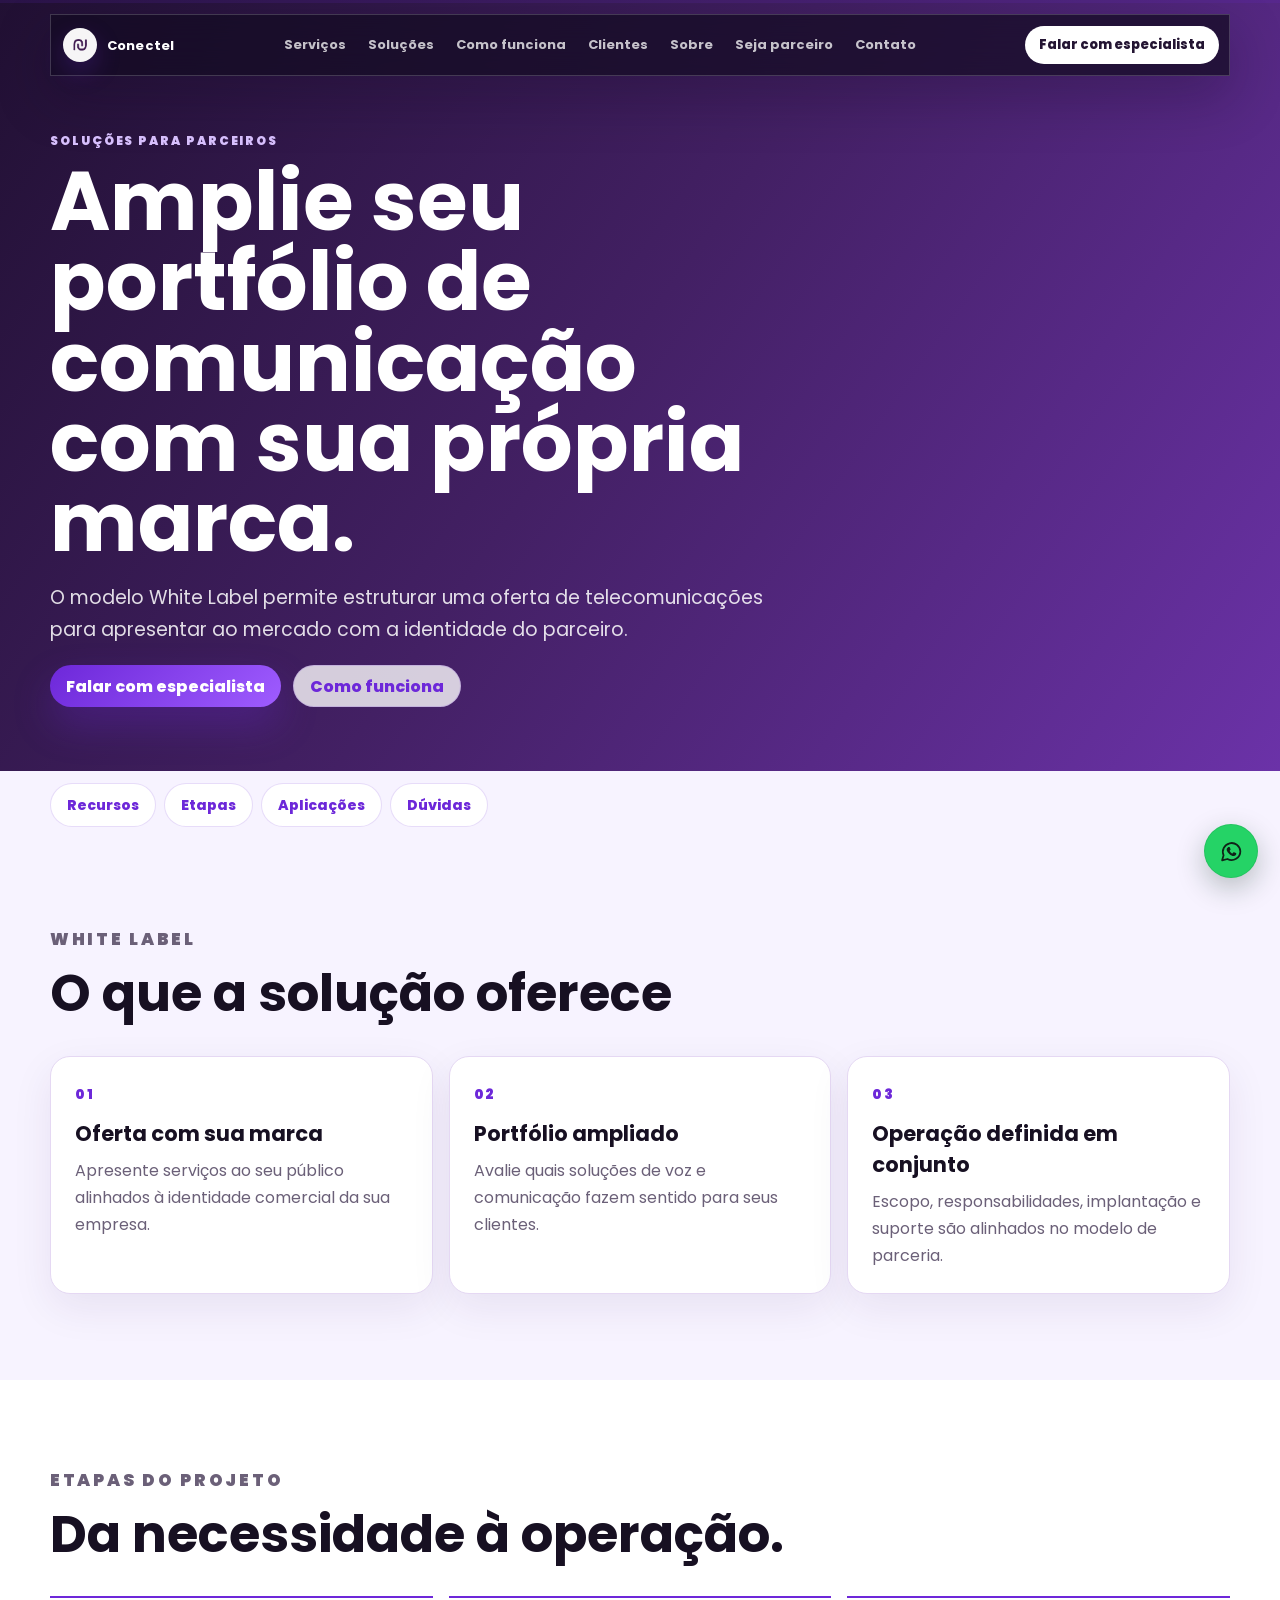
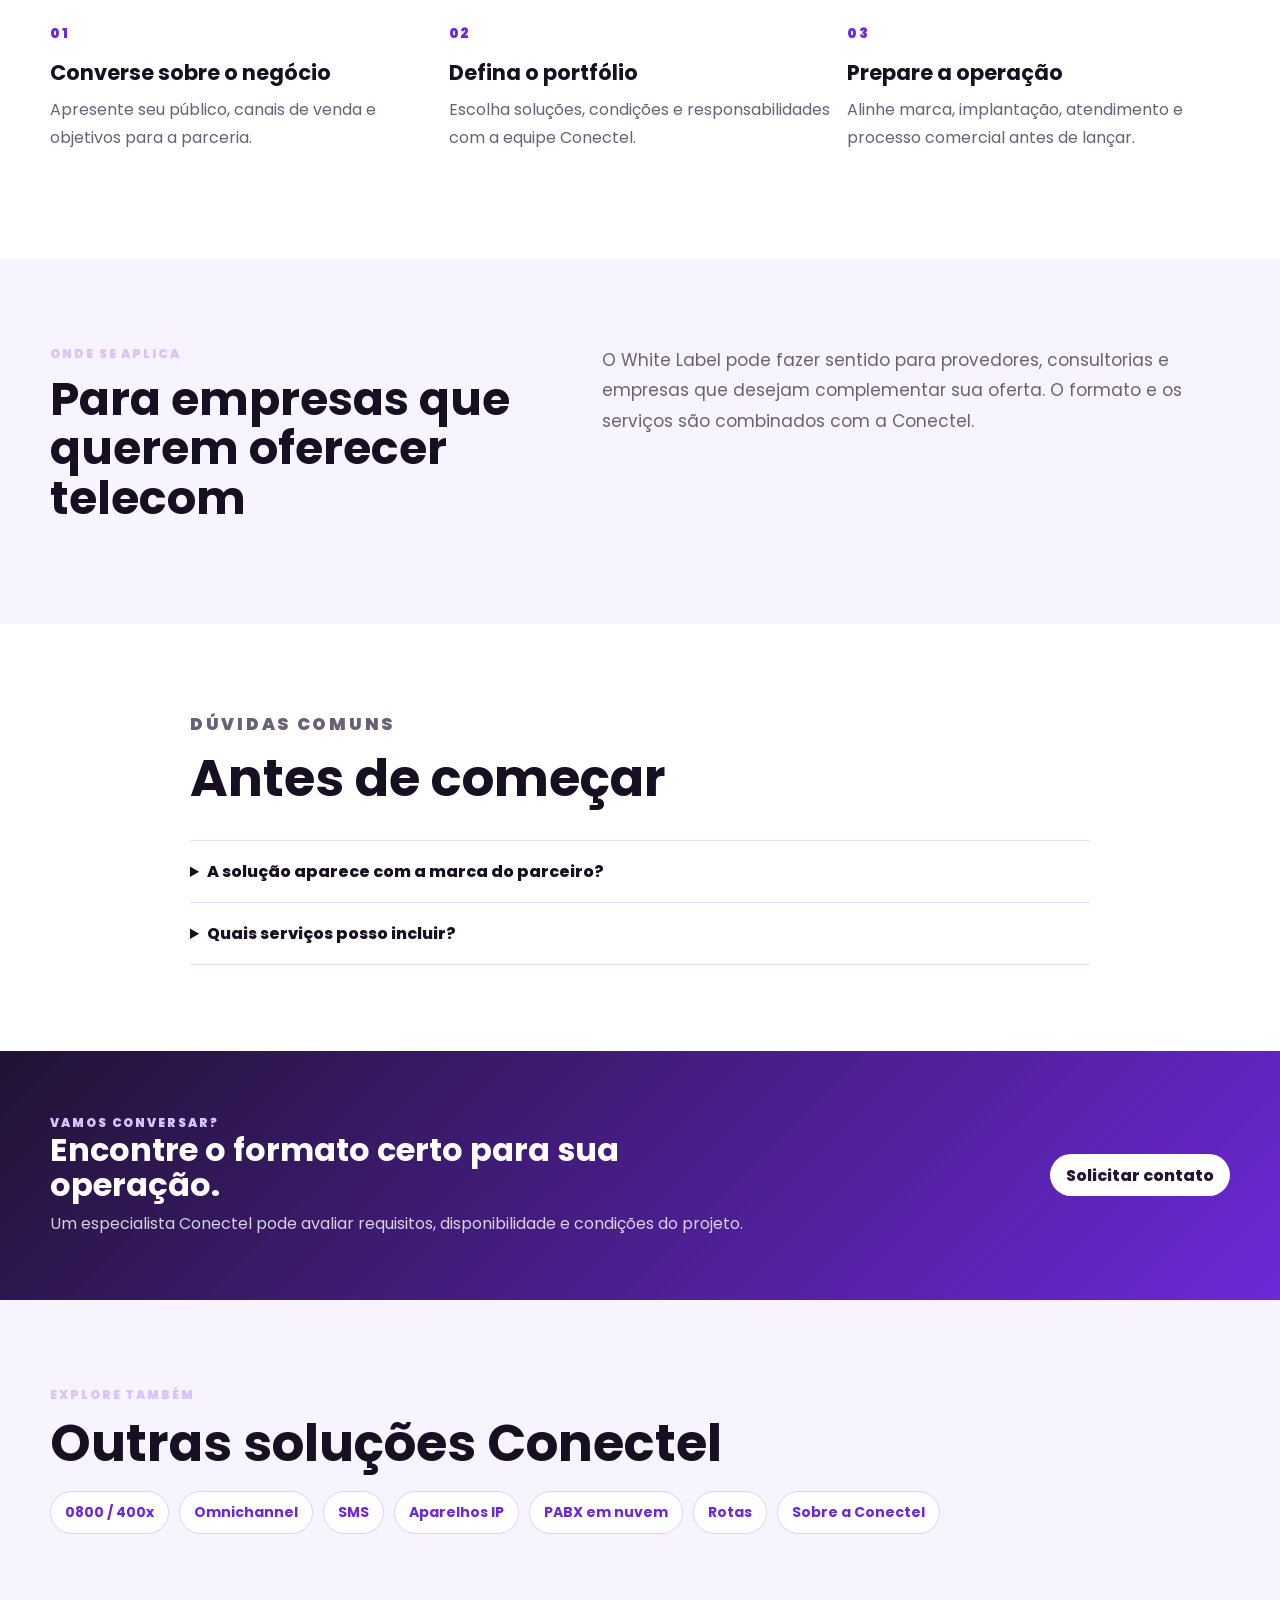
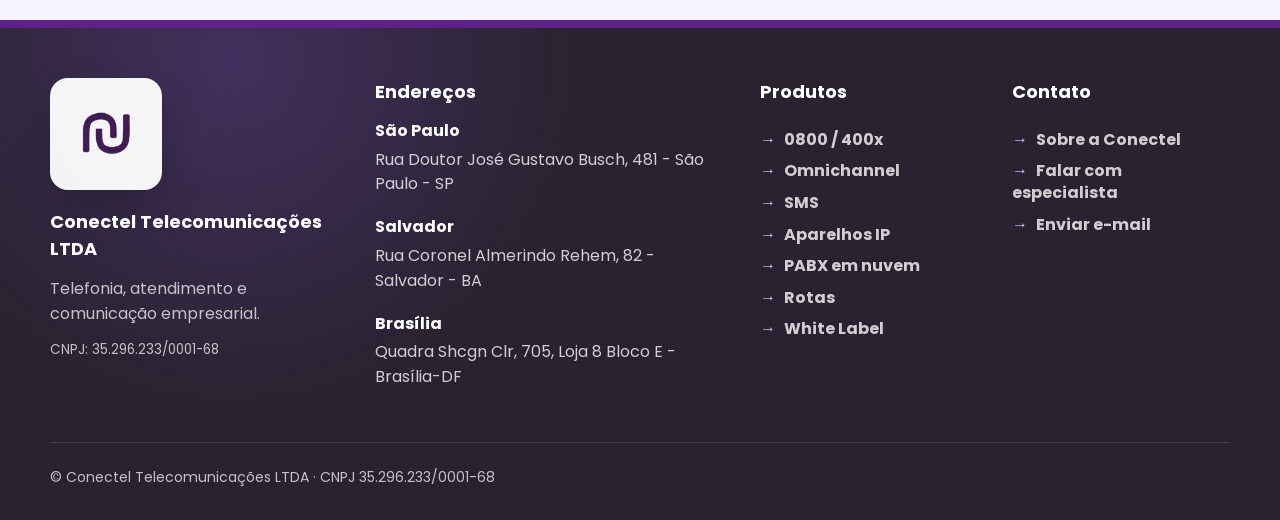
<file: white-label.html>
<!doctype html>
<html lang="pt-BR">
<head>
<meta charset="UTF-8">
<meta name="viewport" content="width=device-width,initial-scale=1">
<meta name="theme-color" content="#6d28d9">
<meta name="description" content="Conheça o modelo White Label Conectel para parceiros ampliarem seu portfólio.">
<title>White Label | Conectel</title>
<link rel="preconnect" href="https://fonts.googleapis.com">
<link rel="preconnect" href="https://fonts.gstatic.com" crossorigin>
<link href="https://fonts.googleapis.com/css2?family=Poppins:wght@400;500;600;700;800;900&display=swap" rel="stylesheet">
<link rel="stylesheet" href="css/styles.css">
<link rel="stylesheet" href="css/product-pages.css">
</head>
<body><div data-product-page="white-label"></div><script src="js/product-pages.js"></script><script src="js/main.js"></script></body>
</html>
</file>
<file: css/styles.css>
:root {
  --bg: #f7f3ff;
  --ink: #171022;
  --muted: #6b6078;
  --purple: #6d28d9;
  --purple-2: #9f5cff;
  --lilac: #efe5ff;
  --cyan: #29c7f3;
  --card: #ffffff;
  --line: rgba(109, 40, 217, 0.16);
  --shadow: 0 24px 70px rgba(52, 26, 92, 0.16);
  --glow: 0 24px 60px rgba(109, 40, 217, 0.28);
  --radius: 35px;
}

* { box-sizing: border-box; }
html { scroll-behavior: smooth; }
body {
  margin: 0;
  color: var(--ink);
  background: var(--bg);
  font-family: Poppins, Arial, sans-serif;
}
body.menu-open { overflow: hidden; }
a { color: inherit; text-decoration: none; }
img { max-width: 100%; display: block; }
button, input, textarea { font: inherit; }
h1, h2, h3, p { margin-top: 0; }

.site-header {
  position: fixed;
  top: 14px;
  left: 0;
  right: 0;
  z-index: 20;
  padding: 0 16px;
  pointer-events: none;
  transition: top .24s ease;
}

.nav {
  width: min(1180px, 100%);
  height: 62px;
  margin: 0 auto;
  display: flex;
  align-items: center;
  justify-content: space-between;
  gap: 16px;
  padding: 8px 10px 8px 12px;
  border: 1px solid rgba(255,255,255,.18);
  /* border-radius: 999px; */
  background: rgba(20, 11, 34, .74);
  box-shadow: 0 20px 54px rgba(17, 8, 31, .28);
  backdrop-filter: blur(18px);
  pointer-events: auto;
  transition: height .24s ease, background .24s ease, box-shadow .24s ease, border-color .24s ease;
}

.site-header.is-scrolled { top: 6px; }
.site-header.is-scrolled .nav {
  height: 54px;
  background: rgba(20, 11, 34, .92);
  border-color: rgba(255,255,255,.25);
  box-shadow: 0 12px 34px rgba(17, 8, 31, .34);
}

.brand {
  display: inline-flex;
  align-items: center;
  gap: 10px;
  color: white;
  font-weight: 900;
  flex: 0 0 auto;
}

.brand-logo,
.site-header .brand img {
  width: 34px !important;
  height: 34px !important;
  min-width: 34px !important;
  max-width: 34px !important;
  min-height: 34px !important;
  max-height: 34px !important;
  object-fit: contain !important;
  border-radius: 50%;
  padding: 4px;
  background: rgba(255,255,255,.96);
  box-shadow: 0 10px 24px rgba(109, 40, 217, .26);
  transition: transform .22s ease, box-shadow .22s ease;
}

.brand:hover .brand-logo {
  transform: scale(1.05);
  box-shadow: 0 14px 32px rgba(159, 92, 255, .38);
}

.brand-text { line-height: 1; white-space: nowrap; }
.brand-text strong { font-size: 13px; letter-spacing: .01em; }

.nav-links {
  display: flex;
  align-items: center;
  justify-content: center;
  gap: 4px;
  min-width: 0;
  color: rgba(255,255,255,.75);
  font-size: 13px;
  font-weight: 700;
}

.nav-links a {
  position: relative;
  padding: 8px 9px;
  white-space: nowrap;
  transition: color .4s ease, background .4s ease;
}

.nav-links a::after {
  content: "";
  position: absolute;
  left: 10px;
  right: 10px;
  bottom: 4px;
  height: 2px;
  border-radius: 999px;
  background: linear-gradient(90deg, var(--cyan), var(--purple-2));
  transform: scaleX(0);
  transform-origin: left;
  transition: transform .22s ease;
}

.nav-links a:hover { color: white; background: rgba(255,255,255,.08); }
.nav-links a:hover::after { transform: scaleX(1); }

.nav-toggle {
  width: 40px;
  height: 40px;
  display: none;
  place-items: center;
  gap: 4px;
  border: 1px solid rgba(255,255,255,.18);
  border-radius: 50%;
  background: rgba(255,255,255,.1);
  cursor: pointer;
}
.nav-toggle span {
  width: 18px;
  height: 2px;
  display: block;
  border-radius: 999px;
  background: white;
}

.btn {
  min-height: 42px;
  display: inline-flex;
  align-items: center;
  justify-content: center;
  gap: 8px;
  border: 0;
  border-radius: var(--radius);
  padding: 0 16px;
  font-weight: 800;
  cursor: pointer;
  white-space: nowrap;
  transition: transform .18s ease, box-shadow .18s ease, background .18s ease;
}
.btn:hover { transform: translateY(-2px); }
.btn-primary {
  color: white;
  background: linear-gradient(135deg, var(--purple), var(--purple-2));
  box-shadow: 0 18px 38px rgba(109, 40, 217, .3);
}
.btn-light { color: #241533; background: white; }
.btn-soft {
  color: var(--purple);
  border: 1px solid var(--line);
  background: rgba(255,255,255,.78);
}
.nav-cta { flex: 0 0 auto; min-height: 38px; font-size: 13px; padding: 0 14px; }

.hero {
  min-height: 94vh;
  display: grid;
  align-items: end;
  padding: 122px 0 72px;
  color: white;
  background:
    linear-gradient(90deg, rgba(21, 12, 38, .92), rgba(64, 23, 116, .72), rgba(23, 16, 34, .42)),
    url("https://conectel.com.br/assets/images/capa-telefonia-omnichannel-0800-conectel-multioperadora-1080x626.png-1080x626.png") center right / cover no-repeat;
}
.hero-inner {
  width: min(1180px, calc(100% - 32px));
  margin: 0 auto;
  display: grid;
  gap: 32px;
}
.eyebrow {
  margin: 0 0 12px;
  color: #d8c3ff;
  font-size: 12px;
  font-weight: 900;
  letter-spacing: .16em;
  text-transform: uppercase;
}
h1 {
  max-width: 820px;
  margin-bottom: 18px;
  font-size: clamp(44px, 7vw, 82px);
  line-height: .98;
}
.hero-copy {
  max-width: 680px;
  margin-bottom: 28px;
  color: rgba(255,255,255,.82);
  font-size: clamp(17px, 2vw, 21px);
  line-height: 1.65;
}
.hero-actions { display: flex; flex-wrap: wrap; gap: 12px; }
.hero-metrics {
  display: grid;
  grid-template-columns: repeat(4, minmax(0, 1fr));
  gap: 12px;
  max-width: 900px;
}
.hero-metric {
  padding: 16px;
  border: 1px solid rgba(255,255,255,.16);
  border-radius: var(--radius);
  background: rgba(255,255,255,.09);
  backdrop-filter: blur(12px);
}
.hero-metric strong { display: block; font-size: 26px; line-height: 1; }
.hero-metric span {
  display: block;
  margin-top: 8px;
  color: rgba(255,255,255,.72);
  font-size: 13px;
  font-weight: 700;
}

.section { padding: 86px 0; }
.section.alt { background: white; }
.container { width: min(1180px, calc(100% - 32px)); margin: 0 auto; }
.section-head { max-width: 760px; margin-bottom: 34px; }
.section-head.center { margin-left: auto; margin-right: auto; text-align: center; }
h2 {
  margin-bottom: 14px;
  font-size: clamp(30px, 4vw, 52px);
  line-height: 1.08;
}
.section-head p, .muted-copy {
  color: var(--muted);
  font-size: 17px;
  line-height: 1.7;
}

.service-grid {
  display: grid;
  grid-template-columns: repeat(3, minmax(0, 1fr));
  gap: 16px;
}
.service-card {
  min-height: 230px;
  display: grid;
  align-content: start;
  gap: 16px;
  padding: 24px;
  border: 1px solid var(--line);
  border-radius: var(--radius);
  background: var(--card);
  box-shadow: 0 14px 40px rgba(52, 26, 92, .08);
  transition: transform .24s ease, box-shadow .24s ease, border-color .24s ease;
}
.service-card:hover {
  transform: translateY(-7px);
  border-color: rgba(109, 40, 217, .34);
  box-shadow: 0 28px 70px rgba(52, 26, 92, .16);
}
.service-card.featured {
  color: white;
  background: linear-gradient(135deg, var(--purple), #3b0764);
  border-color: transparent;
}
.service-icon {
  width: 46px;
  height: 46px;
  display: grid;
  place-items: center;
  border-radius: var(--radius);
  color: white;
  background: linear-gradient(135deg, var(--purple-2), var(--cyan));
  font-weight: 900;
}
.service-card.featured .service-icon { background: rgba(255,255,255,.16); }
.service-card h3 { margin: 0; font-size: 22px; }
.service-card p { margin: 0; color: var(--muted); line-height: 1.65; }
.service-card.featured p { color: rgba(255,255,255,.78); }

.solution-band {
  display: grid;
  grid-template-columns: 1fr 1fr;
  gap: 34px;
  align-items: center;
}
.solution-media {
  min-height: 460px;
  border-radius: var(--radius);
  background:
    linear-gradient(180deg, rgba(109,40,217,.12), rgba(159,92,255,.28)),
    url("https://conectel.com.br/assets/images/foto-caua-reymond-conectel-1046x1046.png-1041x849.png") center / cover no-repeat;
  box-shadow: var(--shadow);
}
.check-list { display: grid; gap: 12px; margin-top: 24px; }
.check-item {
  display: flex;
  gap: 12px;
  align-items: flex-start;
  padding: 14px;
  border: 1px solid var(--line);
  border-radius: var(--radius);
  background: white;
  font-weight: 700;
}
.check-item span {
  width: 26px;
  height: 26px;
  flex: 0 0 26px;
  display: grid;
  place-items: center;
  border-radius: 50%;
  color: white;
  background: var(--purple);
  font-size: 13px;
}

.clients-section {
  overflow: hidden;
  background:
    radial-gradient(circle at 12% 18%, rgba(159, 92, 255, .16), transparent 30%),
    linear-gradient(180deg, #fff, #f6f0ff);
}
.clients-marquee {
  width: 100%;
  overflow: hidden;
  padding: 6px 0 18px;
  mask-image: linear-gradient(90deg, transparent, #000 10%, #000 90%, transparent);
}
.clients-track {
  --client-gap: 18px;
  width: max-content;
  display: flex;
  align-items: center;
  gap: var(--client-gap);
  animation: clientsMarquee 42s linear infinite;
  will-change: transform;
}
.clients-marquee:hover .clients-track { animation-play-state: paused; }
.client-logo-card {
  width: 230px;
  height: 132px;
  flex: 0 0 230px;
  display: grid;
  place-items: center;
  padding: 20px;
  overflow: hidden;
  border: 1px solid rgba(109, 40, 217, .14);
  border-radius: 18px;
  background: rgba(255,255,255,.94);
  box-shadow: 0 18px 48px rgba(52, 26, 92, .1);
  transition: transform .25s ease, box-shadow .25s ease, border-color .25s ease;
}
.client-logo-card:hover {
  transform: translateY(-5px) scale(1.02);
  border-color: rgba(109, 40, 217, .32);
  box-shadow: 0 26px 68px rgba(52, 26, 92, .16);
}
.client-logo-card img {
  width: 100%;
  height: 100%;
  max-width: 205px;
  max-height: 92px;
  object-fit: contain;
}
.client-logo-card img[src*="World-Tennis"] { max-width: 205px; max-height: 98px; }
.client-logo-card img[src*="prefeitura"] { max-width: 245px; max-height: 104px; transform: scale(1.42); }
.client-logo-card img[src*="thermas"] { max-width: 188px; max-height: 112px; transform: scale(1.16); }
.client-logo-card img[src*="wizard"] { max-width: 232px; max-height: 96px; transform: scale(1.22); }
.client-logo-card img[src*="evora"] { max-width: 226px; max-height: 104px; transform: scale(1.18); }
@keyframes clientsMarquee {
  from { transform: translateX(0); }
  to { transform: translateX(calc(-50% - (var(--client-gap) / 2))); }
}

.steps {
  display: grid;
  grid-template-columns: repeat(4, minmax(0, 1fr));
  gap: 16px;
}
.step {
  padding: 22px;
  border: 1px solid var(--line);
  border-radius: var(--radius);
  background: rgba(255,255,255,.72);
}
.step small { color: var(--purple); font-weight: 900; letter-spacing: .12em; }
.step strong { display: block; margin: 12px 0 8px; font-size: 18px; }
.step p { margin: 0; color: var(--muted); line-height: 1.6; }

.contact-section {
  color: white;
  background:
    linear-gradient(135deg, rgba(23, 10, 41, .96), rgba(109, 40, 217, .88)),
    url("https://conectel.com.br/assets/images/background5.jpg") center / cover no-repeat;
}
.contact-panel {
  display: grid;
  grid-template-columns: 1fr .9fr;
  gap: 24px;
  align-items: center;
}
.contact-panel p { color: rgba(255,255,255,.78); font-size: 17px; line-height: 1.7; }
.lead-form {
  display: grid;
  gap: 12px;
  padding: 22px;
  border: 1px solid rgba(255,255,255,.18);
  border-radius: var(--radius);
  background: rgba(255,255,255,.1);
  backdrop-filter: blur(12px);
}
.lead-form input, .lead-form textarea {
  width: 100%;
  min-height: 48px;
  border: 1px solid rgba(255,255,255,.2);
  border-radius: var(--radius);
  padding: 0 14px;
  color: white;
  background: rgba(255,255,255,.1);
  outline: none;
}
.lead-form textarea { min-height: 112px; padding-top: 12px; resize: vertical; }
.lead-form input::placeholder, .lead-form textarea::placeholder { color: rgba(255,255,255,.58); }
.lead-form small { min-height: 20px; color: rgba(255,255,255,.78); font-weight: 700; }
.anchor-offset { position: relative; top: -96px; display: block; width: 1px; height: 1px; pointer-events: none; }

.site-footer {
  padding: 58px 0 32px;
  color: rgba(255,255,255,.86);
  background:
    linear-gradient(180deg, #5d2187 0 8px, transparent 8px),
    radial-gradient(circle at 18% 8%, rgba(159, 92, 255, .22), transparent 30%),
    #292331;
}
.footer-inner {
  width: min(1180px, calc(100% - 32px));
  margin: 0 auto;
  display: grid;
  grid-template-columns: 1.2fr 1.45fr .9fr .9fr;
  gap: 34px;
  align-items: start;
}
.footer-brand { display: grid; gap: 18px; }
.footer-brand img {
  width: 112px;
  height: auto;
  padding: 10px;
  border-radius: 18px;
  background: rgba(255,255,255,.95);
  box-shadow: 0 18px 40px rgba(0,0,0,.18);
}
.footer-brand strong, .footer-addresses h3, .footer-links h3 {
  display: block;
  margin: 0 0 14px;
  color: white;
  font-size: 18px;
}
.footer-brand span, .footer-brand small { display: block; color: rgba(255,255,255,.72); line-height: 1.6; }
.footer-brand small { margin-top: 12px; }
.footer-addresses p { margin: 0 0 18px; color: rgba(255,255,255,.78); line-height: 1.55; }
.footer-addresses p strong { display: block; color: white; margin-bottom: 4px; }
.footer-links { display: grid; align-content: start; gap: 10px; }
.footer-links a {
  position: relative;
  color: rgba(255,255,255,.78);
  font-weight: 700;
  line-height: 1.35;
  transition: color .2s ease, transform .2s ease;
}
.footer-links a::before { content: "→"; margin-right: 8px; color: #d8c3ff; }
.footer-links a:hover { color: white; transform: translateX(4px); }
.footer-bottom {
  width: min(1180px, calc(100% - 32px));
  margin: 34px auto 0;
  padding-top: 24px;
  border-top: 1px solid rgba(255,255,255,.12);
  display: flex;
  justify-content: space-between;
  align-items: center;
  gap: 20px;
  flex-wrap: wrap;
  color: rgba(255,255,255,.72);
  font-size: 14px;
}
.footer-social { display: flex; gap: 10px; }
.footer-social a {
  width: 40px;
  height: 40px;
  display: grid;
  place-items: center;
  border-radius: 50%;
  color: white;
  background: rgba(255,255,255,.1);
  font-weight: 900;
  transition: transform .2s ease, background .2s ease;
}
.footer-social a:hover { transform: translateY(-3px); background: var(--purple-2); }

.is-enhanced .reveal {
  opacity: 0;
  transform: translateY(22px);
  transition: opacity .65s ease, transform .65s ease;
}
.is-enhanced .reveal.visible { opacity: 1; transform: translateY(0); }
.is-enhanced .reveal.reveal-from-left { transform: translateX(-34px); }
.is-enhanced .reveal.reveal-from-right { transform: translateX(34px); }
.is-enhanced .reveal.reveal-from-left.visible,
.is-enhanced .reveal.reveal-from-right.visible { transform: translate(0, 0); }
.service-card.reveal, .hero-metric.reveal, .step.reveal, .check-item.reveal { transition-property: opacity, transform, box-shadow, border-color, background; }

.faq-section { background: #fff; }
.home-faq { max-width: 900px; }
.faq-list { border-top: 1px solid var(--line); }
.faq-item { border-bottom: 1px solid var(--line); }
.faq-item summary {
  min-height: 64px;
  display: flex;
  align-items: center;
  justify-content: space-between;
  gap: 20px;
  padding: 16px 2px;
  color: var(--ink);
  font-weight: 700;
  cursor: pointer;
  list-style: none;
}
.faq-item summary::-webkit-details-marker { display: none; }
.faq-item summary::after { content: "+"; color: var(--purple); font-size: 24px; line-height: 1; }
.faq-item[open] summary::after { content: "\2212"; }
.faq-item summary:focus-visible { outline: 3px solid var(--purple-2); outline-offset: 3px; }
.faq-item p { max-width: 760px; margin: 0; padding: 0 28px 20px 2px; color: var(--muted); line-height: 1.75; }

.reading-progress {
  position: fixed;
  inset: 0 0 auto;
  z-index: 60;
  height: 3px;
  pointer-events: none;
  background: rgba(109, 40, 217, .12);
}
.reading-progress span {
  display: block;
  width: 100%;
  height: 100%;
  transform: scaleX(0);
  transform-origin: left center;
  background: linear-gradient(90deg, var(--cyan), var(--purple-2), var(--purple));
}
.back-to-top {
  position: fixed;
  right: 22px;
  bottom: 90px;
  z-index: 29;
  width: 48px;
  height: 48px;
  display: grid;
  place-items: center;
  border: 1px solid rgba(109,40,217,.2);
  border-radius: 50%;
  color: #fff;
  background: var(--purple);
  box-shadow: 0 10px 28px rgba(52,26,92,.2);
  font-size: 24px;
  cursor: pointer;
  transition: transform .2s ease, background .2s ease, box-shadow .2s ease;
}
.back-to-top:hover { transform: translateY(-3px); background: #5520ad; box-shadow: 0 14px 32px rgba(52,26,92,.28); }
.back-to-top:focus-visible { outline: 3px solid var(--cyan); outline-offset: 3px; }
.back-to-top[hidden] { display: none; }

@media (max-width: 980px) {
  .site-header.is-scrolled .nav { height: 52px; }
  .nav { height: 58px; border-radius: 24px; }
  .nav-toggle { display: grid; }
  .nav-cta { display: none; }
  .nav-links {
    position: fixed;
    top: 76px;
    left: 16px;
    right: 16px;
    display: none;
    flex-direction: column;
    align-items: stretch;
    gap: 4px;
    padding: 10px;
    border: 1px solid rgba(255,255,255,.18);
    border-radius: 18px;
    color: white;
    background: rgba(24, 14, 42, .96);
    box-shadow: var(--shadow);
  }
  .nav-links.open { display: flex; }
  .nav-links a { padding: 13px 14px; }
  .hero { min-height: auto; padding-top: 108px; }
  .hero-metrics, .service-grid, .solution-band, .steps, .contact-panel { grid-template-columns: 1fr; }
  .solution-media { min-height: 340px; }
  .clients-track { --client-gap: 12px; gap: var(--client-gap); animation-duration: 34s; }
  .client-logo-card { width: 200px; height: 112px; flex-basis: 190px; padding: 18px; }
  .client-logo-card img { max-width: 166px; max-height: 74px; }
  .client-logo-card img[src*="prefeitura"] { transform: scale(1.28); }
  .client-logo-card img[src*="wizard"],
  .client-logo-card img[src*="evora"],
  .client-logo-card img[src*="thermas"] { transform: scale(1.12); }
  .footer-inner { grid-template-columns: 1fr; }
  .footer-bottom { align-items: flex-start; flex-direction: column; }
}

@media (prefers-reduced-motion: reduce) {
  *, *::before, *::after {
    scroll-behavior: auto !important;
    transition-duration: .01ms !important;
    animation-duration: .01ms !important;
  }
  .is-enhanced .reveal { opacity: 1; transform: none; }
  .clients-track { animation: none; }
}

/* Blindagem do carrossel: nenhuma imagem pode escapar do card. */
.clients-track > article,
.client-logo-card,
.client-logo-card1 {
  width: 230px !important;
  height: 132px !important;
  flex: 0 0 230px !important;
  display: grid !important;
  place-items: center !important;
  overflow: hidden !important;
  padding: 20px !important;
  border: 1px solid rgba(109, 40, 217, .14);
  border-radius: 18px;
  background: rgba(255,255,255,.94);
}

.clients-track > article > img,
.client-logo-card > img,
.client-logo-card1 > img {
  display: block !important;
  width: auto !important;
  height: auto !important;
  max-width: 205px !important;
  max-height: 92px !important;
  object-fit: contain !important;
}

.clients-track > article > img[src*="World-Tennis"],
.client-logo-card > img[src*="World-Tennis"],
.client-logo-card1 > img[src*="World-Tennis"] {
  width: auto !important;
  height: auto !important;
  max-width: 205px !important;
  max-height: 98px !important;
  transform: none !important;
}

@media (max-width: 980px) {
  .clients-track > article,
  .client-logo-card,
  .client-logo-card1 {
    width: 190px !important;
    height: 112px !important;
    flex-basis: 190px !important;
  }

  .clients-track > article > img,
  .client-logo-card > img,
  .client-logo-card1 > img {
    max-width: 166px !important;
    max-height: 74px !important;
  }
}

.sr-only{position:absolute;width:1px;height:1px;padding:0;margin:-1px;overflow:hidden;clip:rect(0,0,0,0);white-space:nowrap;border:0}.lead-form input:focus-visible,.lead-form textarea:focus-visible{border-color:#d9c1ff;box-shadow:0 0 0 3px rgba(217,193,255,.22)}.lead-form .form-helper{min-height:0;color:rgba(255,255,255,.78);font-size:13px;line-height:1.6;font-weight:500}.lead-form .form-helper a{color:#fff;text-decoration:underline;text-underline-offset:3px;font-weight:800}.lead-form .form-helper a:hover{color:#e3d0ff}
.service-card { color: inherit; text-decoration: none; }
.service-card:focus-visible { outline: 3px solid var(--purple-2); outline-offset: 4px; }
.service-more {
  display: inline-flex;
  align-items: center;
  justify-self: start;
  gap: 10px;
  margin-top: auto;
  padding: 10px 14px;
  border: 1px solid rgba(109,40,217,.18);
  border-radius: 999px;
  background: rgba(109,40,217,.09);
  color: var(--purple);
  font-size: 14px;
  font-weight: 800;
  transition: gap .2s ease, background .2s ease, color .2s ease;
}
.service-card:hover .service-more { gap: 15px; background: var(--purple); color: #fff; }
.service-card.featured .service-more { border-color: rgba(255,255,255,.28); background: rgba(255,255,255,.14); color: #fff; }
.service-card.featured:hover .service-more { background: #fff; color: var(--purple); }
.whatsapp-float {
  position: fixed;
  right: 22px;
  bottom: 22px;
  z-index: 30;
  width: 54px;
  height: 54px;
  display: inline-flex;
  align-items: center;
  justify-content: center;
  border: 1px solid rgba(0,0,0,.08);
  border-radius: 50%;
  color: #102318;
  background: #25d366;
  box-shadow: 0 10px 28px rgba(17,50,31,.28);
  transition: transform .2s ease, box-shadow .2s ease, background .2s ease;
}
.whatsapp-float:hover { transform: translateY(-3px); background: #35df75; box-shadow: 0 14px 34px rgba(17,50,31,.34); }
.whatsapp-float:focus-visible { outline: 3px solid #171022; outline-offset: 4px; }
.whatsapp-float svg { width: 25px; height: 25px; fill: none; stroke: currentColor; stroke-width: 1.7; stroke-linecap: round; stroke-linejoin: round; }
.whatsapp-float svg path:last-child { fill: currentColor; stroke: none; }
@media (max-width: 600px) {
  .whatsapp-float { right: 14px; bottom: 14px; }
  .back-to-top { right: 16px; bottom: 78px; width: 44px; height: 44px; }
}
@media (prefers-reduced-motion: reduce) { .whatsapp-float { transition: none; } }
.solution-fit { background: linear-gradient(180deg, #fff 0%, #f7f3ff 100%); }
.solution-fit-grid { display: grid; grid-template-columns: repeat(3, minmax(0, 1fr)); gap: 16px; align-items: stretch; }
.solution-fit-card { display: flex; min-width: 0; flex-direction: column; gap: 16px; padding: 24px; border: 1px solid var(--line); border-radius: 16px; background: #fff; box-shadow: 0 14px 36px rgba(52,26,92,.08); color: inherit; text-decoration: none; transition: transform .25s ease, border-color .25s ease, box-shadow .25s ease; }
.solution-fit-card:hover { transform: translateY(-7px); border-color: rgba(109,40,217,.34); box-shadow: 0 28px 70px rgba(52,26,92,.16); }
.solution-fit-card:focus-visible { outline: 3px solid var(--purple-2); outline-offset: 4px; }
.solution-fit-card:hover .btn-soft { background: var(--purple); color: #fff; border-color: var(--purple); }
.solution-fit-index { color: var(--purple); font-size: 12px; font-weight: 900; }
.solution-fit-card h3 { margin: 0; font-size: 23px; }
.solution-fit-card dl { display: grid; gap: 0; margin: 0; }
.solution-fit-card dl div { padding: 14px 0; border-top: 1px solid var(--line); }
.solution-fit-card dt { margin-bottom: 5px; color: var(--purple); font-size: 13px; font-weight: 800; }
.solution-fit-card dd { margin: 0; color: var(--muted); font-size: 14px; line-height: 1.65; }
.solution-fit-card .btn { align-self: flex-start; gap: 8px; margin-top: auto; white-space: normal; }
.solution-fit-note { max-width: 780px; margin: 22px auto 0; color: var(--muted); font-size: 14px; line-height: 1.65; text-align: center; }
.solution-finder { background: linear-gradient(180deg, #f7f3ff, #fff); }
.solution-finder-form {
  display: grid;
  grid-template-columns: minmax(0, 1fr) minmax(0, 1fr) auto;
  align-items: end;
  gap: 14px;
  padding: 22px;
  border: 1px solid var(--line);
  border-radius: 16px;
  background: #fff;
  box-shadow: 0 14px 40px rgba(52,26,92,.08);
}
.solution-finder-form label { display: grid; gap: 8px; color: var(--ink); font-size: 13px; font-weight: 800; }
.solution-finder-form select {
  width: 100%;
  min-height: 48px;
  padding: 0 38px 0 13px;
  border: 1px solid var(--line);
  border-radius: 10px;
  color: var(--ink);
  background: #fff;
  font-size: 14px;
}
.solution-finder-form select:focus-visible { outline: 3px solid rgba(159,92,255,.38); outline-offset: 2px; }
.solution-finder-form .btn { min-height: 48px; padding: 0 20px; white-space: nowrap; }
.solution-recommendation {
  display: grid;
  grid-template-columns: minmax(0, 1fr) auto;
  align-items: center;
  gap: 16px 28px;
  margin-top: 16px;
  padding: 24px;
  border: 1px solid rgba(109,40,217,.22);
  border-left: 4px solid var(--purple);
  border-radius: 12px;
  background: #fff;
  box-shadow: 0 14px 40px rgba(52,26,92,.08);
}
.solution-recommendation[hidden] { display: none; }
.solution-recommendation .eyebrow { margin-bottom: 7px; color: var(--purple); }
.solution-recommendation h3 { margin: 0 0 8px; font-size: 23px; }
.solution-recommendation p:not(.eyebrow) { max-width: 720px; margin: 0; color: var(--muted); line-height: 1.65; }
.solution-recommendation-actions { display: flex; flex-wrap: wrap; gap: 10px; }
.solution-recommendation small { grid-column: 1 / -1; color: var(--muted); line-height: 1.5; }
.solution-recommendation .btn { min-height: 44px; padding: 0 16px; }
.solution-recommendation .btn-soft { border: 1px solid var(--line); }
@media (max-width: 900px) { .solution-fit-grid { grid-template-columns: 1fr; max-width: 680px; margin: auto; } }
@media (max-width: 760px) {
  .btn { min-height: 48px; }
  .nav-toggle { width: 44px; height: 44px; }
  .nav-links a { min-height: 44px; display: flex; align-items: center; }
  .service-more, .product-related-links a, .about-portfolio a { min-height: 44px; }
  .lead-form input, .lead-form textarea { font-size: 16px; }
  .solution-fit-card { padding: 20px; }
  .solution-finder-form { grid-template-columns: 1fr; padding: 18px; }
  .solution-finder-form .btn { width: 100%; white-space: normal; }
  .solution-recommendation { grid-template-columns: 1fr; padding: 20px; }
  .solution-recommendation-actions { display: grid; grid-template-columns: 1fr; }
  .solution-recommendation-actions .btn { white-space: normal; }
}
@media (min-width: 761px) and (max-width: 980px) {
  .service-grid { grid-template-columns: repeat(2, minmax(0, 1fr)); }
  .hero-metrics { grid-template-columns: repeat(2, minmax(0, 1fr)); }
}
@media (max-width: 980px) {
  .nav-toggle { width: 44px; height: 44px; }
  .nav-links a { min-height: 44px; display: flex; align-items: center; }
  .nav-links.open { max-height: calc(100dvh - 92px); overflow-y: auto; overscroll-behavior: contain; }
}
@media (max-width: 760px) {
  .btn { min-height: 48px; white-space: normal; text-align: center; }
  .service-card { min-height: 0; }
}
</file>
<file: css/product-pages.css>
.product-page{padding-top:76px}.product-hero{min-height:540px;display:grid;align-items:center;padding:96px 0 72px;color:#fff;background:linear-gradient(90deg,rgba(21,12,38,.95),rgba(64,23,116,.8),rgba(23,16,34,.5)),url("https://conectel.com.br/assets/images/capa-telefonia-omnichannel-0800-conectel-multioperadora-1080x626.png-1080x626.png") center/cover no-repeat}.product-hero-inner{width:min(1180px,calc(100% - 32px));margin:auto}.product-hero h1{max-width:900px}.product-intro{max-width:720px;color:rgba(255,255,255,.85);font-size:19px;line-height:1.7}.product-grid,.product-steps{display:grid;grid-template-columns:repeat(3,minmax(0,1fr));gap:16px}.product-card{padding:24px;border:1px solid var(--line);border-radius:20px;background:#fff;box-shadow:0 14px 40px rgba(52,26,92,.08)}.product-card small,.product-step small{color:var(--purple);font-weight:900;letter-spacing:.12em}.product-card h3,.product-step h3{margin:12px 0 8px;font-size:21px}.product-card p,.product-step p{margin:0;color:var(--muted);line-height:1.7}.product-step{padding:22px 0;border-top:2px solid var(--purple)}.product-use{display:grid;grid-template-columns:.9fr 1.1fr;gap:38px;align-items:start}.product-use h2{font-size:clamp(30px,4vw,46px)}.product-use>p{margin:0;color:var(--muted);font-size:17px;line-height:1.8}.product-faq{max-width:900px}.product-faq details{padding:18px 0;border-top:1px solid var(--line)}.product-faq details:last-child{border-bottom:1px solid var(--line)}.product-faq summary{cursor:pointer;font-weight:800}.product-faq details p{margin:12px 0 0;color:var(--muted);line-height:1.7}.product-cta{padding:62px 0;color:#fff;background:linear-gradient(135deg,#211333,#6d28d9)}.product-cta-inner{display:flex;align-items:center;justify-content:space-between;gap:24px}.product-cta h2{max-width:720px;margin-bottom:8px;font-size:32px}.product-cta p{margin:0;color:rgba(255,255,255,.8);line-height:1.7}.product-cta .eyebrow{color:#d8c3ff}.product-related-links{display:flex;flex-wrap:wrap;gap:10px;margin-top:20px}.product-related-links a{padding:10px 14px;border:1px solid var(--line);border-radius:999px;background:#fff;color:var(--purple);font-size:14px;font-weight:700;transition:transform .2s ease,background .2s ease}.product-related-links a:hover{transform:translateY(-2px);background:var(--lilac)}.service-more{color:var(--purple);font-size:14px;font-weight:800}.service-card.featured .service-more{color:#e2d0ff}.service-card h3 a:hover,.service-more:hover{text-decoration:underline;text-underline-offset:4px}@media(max-width:760px){.product-page{padding-top:66px}.product-hero{min-height:460px;padding:74px 0 54px}.product-intro{font-size:17px}.product-grid,.product-steps,.product-use{grid-template-columns:1fr}.product-cta-inner{align-items:flex-start;flex-direction:column}}
.product-visual-section{padding:18px 0 34px;background:#fff}.product-visual{display:flex;justify-content:center}.product-visual img{display:block;width:min(100%,760px);max-height:390px;object-fit:contain;object-position:center;padding:14px;border:1px solid rgba(92,51,135,.1);border-radius:14px;background:#fff;box-shadow:0 12px 34px rgba(42,20,72,.16)}.product-pricing-section{padding-top:54px;padding-bottom:62px;background:#faf8ff}.product-pricing-section .section-head{max-width:760px;margin:0 auto 26px;text-align:center}.product-pricing-section .section-head>p:last-child{color:var(--muted);line-height:1.65}.pricing-grid{display:grid;grid-template-columns:repeat(auto-fit,minmax(min(100%,250px),1fr));gap:16px;max-width:1000px;margin:auto}.pricing-card{display:flex;min-height:230px;flex-direction:column;align-items:flex-start;padding:24px;border:1px solid var(--line);border-radius:16px;background:#fff;box-shadow:0 14px 38px rgba(52,26,92,.08)}.pricing-name{margin:0;color:var(--muted);font-size:14px;font-weight:800}.pricing-card h3{margin:12px 0;font-size:32px;line-height:1.15;color:var(--purple)}.pricing-card h3 small{margin-left:4px;font-size:14px;color:var(--muted)}.pricing-card>p:not(.pricing-name){margin:0 0 20px;color:var(--muted);line-height:1.6}.pricing-card .btn{margin-top:auto}.product-pricing.quote{display:flex;align-items:center;justify-content:space-between;gap:28px;padding:28px;border:1px solid var(--line);border-radius:16px;background:#fff}.product-pricing.quote h2{margin:0 0 10px}.product-pricing.quote p:not(.eyebrow){max-width:700px;margin:0;color:var(--muted);line-height:1.7}.product-pricing.quote .eyebrow{margin:0 0 8px;color:var(--purple);font-weight:800}
@media(max-width:760px){.product-visual-section{padding:12px 0 22px}.product-visual img{width:min(100%,560px);max-height:280px;padding:10px;border-radius:12px}.product-pricing-section{padding-top:40px;padding-bottom:44px}.pricing-card{min-height:0}.product-pricing.quote{align-items:flex-start;flex-direction:column;padding:22px}}
/* Destaque do produto: imagem integrada ao conteúdo, com identidade roxa. */
.product-hero{min-height:590px;padding:78px 0 64px;background:linear-gradient(125deg,#211033 0%,#432064 48%,#6b32a8 100%)}
.product-hero-inner{display:grid;grid-template-columns:minmax(0,1fr) minmax(320px,.88fr);align-items:center;gap:clamp(28px,5vw,72px)}
.product-hero-copy{min-width:0}.product-hero h1{max-width:700px}.product-hero .eyebrow{color:#d9c1ff}.product-hero-visual{position:relative;isolation:isolate;display:grid;min-height:330px;aspect-ratio:1.12;place-items:center;padding:22px;border:1px solid rgba(255,255,255,.55);border-radius:24px;background:linear-gradient(145deg,rgba(255,255,255,.98),rgba(241,230,255,.94));box-shadow:0 28px 70px rgba(15,5,28,.32),inset 0 1px 0 rgba(255,255,255,.95);transform:rotate(1deg)}
.product-hero-visual:before{position:absolute;z-index:-1;inset:14px -12px -12px 14px;border:1px solid rgba(230,208,255,.5);border-radius:24px;content:""}.product-hero-visual img{display:block;width:100%;height:100%;max-height:430px;object-fit:contain;border-radius:12px}.product-visual-mark{position:absolute;right:18px;bottom:16px;padding:7px 12px;border:1px solid rgba(99,45,151,.16);border-radius:999px;background:rgba(255,255,255,.92);color:#54257f;font-size:12px;font-weight:800;box-shadow:0 5px 18px rgba(43,16,72,.1)}
.product-pricing-section{background:linear-gradient(180deg,#f2e8ff 0%,#fbf9ff 100%)}.product-pricing-section .eyebrow,.pricing-card h3{color:#6427a0}.pricing-card{border-color:#e3d2f5;box-shadow:0 14px 38px rgba(74,32,115,.1);transition:transform .2s ease,box-shadow .2s ease}.pricing-card:hover{transform:translateY(-4px);box-shadow:0 20px 46px rgba(74,32,115,.16)}.product-card{border-color:#e5d8f3}.product-related-links a{border-color:#e2d0f5}
@media(max-width:760px){.product-hero{min-height:0;padding:58px 0 44px}.product-hero-inner{grid-template-columns:1fr;gap:30px}.product-hero-visual{width:min(100%,520px);min-height:0;aspect-ratio:1.25;margin:0 auto;padding:16px;border-radius:18px;transform:none}.product-hero-visual:before{inset:9px -7px -7px 9px;border-radius:18px}.product-hero-visual img{max-height:310px}.product-visual-mark{right:12px;bottom:12px}}
/* Mantém o fundo do hero atrás da navbar fixa, como na home. */
.product-page{padding-top:0}
.product-hero{padding-top:132px}
@media(max-width:760px){.product-page{padding-top:0}.product-hero{padding-top:104px}}
@media (max-width: 760px) {
  .product-faq summary { min-height: 48px; display: flex; align-items: center; padding: 8px 0; }
  .product-related-links a { min-height: 44px; display: inline-flex; align-items: center; }
  .product-cta-inner .btn { width: 100%; }
}
/* Navegacao da pagina e ajustes responsivos para produtos. */
.product-page > section[id],
.product-page > section[id] .product-faq { scroll-margin-top: 92px; }
.product-jump-nav { position: relative; z-index: 1; display: flex; gap: 8px; overflow-x: auto; padding-top: 12px; padding-bottom: 12px; scrollbar-width: thin; }
.product-jump-nav a { min-height: 44px; flex: 0 0 auto; display: inline-flex; align-items: center; justify-content: center; padding: 0 16px; border: 1px solid var(--line); border-radius: 999px; background: #fff; color: var(--purple); font-size: 14px; font-weight: 800; white-space: nowrap; transition: background .2s ease, color .2s ease, border-color .2s ease; }
.product-jump-nav a:hover, .product-jump-nav a:focus-visible { border-color: var(--purple); background: var(--purple); color: #fff; }
.product-jump-nav a:focus-visible { outline: 3px solid var(--purple-2); outline-offset: 3px; }
.product-card { height: 100%; }
@media (min-width: 761px) and (max-width: 980px) {
  .product-hero-inner { grid-template-columns: minmax(0, 1.1fr) minmax(260px, .9fr); gap: 24px; }
  .product-hero-visual { min-height: 280px; }
  .product-grid, .product-steps { grid-template-columns: repeat(2, minmax(0, 1fr)); }
}
@media (max-width: 760px) {
  .product-page > .section { padding: 52px 0; }
  .product-hero h1 { font-size: 38px; line-height: 1.08; }
  .product-intro { font-size: 16px; line-height: 1.65; }
  .product-hero .hero-actions { display: grid; grid-template-columns: 1fr; }
  .product-hero .hero-actions .btn { min-height: 48px; white-space: normal; text-align: center; }
  .product-jump-nav { width: 100%; padding-right: 16px; padding-left: 16px; scroll-snap-type: x proximity; }
  .product-jump-nav a { scroll-snap-align: start; }
  .product-card { padding: 20px; }
  .product-use { gap: 16px; }
  .product-use h2 { font-size: 30px; }
  .product-faq summary { min-height: 48px; }
  .product-cta { padding: 44px 0; }
  .product-cta h2 { font-size: 28px; line-height: 1.2; }
}
@media (prefers-reduced-motion: reduce) {
  .product-jump-nav a { transition: none; }
}
.product-hero-inner.product-hero-no-visual { grid-template-columns: minmax(0, 1fr); }
.product-hero-no-visual .product-hero-copy { max-width: 900px; }
</file>
<file: css/sobre.css>
.about-page{padding-top:80px}.about-hero{min-height:560px;display:grid;align-items:center;padding:96px 0 72px;color:#fff;background:linear-gradient(90deg,rgba(21,12,38,.94),rgba(64,23,116,.76),rgba(23,16,34,.42)),url("https://conectel.com.br/assets/images/capa-telefonia-omnichannel-0800-conectel-multioperadora-1080x626.png-1080x626.png") center/cover no-repeat}.about-hero-inner{width:min(1180px,calc(100% - 32px));margin:auto}.about-hero h1{max-width:900px}.about-hero-copy{max-width:720px;color:rgba(255,255,255,.84);font-size:19px;line-height:1.7}.about-intro{display:grid;grid-template-columns:1.15fr .85fr;align-items:center;gap:48px}.about-logo-panel{min-height:340px;display:grid;place-items:center;border:1px solid var(--line);border-radius:28px;background:radial-gradient(circle at 30% 24%,#fff 0,#f0e4ff 72%)}.about-logo-panel img{width:min(230px,62%);max-height:220px;object-fit:contain}.about-principles{display:grid;grid-template-columns:repeat(3,minmax(0,1fr));gap:16px}.about-principle{padding:24px;border:1px solid var(--line);border-radius:20px;background:#fff;box-shadow:0 14px 40px rgba(52,26,92,.08)}.about-principle small{color:var(--purple);font-weight:900;letter-spacing:.12em}.about-principle h3{margin:12px 0 8px;font-size:20px}.about-principle p{margin:0;color:var(--muted);line-height:1.65}.about-portfolio{display:flex;flex-wrap:wrap;gap:10px;margin-top:24px}.about-portfolio a{padding:10px 14px;border:1px solid var(--line);border-radius:999px;color:var(--purple);background:#fff;font-size:14px;font-weight:700;transition:transform .2s ease,background .2s ease}.about-portfolio a:hover{transform:translateY(-2px);background:var(--lilac)}.about-details{display:grid;grid-template-columns:1fr 1fr;gap:36px}.about-details h3{margin-bottom:12px}.about-details p{color:var(--muted);line-height:1.7}.about-contact{padding:62px 0;color:#fff;background:linear-gradient(135deg,#211333,#6d28d9)}.about-contact-inner{width:min(1180px,calc(100% - 32px));margin:auto;display:flex;align-items:center;justify-content:space-between;gap:24px}.about-contact h2{margin-bottom:8px;font-size:32px}.about-contact p{margin:0;color:rgba(255,255,255,.78);line-height:1.65}@media(max-width:760px){.about-page{padding-top:66px}.about-hero{min-height:480px;padding:76px 0 56px}.about-hero-copy{font-size:17px}.about-intro,.about-details,.about-principles{grid-template-columns:1fr}.about-logo-panel{min-height:240px}.about-contact-inner{align-items:flex-start;flex-direction:column}}
.about-metrics{padding:36px 0;background:#fff}.about-metrics-grid{width:min(1180px,calc(100% - 32px));margin:auto;display:grid;grid-template-columns:repeat(4,minmax(0,1fr));gap:14px}.about-metric{padding:20px;border-left:2px solid var(--purple)}.about-metric strong{display:block;color:var(--purple);font-size:30px;line-height:1.1}.about-metric span{display:block;margin-top:7px;color:var(--muted);font-size:14px;font-weight:700}.about-metric-note{width:min(1180px,calc(100% - 32px));margin:14px auto 0;color:var(--muted);font-size:12px}.about-service-grid{display:grid;grid-template-columns:repeat(2,minmax(0,1fr));gap:16px;margin-top:28px}.about-service{padding:24px;border:1px solid var(--line);border-radius:20px;background:#fff;box-shadow:0 14px 40px rgba(52,26,92,.07)}.about-service .eyebrow{margin-bottom:8px;color:var(--purple);letter-spacing:.1em}.about-service h3{margin:0 0 9px;font-size:21px}.about-service>p:last-child{margin:0;color:var(--muted);line-height:1.7}.about-social{background:linear-gradient(135deg,#f1e7ff,#fff)}.about-social-panel{width:min(980px,calc(100% - 32px));margin:auto;padding:30px;border-left:3px solid var(--purple);background:rgba(255,255,255,.82)}.about-social-panel h2{font-size:32px}.about-social-panel p{max-width:780px;color:var(--muted);line-height:1.75}@media(max-width:760px){.about-metrics-grid{grid-template-columns:repeat(2,minmax(0,1fr))}.about-service-grid{grid-template-columns:1fr}.about-social-panel{padding:22px}}
.about-social-grid{display:grid;grid-template-columns:repeat(2,minmax(0,1fr));gap:16px}.about-social-card{min-height:210px;padding:26px;border:1px solid var(--line);border-radius:20px;background:#fff;box-shadow:0 14px 40px rgba(52,26,92,.07)}.about-social-card h3{margin:12px 0;font-size:22px}.about-social-card p{margin:0;color:var(--muted);line-height:1.75}.about-social-number{color:var(--purple);font-size:12px;font-weight:900;letter-spacing:.12em}.about-social-feature{border-color:rgba(109,40,217,.28);background:linear-gradient(140deg,#fff,#f0e4ff)}.about-social-feature .eyebrow{margin-bottom:8px;color:var(--purple);letter-spacing:.1em}@media(max-width:760px){.about-social-grid{grid-template-columns:1fr}.about-social-card{min-height:0;padding:22px}}
/* Alinha o início visual da página Sobre ao hero da home. */
.about-page{padding-top:0}
.about-hero{padding-top:128px}
@media(max-width:760px){.about-page{padding-top:0}.about-hero{padding-top:104px}}
.about-social { background: linear-gradient(180deg, #f4edff 0%, #fff 100%); }
.about-social-layout { display: grid; grid-template-columns: .8fr 1.2fr; gap: 18px 28px; align-items: start; }
.about-social-intro { max-width: 430px; }
.about-social-intro h2 { font-size: clamp(30px, 4vw, 44px); }
.about-social-intro p:last-child { color: var(--muted); line-height: 1.75; }
.about-social-feature { padding: 24px; border: 1px solid rgba(109,40,217,.18); border-left: 4px solid var(--purple); border-radius: 12px; background: rgba(255,255,255,.88); box-shadow: 0 14px 36px rgba(52,26,92,.08); }
.about-social-feature .eyebrow { margin-bottom: 10px; color: var(--purple); }
.about-social-feature h3 { margin-bottom: 10px; font-size: 24px; }
.about-social-feature p:last-child { margin: 0; color: var(--muted); line-height: 1.75; }
.about-social-points { grid-column: 1 / -1; display: grid; grid-template-columns: repeat(3, minmax(0,1fr)); gap: 16px; }
.about-social-point { padding: 20px 0 0; border-top: 1px solid rgba(109,40,217,.2); }
.about-social-point > span { color: var(--purple); font-size: 12px; font-weight: 900; }
.about-social-point h3 { margin: 8px 0; font-size: 18px; }
.about-social-point p { margin: 0; color: var(--muted); font-size: 14px; line-height: 1.7; }
@media (max-width: 760px) {
  .about-social-layout { grid-template-columns: 1fr; gap: 18px; }
  .about-social-intro { max-width: none; }
  .about-social-feature { padding: 20px; }
  .about-social-points { grid-template-columns: 1fr; gap: 18px; }
}
.about-social-report { grid-column: 1 / -1; display: grid; grid-template-columns: minmax(0,1fr) auto; align-items: center; gap: 18px; margin-top: 4px; padding: 20px 0 0; border-top: 1px solid rgba(109,40,217,.2); }
.about-social-report .eyebrow { margin-bottom: 8px; color: var(--purple); }
.about-social-report p:not(.eyebrow) { max-width: 780px; margin: 0; color: var(--muted); font-size: 14px; line-height: 1.7; }
.about-social-report p strong { color: var(--ink); }
.about-social-report a { min-height: 44px; display: inline-flex; align-items: center; gap: 8px; color: var(--purple); font-size: 14px; font-weight: 800; }
.about-social-report a:hover { text-decoration: underline; text-underline-offset: 4px; }
@media (max-width: 760px) { .about-social-report { grid-template-columns: 1fr; gap: 10px; } }
</file>
